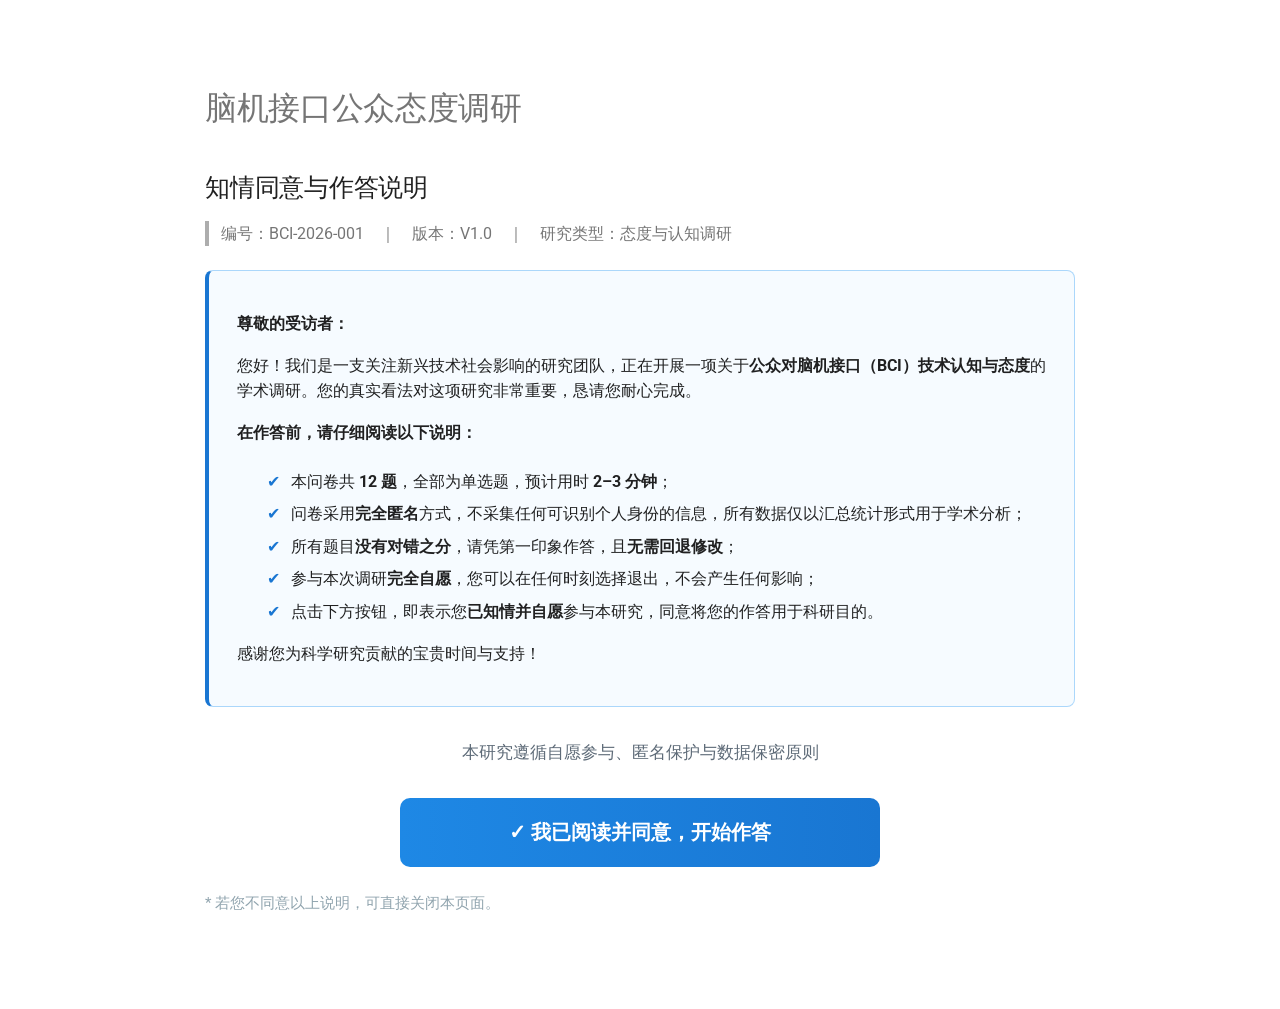
<file: index.html>
<!doctype html>
<html lang="zh" class="no-js">
  <head>
    
      <meta charset="utf-8">
      <meta name="viewport" content="width=device-width,initial-scale=1">
      
      
      
      
      
      
        
      
      
      <link rel="icon" href="assets/images/favicon.png">
      <meta name="generator" content="mkdocs-1.6.1, mkdocs-material-9.7.7">
    
    
      
        <title>脑机接口公众态度调研</title>
      
    
    
      <link rel="stylesheet" href="assets/stylesheets/main.ec1eaa64.min.css">
      
        
        <link rel="stylesheet" href="assets/stylesheets/palette.ab4e12ef.min.css">
      
      


    
    
      
    
    
      
        
        
        <link rel="preconnect" href="https://fonts.gstatic.com" crossorigin>
        <link rel="stylesheet" href="https://fonts.googleapis.com/css?family=Roboto:300,300i,400,400i,700,700i%7CRoboto+Mono:400,400i,700,700i&display=fallback">
        <style>:root{--md-text-font:"Roboto";--md-code-font:"Roboto Mono"}</style>
      
    
    
      <link rel="stylesheet" href="stylesheets/extra.css">
    
      <link rel="stylesheet" href="stylesheets/birthday.css">
    
    <script>__md_scope=new URL(".",location),__md_hash=e=>[...e].reduce(((e,_)=>(e<<5)-e+_.charCodeAt(0)),0),__md_get=(e,_=localStorage,t=__md_scope)=>JSON.parse(_.getItem(t.pathname+"."+e)),__md_set=(e,_,t=localStorage,a=__md_scope)=>{try{t.setItem(a.pathname+"."+e,JSON.stringify(_))}catch(e){}}</script>
    
      

    
    
  </head>
  
  
    
    
    
    
    
    <body dir="ltr" data-md-color-scheme="default" data-md-color-primary="blue" data-md-color-accent="cyan">
  
    
    <input class="md-toggle" data-md-toggle="drawer" type="checkbox" id="__drawer" autocomplete="off">
    <input class="md-toggle" data-md-toggle="search" type="checkbox" id="__search" autocomplete="off">
    <label class="md-overlay" for="__drawer"></label>
    <div data-md-component="skip">
      
        
        <a href="#_1" class="md-skip">
          跳转至
        </a>
      
    </div>
    <div data-md-component="announce">
      
    </div>
    
    
      

  

<header class="md-header md-header--shadow" data-md-component="header">
  <nav class="md-header__inner md-grid" aria-label="页眉">
    <a href="." title="脑机接口公众态度调研" class="md-header__button md-logo" aria-label="脑机接口公众态度调研" data-md-component="logo">
      
  
  <svg xmlns="http://www.w3.org/2000/svg" viewBox="0 0 24 24"><path d="M12 8a3 3 0 0 0 3-3 3 3 0 0 0-3-3 3 3 0 0 0-3 3 3 3 0 0 0 3 3m0 3.54C9.64 9.35 6.5 8 3 8v11c3.5 0 6.64 1.35 9 3.54 2.36-2.19 5.5-3.54 9-3.54V8c-3.5 0-6.64 1.35-9 3.54"/></svg>

    </a>
    <label class="md-header__button md-icon" for="__drawer">
      
      <svg xmlns="http://www.w3.org/2000/svg" viewBox="0 0 24 24"><path d="M3 6h18v2H3zm0 5h18v2H3zm0 5h18v2H3z"/></svg>
    </label>
    <div class="md-header__title" data-md-component="header-title">
      <div class="md-header__ellipsis">
        <div class="md-header__topic">
          <span class="md-ellipsis">
            脑机接口公众态度调研
          </span>
        </div>
        <div class="md-header__topic" data-md-component="header-topic">
          <span class="md-ellipsis">
            
              调研说明
            
          </span>
        </div>
      </div>
    </div>
    
      
    
    
    
    
      
      
        <label class="md-header__button md-icon" for="__search">
          
          <svg xmlns="http://www.w3.org/2000/svg" viewBox="0 0 24 24"><path d="M9.5 3A6.5 6.5 0 0 1 16 9.5c0 1.61-.59 3.09-1.56 4.23l.27.27h.79l5 5-1.5 1.5-5-5v-.79l-.27-.27A6.52 6.52 0 0 1 9.5 16 6.5 6.5 0 0 1 3 9.5 6.5 6.5 0 0 1 9.5 3m0 2C7 5 5 7 5 9.5S7 14 9.5 14 14 12 14 9.5 12 5 9.5 5"/></svg>
        </label>
        <div class="md-search" data-md-component="search" role="dialog">
  <label class="md-search__overlay" for="__search"></label>
  <div class="md-search__inner" role="search">
    <form class="md-search__form" name="search">
      <input type="text" class="md-search__input" name="query" aria-label="搜索" placeholder="搜索" autocapitalize="off" autocorrect="off" autocomplete="off" spellcheck="false" data-md-component="search-query" required>
      <label class="md-search__icon md-icon" for="__search">
        
        <svg xmlns="http://www.w3.org/2000/svg" viewBox="0 0 24 24"><path d="M9.5 3A6.5 6.5 0 0 1 16 9.5c0 1.61-.59 3.09-1.56 4.23l.27.27h.79l5 5-1.5 1.5-5-5v-.79l-.27-.27A6.52 6.52 0 0 1 9.5 16 6.5 6.5 0 0 1 3 9.5 6.5 6.5 0 0 1 9.5 3m0 2C7 5 5 7 5 9.5S7 14 9.5 14 14 12 14 9.5 12 5 9.5 5"/></svg>
        
        <svg xmlns="http://www.w3.org/2000/svg" viewBox="0 0 24 24"><path d="M20 11v2H8l5.5 5.5-1.42 1.42L4.16 12l7.92-7.92L13.5 5.5 8 11z"/></svg>
      </label>
      <nav class="md-search__options" aria-label="查找">
        
        <button type="reset" class="md-search__icon md-icon" title="清空当前内容" aria-label="清空当前内容" tabindex="-1">
          
          <svg xmlns="http://www.w3.org/2000/svg" viewBox="0 0 24 24"><path d="M19 6.41 17.59 5 12 10.59 6.41 5 5 6.41 10.59 12 5 17.59 6.41 19 12 13.41 17.59 19 19 17.59 13.41 12z"/></svg>
        </button>
      </nav>
      
    </form>
    <div class="md-search__output">
      <div class="md-search__scrollwrap" tabindex="0" data-md-scrollfix>
        <div class="md-search-result" data-md-component="search-result">
          <div class="md-search-result__meta">
            正在初始化搜索引擎
          </div>
          <ol class="md-search-result__list" role="presentation"></ol>
        </div>
      </div>
    </div>
  </div>
</div>
      
    
    
  </nav>
  
</header>
    
    <div class="md-container" data-md-component="container">
      
      
        
          
        
      
      <main class="md-main" data-md-component="main">
        <div class="md-main__inner md-grid">
          
            
              
              <div class="md-sidebar md-sidebar--primary" data-md-component="sidebar" data-md-type="navigation" >
                <div class="md-sidebar__scrollwrap">
                  <div class="md-sidebar__inner">
                    



<nav class="md-nav md-nav--primary" aria-label="导航栏" data-md-level="0">
  <label class="md-nav__title" for="__drawer">
    <a href="." title="脑机接口公众态度调研" class="md-nav__button md-logo" aria-label="脑机接口公众态度调研" data-md-component="logo">
      
  
  <svg xmlns="http://www.w3.org/2000/svg" viewBox="0 0 24 24"><path d="M12 8a3 3 0 0 0 3-3 3 3 0 0 0-3-3 3 3 0 0 0-3 3 3 3 0 0 0 3 3m0 3.54C9.64 9.35 6.5 8 3 8v11c3.5 0 6.64 1.35 9 3.54 2.36-2.19 5.5-3.54 9-3.54V8c-3.5 0-6.64 1.35-9 3.54"/></svg>

    </a>
    脑机接口公众态度调研
  </label>
  
  <ul class="md-nav__list" data-md-scrollfix>
    
      
      
  
  
    
  
  
  
    <li class="md-nav__item md-nav__item--active">
      
      <input class="md-nav__toggle md-toggle" type="checkbox" id="__toc">
      
      
        
      
      
        <label class="md-nav__link md-nav__link--active" for="__toc">
          
  
  
  <span class="md-ellipsis">
    
  
    调研说明
  

    
  </span>
  
  

          <span class="md-nav__icon md-icon"></span>
        </label>
      
      <a href="." class="md-nav__link md-nav__link--active">
        
  
  
  <span class="md-ellipsis">
    
  
    调研说明
  

    
  </span>
  
  

      </a>
      
        

<nav class="md-nav md-nav--secondary" aria-label="目录">
  
  
  
    
  
  
    <label class="md-nav__title" for="__toc">
      <span class="md-nav__icon md-icon"></span>
      目录
    </label>
    <ul class="md-nav__list" data-md-component="toc" data-md-scrollfix>
      
        <li class="md-nav__item">
  <a href="#_2" class="md-nav__link">
    <span class="md-ellipsis">
      
        知情同意与作答说明
      
    </span>
  </a>
  
</li>
      
    </ul>
  
</nav>
      
    </li>
  

    
  </ul>
</nav>
                  </div>
                </div>
              </div>
            
            
              
              <div class="md-sidebar md-sidebar--secondary" data-md-component="sidebar" data-md-type="toc" >
                <div class="md-sidebar__scrollwrap">
                  <div class="md-sidebar__inner">
                    

<nav class="md-nav md-nav--secondary" aria-label="目录">
  
  
  
    
  
  
    <label class="md-nav__title" for="__toc">
      <span class="md-nav__icon md-icon"></span>
      目录
    </label>
    <ul class="md-nav__list" data-md-component="toc" data-md-scrollfix>
      
        <li class="md-nav__item">
  <a href="#_2" class="md-nav__link">
    <span class="md-ellipsis">
      
        知情同意与作答说明
      
    </span>
  </a>
  
</li>
      
    </ul>
  
</nav>
                  </div>
                </div>
              </div>
            
          
          
            <div class="md-content" data-md-component="content">
              
              <article class="md-content__inner md-typeset">
                
                  



<h1 id="_1">脑机接口公众态度调研</h1>
<h2 id="_2">知情同意与作答说明</h2>
<blockquote>
<p>编号：BCI-2026-001　｜　版本：V1.0　｜　研究类型：态度与认知调研</p>
</blockquote>
<div class="consent-box">

<p><strong>尊敬的受访者：</strong></p>

<p>您好！我们是一支关注新兴技术社会影响的研究团队，正在开展一项关于<strong>公众对脑机接口（BCI）技术认知与态度</strong>的学术调研。您的真实看法对这项研究非常重要，恳请您耐心完成。</p>

<p><strong>在作答前，请仔细阅读以下说明：</strong></p>

<ul>
  <li>本问卷共 <strong>12 题</strong>，全部为单选题，预计用时 <strong>2–3 分钟</strong>；</li>
  <li>问卷采用<strong>完全匿名</strong>方式，不采集任何可识别个人身份的信息，所有数据仅以汇总统计形式用于学术分析；</li>
  <li>所有题目<strong>没有对错之分</strong>，请凭第一印象作答，且<strong>无需回退修改</strong>；</li>
  <li>参与本次调研<strong>完全自愿</strong>，您可以在任何时刻选择退出，不会产生任何影响；</li>
  <li>点击下方按钮，即表示您<strong>已知情并自愿</strong>参与本研究，同意将您的作答用于科研目的。</li>
</ul>

<p>感谢您为科学研究贡献的宝贵时间与支持！</p>

</div>

<p style="text-align:center; color:#5e6b78; font-size:0.85rem;">本研究遵循自愿参与、匿名保护与数据保密原则</p>

<p><a class="start-btn" href="participant/">✓ 我已阅读并同意，开始作答</a></p>
<p class="bci-foot">* 若您不同意以上说明，可直接关闭本页面。</p>












                
              </article>
            </div>
          
          
<script>var target=document.getElementById(location.hash.slice(1));target&&target.name&&(target.checked=target.name.startsWith("__tabbed_"))</script>
        </div>
        
      </main>
      
        <footer class="md-footer">
  
  <div class="md-footer-meta md-typeset">
    <div class="md-footer-meta__inner md-grid">
      <div class="md-copyright">
  
  
    Made with
    <a href="https://squidfunk.github.io/mkdocs-material/" target="_blank" rel="noopener">
      Material for MkDocs
    </a>
  
</div>
      
    </div>
  </div>
</footer>
      
    </div>
    <div class="md-dialog" data-md-component="dialog">
      <div class="md-dialog__inner md-typeset"></div>
    </div>
    
    
    
      
      
      <script id="__config" type="application/json">{"annotate": null, "base": ".", "features": [], "search": "assets/javascripts/workers/search.2c215733.min.js", "tags": null, "translations": {"clipboard.copied": "\u5df2\u590d\u5236", "clipboard.copy": "\u590d\u5236", "search.result.more.one": "\u5728\u8be5\u9875\u4e0a\u8fd8\u6709 1 \u4e2a\u7b26\u5408\u6761\u4ef6\u7684\u7ed3\u679c", "search.result.more.other": "\u5728\u8be5\u9875\u4e0a\u8fd8\u6709 # \u4e2a\u7b26\u5408\u6761\u4ef6\u7684\u7ed3\u679c", "search.result.none": "\u6ca1\u6709\u627e\u5230\u7b26\u5408\u6761\u4ef6\u7684\u7ed3\u679c", "search.result.one": "\u627e\u5230 1 \u4e2a\u7b26\u5408\u6761\u4ef6\u7684\u7ed3\u679c", "search.result.other": "# \u4e2a\u7b26\u5408\u6761\u4ef6\u7684\u7ed3\u679c", "search.result.placeholder": "\u952e\u5165\u4ee5\u5f00\u59cb\u641c\u7d22", "search.result.term.missing": "\u7f3a\u5c11", "select.version": "\u9009\u62e9\u5f53\u524d\u7248\u672c"}, "version": null}</script>
    
    
      <script src="assets/javascripts/bundle.d7400e89.min.js"></script>
      
    
  </body>
</html>
</file>
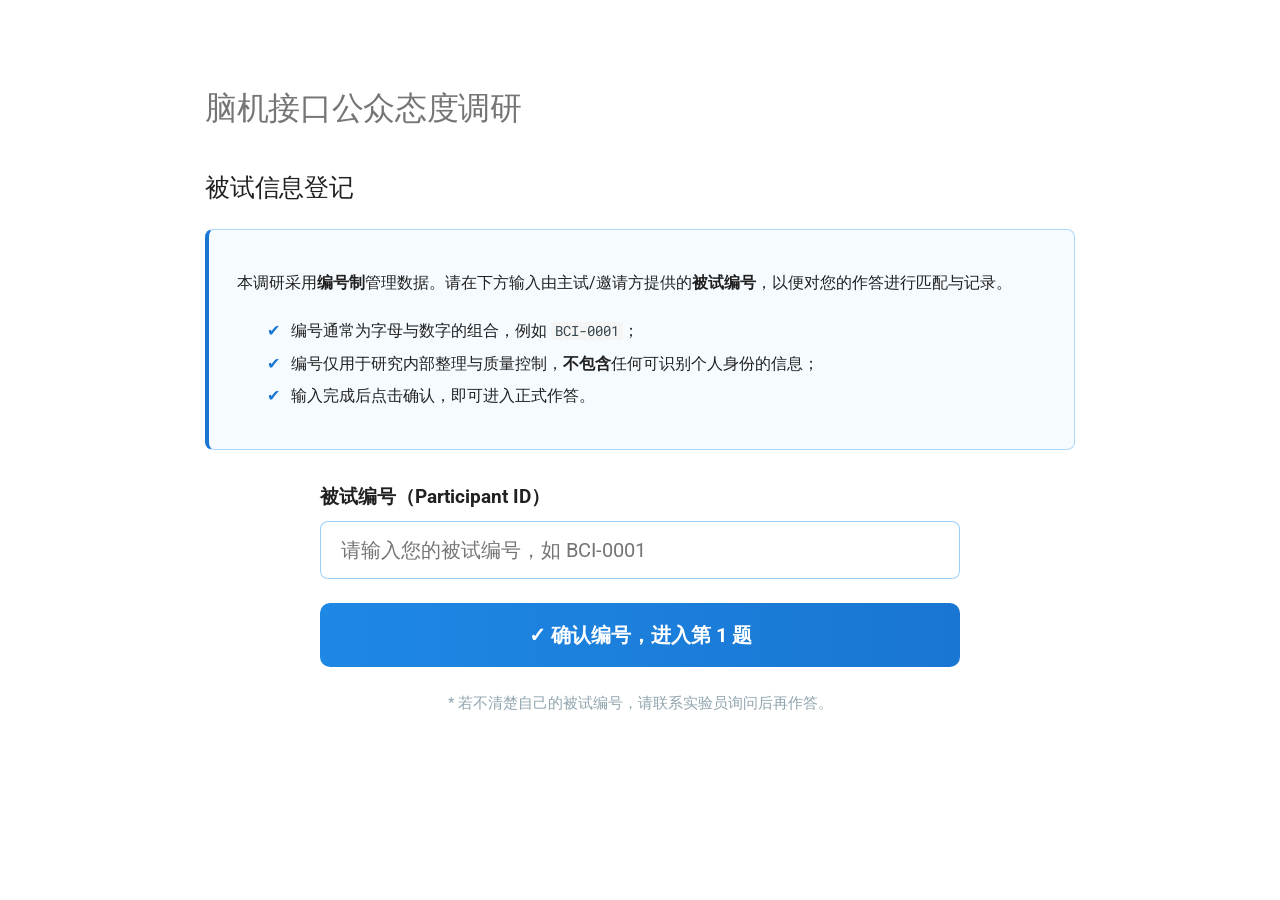
<file: participant/index.html>
<!doctype html>
<html lang="zh" class="no-js">
  <head>
    
      <meta charset="utf-8">
      <meta name="viewport" content="width=device-width,initial-scale=1">
      
      
      
      
      
      
        
      
      
      <link rel="icon" href="../assets/images/favicon.png">
      <meta name="generator" content="mkdocs-1.6.1, mkdocs-material-9.7.7">
    
    
      
        <title>脑机接口公众态度调研 - 脑机接口公众态度调研</title>
      
    
    
      <link rel="stylesheet" href="../assets/stylesheets/main.ec1eaa64.min.css">
      
        
        <link rel="stylesheet" href="../assets/stylesheets/palette.ab4e12ef.min.css">
      
      


    
    
      
    
    
      
        
        
        <link rel="preconnect" href="https://fonts.gstatic.com" crossorigin>
        <link rel="stylesheet" href="https://fonts.googleapis.com/css?family=Roboto:300,300i,400,400i,700,700i%7CRoboto+Mono:400,400i,700,700i&display=fallback">
        <style>:root{--md-text-font:"Roboto";--md-code-font:"Roboto Mono"}</style>
      
    
    
      <link rel="stylesheet" href="../stylesheets/extra.css">
    
      <link rel="stylesheet" href="../stylesheets/birthday.css">
    
    <script>__md_scope=new URL("..",location),__md_hash=e=>[...e].reduce(((e,_)=>(e<<5)-e+_.charCodeAt(0)),0),__md_get=(e,_=localStorage,t=__md_scope)=>JSON.parse(_.getItem(t.pathname+"."+e)),__md_set=(e,_,t=localStorage,a=__md_scope)=>{try{t.setItem(a.pathname+"."+e,JSON.stringify(_))}catch(e){}}</script>
    
      

    
    
  </head>
  
  
    
    
    
    
    
    <body dir="ltr" data-md-color-scheme="default" data-md-color-primary="blue" data-md-color-accent="cyan">
  
    
    <input class="md-toggle" data-md-toggle="drawer" type="checkbox" id="__drawer" autocomplete="off">
    <input class="md-toggle" data-md-toggle="search" type="checkbox" id="__search" autocomplete="off">
    <label class="md-overlay" for="__drawer"></label>
    <div data-md-component="skip">
      
        
        <a href="#_1" class="md-skip">
          跳转至
        </a>
      
    </div>
    <div data-md-component="announce">
      
    </div>
    
    
      

  

<header class="md-header md-header--shadow" data-md-component="header">
  <nav class="md-header__inner md-grid" aria-label="页眉">
    <a href=".." title="脑机接口公众态度调研" class="md-header__button md-logo" aria-label="脑机接口公众态度调研" data-md-component="logo">
      
  
  <svg xmlns="http://www.w3.org/2000/svg" viewBox="0 0 24 24"><path d="M12 8a3 3 0 0 0 3-3 3 3 0 0 0-3-3 3 3 0 0 0-3 3 3 3 0 0 0 3 3m0 3.54C9.64 9.35 6.5 8 3 8v11c3.5 0 6.64 1.35 9 3.54 2.36-2.19 5.5-3.54 9-3.54V8c-3.5 0-6.64 1.35-9 3.54"/></svg>

    </a>
    <label class="md-header__button md-icon" for="__drawer">
      
      <svg xmlns="http://www.w3.org/2000/svg" viewBox="0 0 24 24"><path d="M3 6h18v2H3zm0 5h18v2H3zm0 5h18v2H3z"/></svg>
    </label>
    <div class="md-header__title" data-md-component="header-title">
      <div class="md-header__ellipsis">
        <div class="md-header__topic">
          <span class="md-ellipsis">
            脑机接口公众态度调研
          </span>
        </div>
        <div class="md-header__topic" data-md-component="header-topic">
          <span class="md-ellipsis">
            
              脑机接口公众态度调研
            
          </span>
        </div>
      </div>
    </div>
    
      
    
    
    
    
      
      
        <label class="md-header__button md-icon" for="__search">
          
          <svg xmlns="http://www.w3.org/2000/svg" viewBox="0 0 24 24"><path d="M9.5 3A6.5 6.5 0 0 1 16 9.5c0 1.61-.59 3.09-1.56 4.23l.27.27h.79l5 5-1.5 1.5-5-5v-.79l-.27-.27A6.52 6.52 0 0 1 9.5 16 6.5 6.5 0 0 1 3 9.5 6.5 6.5 0 0 1 9.5 3m0 2C7 5 5 7 5 9.5S7 14 9.5 14 14 12 14 9.5 12 5 9.5 5"/></svg>
        </label>
        <div class="md-search" data-md-component="search" role="dialog">
  <label class="md-search__overlay" for="__search"></label>
  <div class="md-search__inner" role="search">
    <form class="md-search__form" name="search">
      <input type="text" class="md-search__input" name="query" aria-label="搜索" placeholder="搜索" autocapitalize="off" autocorrect="off" autocomplete="off" spellcheck="false" data-md-component="search-query" required>
      <label class="md-search__icon md-icon" for="__search">
        
        <svg xmlns="http://www.w3.org/2000/svg" viewBox="0 0 24 24"><path d="M9.5 3A6.5 6.5 0 0 1 16 9.5c0 1.61-.59 3.09-1.56 4.23l.27.27h.79l5 5-1.5 1.5-5-5v-.79l-.27-.27A6.52 6.52 0 0 1 9.5 16 6.5 6.5 0 0 1 3 9.5 6.5 6.5 0 0 1 9.5 3m0 2C7 5 5 7 5 9.5S7 14 9.5 14 14 12 14 9.5 12 5 9.5 5"/></svg>
        
        <svg xmlns="http://www.w3.org/2000/svg" viewBox="0 0 24 24"><path d="M20 11v2H8l5.5 5.5-1.42 1.42L4.16 12l7.92-7.92L13.5 5.5 8 11z"/></svg>
      </label>
      <nav class="md-search__options" aria-label="查找">
        
        <button type="reset" class="md-search__icon md-icon" title="清空当前内容" aria-label="清空当前内容" tabindex="-1">
          
          <svg xmlns="http://www.w3.org/2000/svg" viewBox="0 0 24 24"><path d="M19 6.41 17.59 5 12 10.59 6.41 5 5 6.41 10.59 12 5 17.59 6.41 19 12 13.41 17.59 19 19 17.59 13.41 12z"/></svg>
        </button>
      </nav>
      
    </form>
    <div class="md-search__output">
      <div class="md-search__scrollwrap" tabindex="0" data-md-scrollfix>
        <div class="md-search-result" data-md-component="search-result">
          <div class="md-search-result__meta">
            正在初始化搜索引擎
          </div>
          <ol class="md-search-result__list" role="presentation"></ol>
        </div>
      </div>
    </div>
  </div>
</div>
      
    
    
  </nav>
  
</header>
    
    <div class="md-container" data-md-component="container">
      
      
        
          
        
      
      <main class="md-main" data-md-component="main">
        <div class="md-main__inner md-grid">
          
            
              
              <div class="md-sidebar md-sidebar--primary" data-md-component="sidebar" data-md-type="navigation" >
                <div class="md-sidebar__scrollwrap">
                  <div class="md-sidebar__inner">
                    



<nav class="md-nav md-nav--primary" aria-label="导航栏" data-md-level="0">
  <label class="md-nav__title" for="__drawer">
    <a href=".." title="脑机接口公众态度调研" class="md-nav__button md-logo" aria-label="脑机接口公众态度调研" data-md-component="logo">
      
  
  <svg xmlns="http://www.w3.org/2000/svg" viewBox="0 0 24 24"><path d="M12 8a3 3 0 0 0 3-3 3 3 0 0 0-3-3 3 3 0 0 0-3 3 3 3 0 0 0 3 3m0 3.54C9.64 9.35 6.5 8 3 8v11c3.5 0 6.64 1.35 9 3.54 2.36-2.19 5.5-3.54 9-3.54V8c-3.5 0-6.64 1.35-9 3.54"/></svg>

    </a>
    脑机接口公众态度调研
  </label>
  
  <ul class="md-nav__list" data-md-scrollfix>
    
      
      
  
  
  
  
    <li class="md-nav__item">
      <a href=".." class="md-nav__link">
        
  
  
  <span class="md-ellipsis">
    
  
    调研说明
  

    
  </span>
  
  

      </a>
    </li>
  

    
  </ul>
</nav>
                  </div>
                </div>
              </div>
            
            
              
              <div class="md-sidebar md-sidebar--secondary" data-md-component="sidebar" data-md-type="toc" >
                <div class="md-sidebar__scrollwrap">
                  <div class="md-sidebar__inner">
                    

<nav class="md-nav md-nav--secondary" aria-label="目录">
  
  
  
    
  
  
    <label class="md-nav__title" for="__toc">
      <span class="md-nav__icon md-icon"></span>
      目录
    </label>
    <ul class="md-nav__list" data-md-component="toc" data-md-scrollfix>
      
        <li class="md-nav__item">
  <a href="#_2" class="md-nav__link">
    <span class="md-ellipsis">
      
        被试信息登记
      
    </span>
  </a>
  
</li>
      
    </ul>
  
</nav>
                  </div>
                </div>
              </div>
            
          
          
            <div class="md-content" data-md-component="content">
              
              <article class="md-content__inner md-typeset">
                
                  



<h1 id="_1">脑机接口公众态度调研</h1>
<h2 id="_2">被试信息登记</h2>
<div class="consent-box">

<p>本调研采用<strong>编号制</strong>管理数据。请在下方输入由主试/邀请方提供的<strong>被试编号</strong>，以便对您的作答进行匹配与记录。</p>

<ul>
  <li>编号通常为字母与数字的组合，例如 <code>BCI-0001</code>；</li>
  <li>编号仅用于研究内部整理与质量控制，<strong>不包含</strong>任何可识别个人身份的信息；</li>
  <li>输入完成后点击确认，即可进入正式作答。</li>
</ul>

</div>

<form class="survey-form" action="../question1/" method="get">
  <label for="pid">被试编号（Participant ID）</label>
  <input type="text" id="pid" name="pid" placeholder="请输入您的被试编号，如 BCI-0001" required>
  <button type="submit" class="submit-btn">✓ 确认编号，进入第 1 题</button>
</form>

<p class="bci-foot" style="text-align:center;">* 若不清楚自己的被试编号，请联系实验员询问后再作答。</p>












                
              </article>
            </div>
          
          
<script>var target=document.getElementById(location.hash.slice(1));target&&target.name&&(target.checked=target.name.startsWith("__tabbed_"))</script>
        </div>
        
      </main>
      
        <footer class="md-footer">
  
  <div class="md-footer-meta md-typeset">
    <div class="md-footer-meta__inner md-grid">
      <div class="md-copyright">
  
  
    Made with
    <a href="https://squidfunk.github.io/mkdocs-material/" target="_blank" rel="noopener">
      Material for MkDocs
    </a>
  
</div>
      
    </div>
  </div>
</footer>
      
    </div>
    <div class="md-dialog" data-md-component="dialog">
      <div class="md-dialog__inner md-typeset"></div>
    </div>
    
    
    
      
      
      <script id="__config" type="application/json">{"annotate": null, "base": "..", "features": [], "search": "../assets/javascripts/workers/search.2c215733.min.js", "tags": null, "translations": {"clipboard.copied": "\u5df2\u590d\u5236", "clipboard.copy": "\u590d\u5236", "search.result.more.one": "\u5728\u8be5\u9875\u4e0a\u8fd8\u6709 1 \u4e2a\u7b26\u5408\u6761\u4ef6\u7684\u7ed3\u679c", "search.result.more.other": "\u5728\u8be5\u9875\u4e0a\u8fd8\u6709 # \u4e2a\u7b26\u5408\u6761\u4ef6\u7684\u7ed3\u679c", "search.result.none": "\u6ca1\u6709\u627e\u5230\u7b26\u5408\u6761\u4ef6\u7684\u7ed3\u679c", "search.result.one": "\u627e\u5230 1 \u4e2a\u7b26\u5408\u6761\u4ef6\u7684\u7ed3\u679c", "search.result.other": "# \u4e2a\u7b26\u5408\u6761\u4ef6\u7684\u7ed3\u679c", "search.result.placeholder": "\u952e\u5165\u4ee5\u5f00\u59cb\u641c\u7d22", "search.result.term.missing": "\u7f3a\u5c11", "select.version": "\u9009\u62e9\u5f53\u524d\u7248\u672c"}, "version": null}</script>
    
    
      <script src="../assets/javascripts/bundle.d7400e89.min.js"></script>
      
    
  </body>
</html>
</file>
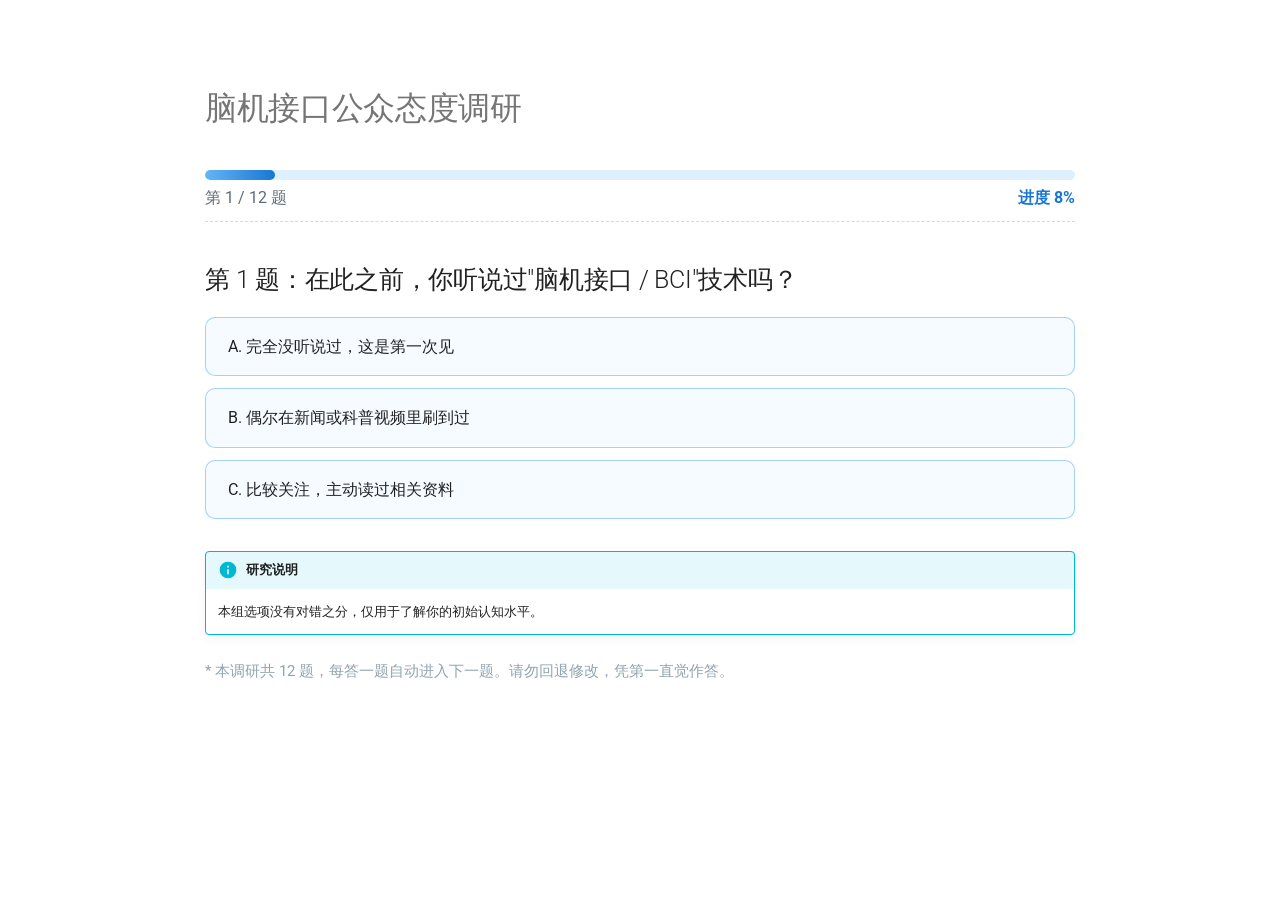
<file: question1/index.html>
<!doctype html>
<html lang="zh" class="no-js">
  <head>
    
      <meta charset="utf-8">
      <meta name="viewport" content="width=device-width,initial-scale=1">
      
      
      
      
      
      
        
      
      
      <link rel="icon" href="../assets/images/favicon.png">
      <meta name="generator" content="mkdocs-1.6.1, mkdocs-material-9.7.7">
    
    
      
        <title>脑机接口公众态度调研 - 脑机接口公众态度调研</title>
      
    
    
      <link rel="stylesheet" href="../assets/stylesheets/main.ec1eaa64.min.css">
      
        
        <link rel="stylesheet" href="../assets/stylesheets/palette.ab4e12ef.min.css">
      
      


    
    
      
    
    
      
        
        
        <link rel="preconnect" href="https://fonts.gstatic.com" crossorigin>
        <link rel="stylesheet" href="https://fonts.googleapis.com/css?family=Roboto:300,300i,400,400i,700,700i%7CRoboto+Mono:400,400i,700,700i&display=fallback">
        <style>:root{--md-text-font:"Roboto";--md-code-font:"Roboto Mono"}</style>
      
    
    
      <link rel="stylesheet" href="../stylesheets/extra.css">
    
      <link rel="stylesheet" href="../stylesheets/birthday.css">
    
    <script>__md_scope=new URL("..",location),__md_hash=e=>[...e].reduce(((e,_)=>(e<<5)-e+_.charCodeAt(0)),0),__md_get=(e,_=localStorage,t=__md_scope)=>JSON.parse(_.getItem(t.pathname+"."+e)),__md_set=(e,_,t=localStorage,a=__md_scope)=>{try{t.setItem(a.pathname+"."+e,JSON.stringify(_))}catch(e){}}</script>
    
      

    
    
  </head>
  
  
    
    
    
    
    
    <body dir="ltr" data-md-color-scheme="default" data-md-color-primary="blue" data-md-color-accent="cyan">
  
    
    <input class="md-toggle" data-md-toggle="drawer" type="checkbox" id="__drawer" autocomplete="off">
    <input class="md-toggle" data-md-toggle="search" type="checkbox" id="__search" autocomplete="off">
    <label class="md-overlay" for="__drawer"></label>
    <div data-md-component="skip">
      
        
        <a href="#_1" class="md-skip">
          跳转至
        </a>
      
    </div>
    <div data-md-component="announce">
      
    </div>
    
    
      

  

<header class="md-header md-header--shadow" data-md-component="header">
  <nav class="md-header__inner md-grid" aria-label="页眉">
    <a href=".." title="脑机接口公众态度调研" class="md-header__button md-logo" aria-label="脑机接口公众态度调研" data-md-component="logo">
      
  
  <svg xmlns="http://www.w3.org/2000/svg" viewBox="0 0 24 24"><path d="M12 8a3 3 0 0 0 3-3 3 3 0 0 0-3-3 3 3 0 0 0-3 3 3 3 0 0 0 3 3m0 3.54C9.64 9.35 6.5 8 3 8v11c3.5 0 6.64 1.35 9 3.54 2.36-2.19 5.5-3.54 9-3.54V8c-3.5 0-6.64 1.35-9 3.54"/></svg>

    </a>
    <label class="md-header__button md-icon" for="__drawer">
      
      <svg xmlns="http://www.w3.org/2000/svg" viewBox="0 0 24 24"><path d="M3 6h18v2H3zm0 5h18v2H3zm0 5h18v2H3z"/></svg>
    </label>
    <div class="md-header__title" data-md-component="header-title">
      <div class="md-header__ellipsis">
        <div class="md-header__topic">
          <span class="md-ellipsis">
            脑机接口公众态度调研
          </span>
        </div>
        <div class="md-header__topic" data-md-component="header-topic">
          <span class="md-ellipsis">
            
              脑机接口公众态度调研
            
          </span>
        </div>
      </div>
    </div>
    
      
    
    
    
    
      
      
        <label class="md-header__button md-icon" for="__search">
          
          <svg xmlns="http://www.w3.org/2000/svg" viewBox="0 0 24 24"><path d="M9.5 3A6.5 6.5 0 0 1 16 9.5c0 1.61-.59 3.09-1.56 4.23l.27.27h.79l5 5-1.5 1.5-5-5v-.79l-.27-.27A6.52 6.52 0 0 1 9.5 16 6.5 6.5 0 0 1 3 9.5 6.5 6.5 0 0 1 9.5 3m0 2C7 5 5 7 5 9.5S7 14 9.5 14 14 12 14 9.5 12 5 9.5 5"/></svg>
        </label>
        <div class="md-search" data-md-component="search" role="dialog">
  <label class="md-search__overlay" for="__search"></label>
  <div class="md-search__inner" role="search">
    <form class="md-search__form" name="search">
      <input type="text" class="md-search__input" name="query" aria-label="搜索" placeholder="搜索" autocapitalize="off" autocorrect="off" autocomplete="off" spellcheck="false" data-md-component="search-query" required>
      <label class="md-search__icon md-icon" for="__search">
        
        <svg xmlns="http://www.w3.org/2000/svg" viewBox="0 0 24 24"><path d="M9.5 3A6.5 6.5 0 0 1 16 9.5c0 1.61-.59 3.09-1.56 4.23l.27.27h.79l5 5-1.5 1.5-5-5v-.79l-.27-.27A6.52 6.52 0 0 1 9.5 16 6.5 6.5 0 0 1 3 9.5 6.5 6.5 0 0 1 9.5 3m0 2C7 5 5 7 5 9.5S7 14 9.5 14 14 12 14 9.5 12 5 9.5 5"/></svg>
        
        <svg xmlns="http://www.w3.org/2000/svg" viewBox="0 0 24 24"><path d="M20 11v2H8l5.5 5.5-1.42 1.42L4.16 12l7.92-7.92L13.5 5.5 8 11z"/></svg>
      </label>
      <nav class="md-search__options" aria-label="查找">
        
        <button type="reset" class="md-search__icon md-icon" title="清空当前内容" aria-label="清空当前内容" tabindex="-1">
          
          <svg xmlns="http://www.w3.org/2000/svg" viewBox="0 0 24 24"><path d="M19 6.41 17.59 5 12 10.59 6.41 5 5 6.41 10.59 12 5 17.59 6.41 19 12 13.41 17.59 19 19 17.59 13.41 12z"/></svg>
        </button>
      </nav>
      
    </form>
    <div class="md-search__output">
      <div class="md-search__scrollwrap" tabindex="0" data-md-scrollfix>
        <div class="md-search-result" data-md-component="search-result">
          <div class="md-search-result__meta">
            正在初始化搜索引擎
          </div>
          <ol class="md-search-result__list" role="presentation"></ol>
        </div>
      </div>
    </div>
  </div>
</div>
      
    
    
  </nav>
  
</header>
    
    <div class="md-container" data-md-component="container">
      
      
        
          
        
      
      <main class="md-main" data-md-component="main">
        <div class="md-main__inner md-grid">
          
            
              
              <div class="md-sidebar md-sidebar--primary" data-md-component="sidebar" data-md-type="navigation" >
                <div class="md-sidebar__scrollwrap">
                  <div class="md-sidebar__inner">
                    



<nav class="md-nav md-nav--primary" aria-label="导航栏" data-md-level="0">
  <label class="md-nav__title" for="__drawer">
    <a href=".." title="脑机接口公众态度调研" class="md-nav__button md-logo" aria-label="脑机接口公众态度调研" data-md-component="logo">
      
  
  <svg xmlns="http://www.w3.org/2000/svg" viewBox="0 0 24 24"><path d="M12 8a3 3 0 0 0 3-3 3 3 0 0 0-3-3 3 3 0 0 0-3 3 3 3 0 0 0 3 3m0 3.54C9.64 9.35 6.5 8 3 8v11c3.5 0 6.64 1.35 9 3.54 2.36-2.19 5.5-3.54 9-3.54V8c-3.5 0-6.64 1.35-9 3.54"/></svg>

    </a>
    脑机接口公众态度调研
  </label>
  
  <ul class="md-nav__list" data-md-scrollfix>
    
      
      
  
  
  
  
    <li class="md-nav__item">
      <a href=".." class="md-nav__link">
        
  
  
  <span class="md-ellipsis">
    
  
    调研说明
  

    
  </span>
  
  

      </a>
    </li>
  

    
  </ul>
</nav>
                  </div>
                </div>
              </div>
            
            
              
              <div class="md-sidebar md-sidebar--secondary" data-md-component="sidebar" data-md-type="toc" >
                <div class="md-sidebar__scrollwrap">
                  <div class="md-sidebar__inner">
                    

<nav class="md-nav md-nav--secondary" aria-label="目录">
  
  
  
    
  
  
    <label class="md-nav__title" for="__toc">
      <span class="md-nav__icon md-icon"></span>
      目录
    </label>
    <ul class="md-nav__list" data-md-component="toc" data-md-scrollfix>
      
        <li class="md-nav__item">
  <a href="#1-bci" class="md-nav__link">
    <span class="md-ellipsis">
      
        第 1 题：在此之前，你听说过"脑机接口 / BCI"技术吗？
      
    </span>
  </a>
  
</li>
      
    </ul>
  
</nav>
                  </div>
                </div>
              </div>
            
          
          
            <div class="md-content" data-md-component="content">
              
              <article class="md-content__inner md-typeset">
                
                  



<h1 id="_1">脑机接口公众态度调研</h1>
<div class="bci-progress"><div style="width: 8%"></div></div>
<div class="bci-meta"><span>第 1 / 12 题</span><span><b class="bci-note">进度 8%</b></span></div>

<h2 id="1-bci">第 1 题：在此之前，你听说过"脑机接口 / BCI"技术吗？</h2>
<ul class="bci-opts">
  <li><a href="../question2/">A. 完全没听说过，这是第一次见</a></li>
  <li><a href="../question2/">B. 偶尔在新闻或科普视频里刷到过</a></li>
  <li><a href="../question2/">C. 比较关注，主动读过相关资料</a></li>
</ul>

<div class="admonition info">
<p class="admonition-title">研究说明</p>
<p>本组选项没有对错之分，仅用于了解你的初始认知水平。</p>
</div>
<p class="bci-foot">* 本调研共 12 题，每答一题自动进入下一题。请勿回退修改，凭第一直觉作答。</p>












                
              </article>
            </div>
          
          
<script>var target=document.getElementById(location.hash.slice(1));target&&target.name&&(target.checked=target.name.startsWith("__tabbed_"))</script>
        </div>
        
      </main>
      
        <footer class="md-footer">
  
  <div class="md-footer-meta md-typeset">
    <div class="md-footer-meta__inner md-grid">
      <div class="md-copyright">
  
  
    Made with
    <a href="https://squidfunk.github.io/mkdocs-material/" target="_blank" rel="noopener">
      Material for MkDocs
    </a>
  
</div>
      
    </div>
  </div>
</footer>
      
    </div>
    <div class="md-dialog" data-md-component="dialog">
      <div class="md-dialog__inner md-typeset"></div>
    </div>
    
    
    
      
      
      <script id="__config" type="application/json">{"annotate": null, "base": "..", "features": [], "search": "../assets/javascripts/workers/search.2c215733.min.js", "tags": null, "translations": {"clipboard.copied": "\u5df2\u590d\u5236", "clipboard.copy": "\u590d\u5236", "search.result.more.one": "\u5728\u8be5\u9875\u4e0a\u8fd8\u6709 1 \u4e2a\u7b26\u5408\u6761\u4ef6\u7684\u7ed3\u679c", "search.result.more.other": "\u5728\u8be5\u9875\u4e0a\u8fd8\u6709 # \u4e2a\u7b26\u5408\u6761\u4ef6\u7684\u7ed3\u679c", "search.result.none": "\u6ca1\u6709\u627e\u5230\u7b26\u5408\u6761\u4ef6\u7684\u7ed3\u679c", "search.result.one": "\u627e\u5230 1 \u4e2a\u7b26\u5408\u6761\u4ef6\u7684\u7ed3\u679c", "search.result.other": "# \u4e2a\u7b26\u5408\u6761\u4ef6\u7684\u7ed3\u679c", "search.result.placeholder": "\u952e\u5165\u4ee5\u5f00\u59cb\u641c\u7d22", "search.result.term.missing": "\u7f3a\u5c11", "select.version": "\u9009\u62e9\u5f53\u524d\u7248\u672c"}, "version": null}</script>
    
    
      <script src="../assets/javascripts/bundle.d7400e89.min.js"></script>
      
    
  </body>
</html>
</file>
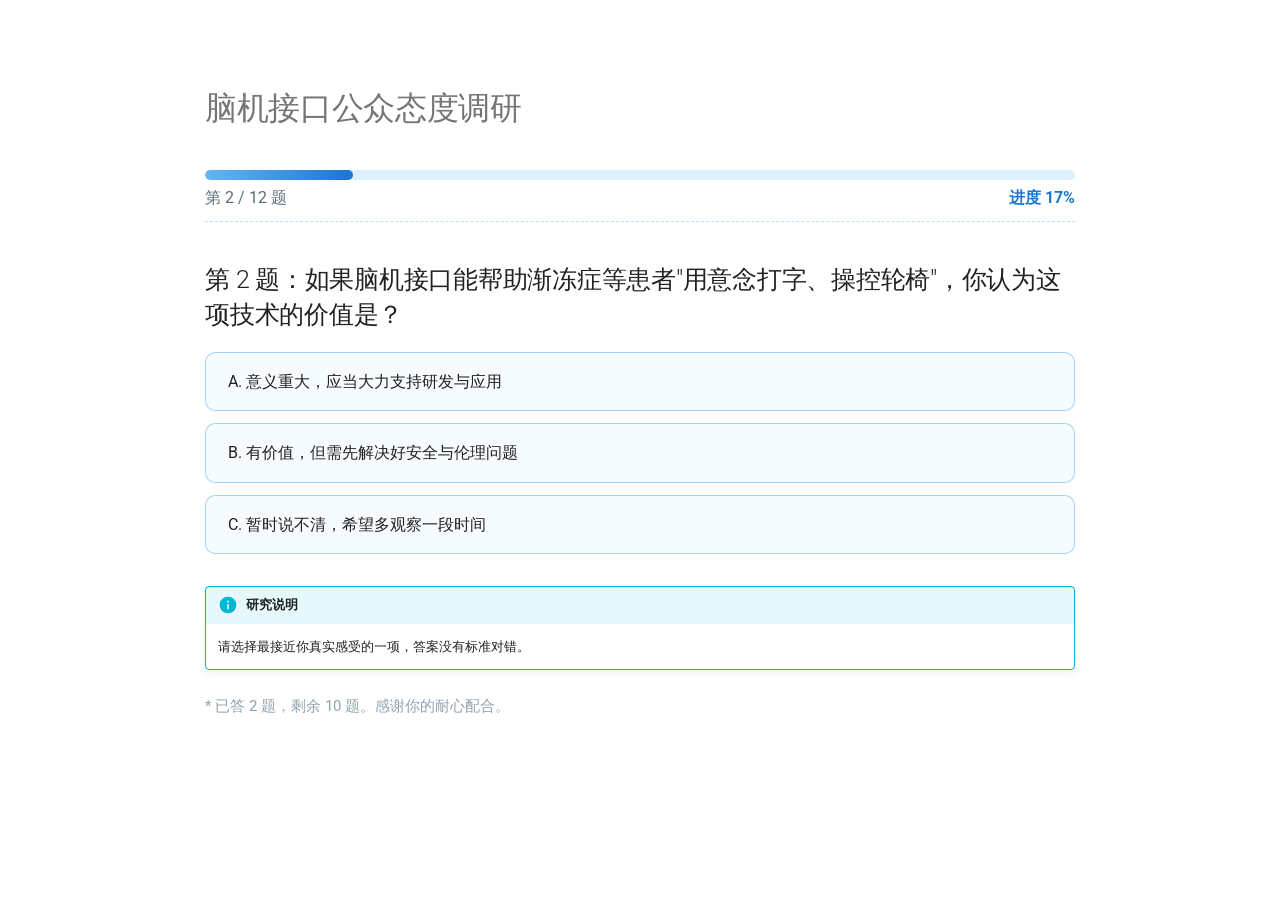
<file: question2/index.html>
<!doctype html>
<html lang="zh" class="no-js">
  <head>
    
      <meta charset="utf-8">
      <meta name="viewport" content="width=device-width,initial-scale=1">
      
      
      
      
      
      
        
      
      
      <link rel="icon" href="../assets/images/favicon.png">
      <meta name="generator" content="mkdocs-1.6.1, mkdocs-material-9.7.7">
    
    
      
        <title>脑机接口公众态度调研 - 脑机接口公众态度调研</title>
      
    
    
      <link rel="stylesheet" href="../assets/stylesheets/main.ec1eaa64.min.css">
      
        
        <link rel="stylesheet" href="../assets/stylesheets/palette.ab4e12ef.min.css">
      
      


    
    
      
    
    
      
        
        
        <link rel="preconnect" href="https://fonts.gstatic.com" crossorigin>
        <link rel="stylesheet" href="https://fonts.googleapis.com/css?family=Roboto:300,300i,400,400i,700,700i%7CRoboto+Mono:400,400i,700,700i&display=fallback">
        <style>:root{--md-text-font:"Roboto";--md-code-font:"Roboto Mono"}</style>
      
    
    
      <link rel="stylesheet" href="../stylesheets/extra.css">
    
      <link rel="stylesheet" href="../stylesheets/birthday.css">
    
    <script>__md_scope=new URL("..",location),__md_hash=e=>[...e].reduce(((e,_)=>(e<<5)-e+_.charCodeAt(0)),0),__md_get=(e,_=localStorage,t=__md_scope)=>JSON.parse(_.getItem(t.pathname+"."+e)),__md_set=(e,_,t=localStorage,a=__md_scope)=>{try{t.setItem(a.pathname+"."+e,JSON.stringify(_))}catch(e){}}</script>
    
      

    
    
  </head>
  
  
    
    
    
    
    
    <body dir="ltr" data-md-color-scheme="default" data-md-color-primary="blue" data-md-color-accent="cyan">
  
    
    <input class="md-toggle" data-md-toggle="drawer" type="checkbox" id="__drawer" autocomplete="off">
    <input class="md-toggle" data-md-toggle="search" type="checkbox" id="__search" autocomplete="off">
    <label class="md-overlay" for="__drawer"></label>
    <div data-md-component="skip">
      
        
        <a href="#_1" class="md-skip">
          跳转至
        </a>
      
    </div>
    <div data-md-component="announce">
      
    </div>
    
    
      

  

<header class="md-header md-header--shadow" data-md-component="header">
  <nav class="md-header__inner md-grid" aria-label="页眉">
    <a href=".." title="脑机接口公众态度调研" class="md-header__button md-logo" aria-label="脑机接口公众态度调研" data-md-component="logo">
      
  
  <svg xmlns="http://www.w3.org/2000/svg" viewBox="0 0 24 24"><path d="M12 8a3 3 0 0 0 3-3 3 3 0 0 0-3-3 3 3 0 0 0-3 3 3 3 0 0 0 3 3m0 3.54C9.64 9.35 6.5 8 3 8v11c3.5 0 6.64 1.35 9 3.54 2.36-2.19 5.5-3.54 9-3.54V8c-3.5 0-6.64 1.35-9 3.54"/></svg>

    </a>
    <label class="md-header__button md-icon" for="__drawer">
      
      <svg xmlns="http://www.w3.org/2000/svg" viewBox="0 0 24 24"><path d="M3 6h18v2H3zm0 5h18v2H3zm0 5h18v2H3z"/></svg>
    </label>
    <div class="md-header__title" data-md-component="header-title">
      <div class="md-header__ellipsis">
        <div class="md-header__topic">
          <span class="md-ellipsis">
            脑机接口公众态度调研
          </span>
        </div>
        <div class="md-header__topic" data-md-component="header-topic">
          <span class="md-ellipsis">
            
              脑机接口公众态度调研
            
          </span>
        </div>
      </div>
    </div>
    
      
    
    
    
    
      
      
        <label class="md-header__button md-icon" for="__search">
          
          <svg xmlns="http://www.w3.org/2000/svg" viewBox="0 0 24 24"><path d="M9.5 3A6.5 6.5 0 0 1 16 9.5c0 1.61-.59 3.09-1.56 4.23l.27.27h.79l5 5-1.5 1.5-5-5v-.79l-.27-.27A6.52 6.52 0 0 1 9.5 16 6.5 6.5 0 0 1 3 9.5 6.5 6.5 0 0 1 9.5 3m0 2C7 5 5 7 5 9.5S7 14 9.5 14 14 12 14 9.5 12 5 9.5 5"/></svg>
        </label>
        <div class="md-search" data-md-component="search" role="dialog">
  <label class="md-search__overlay" for="__search"></label>
  <div class="md-search__inner" role="search">
    <form class="md-search__form" name="search">
      <input type="text" class="md-search__input" name="query" aria-label="搜索" placeholder="搜索" autocapitalize="off" autocorrect="off" autocomplete="off" spellcheck="false" data-md-component="search-query" required>
      <label class="md-search__icon md-icon" for="__search">
        
        <svg xmlns="http://www.w3.org/2000/svg" viewBox="0 0 24 24"><path d="M9.5 3A6.5 6.5 0 0 1 16 9.5c0 1.61-.59 3.09-1.56 4.23l.27.27h.79l5 5-1.5 1.5-5-5v-.79l-.27-.27A6.52 6.52 0 0 1 9.5 16 6.5 6.5 0 0 1 3 9.5 6.5 6.5 0 0 1 9.5 3m0 2C7 5 5 7 5 9.5S7 14 9.5 14 14 12 14 9.5 12 5 9.5 5"/></svg>
        
        <svg xmlns="http://www.w3.org/2000/svg" viewBox="0 0 24 24"><path d="M20 11v2H8l5.5 5.5-1.42 1.42L4.16 12l7.92-7.92L13.5 5.5 8 11z"/></svg>
      </label>
      <nav class="md-search__options" aria-label="查找">
        
        <button type="reset" class="md-search__icon md-icon" title="清空当前内容" aria-label="清空当前内容" tabindex="-1">
          
          <svg xmlns="http://www.w3.org/2000/svg" viewBox="0 0 24 24"><path d="M19 6.41 17.59 5 12 10.59 6.41 5 5 6.41 10.59 12 5 17.59 6.41 19 12 13.41 17.59 19 19 17.59 13.41 12z"/></svg>
        </button>
      </nav>
      
    </form>
    <div class="md-search__output">
      <div class="md-search__scrollwrap" tabindex="0" data-md-scrollfix>
        <div class="md-search-result" data-md-component="search-result">
          <div class="md-search-result__meta">
            正在初始化搜索引擎
          </div>
          <ol class="md-search-result__list" role="presentation"></ol>
        </div>
      </div>
    </div>
  </div>
</div>
      
    
    
  </nav>
  
</header>
    
    <div class="md-container" data-md-component="container">
      
      
        
          
        
      
      <main class="md-main" data-md-component="main">
        <div class="md-main__inner md-grid">
          
            
              
              <div class="md-sidebar md-sidebar--primary" data-md-component="sidebar" data-md-type="navigation" >
                <div class="md-sidebar__scrollwrap">
                  <div class="md-sidebar__inner">
                    



<nav class="md-nav md-nav--primary" aria-label="导航栏" data-md-level="0">
  <label class="md-nav__title" for="__drawer">
    <a href=".." title="脑机接口公众态度调研" class="md-nav__button md-logo" aria-label="脑机接口公众态度调研" data-md-component="logo">
      
  
  <svg xmlns="http://www.w3.org/2000/svg" viewBox="0 0 24 24"><path d="M12 8a3 3 0 0 0 3-3 3 3 0 0 0-3-3 3 3 0 0 0-3 3 3 3 0 0 0 3 3m0 3.54C9.64 9.35 6.5 8 3 8v11c3.5 0 6.64 1.35 9 3.54 2.36-2.19 5.5-3.54 9-3.54V8c-3.5 0-6.64 1.35-9 3.54"/></svg>

    </a>
    脑机接口公众态度调研
  </label>
  
  <ul class="md-nav__list" data-md-scrollfix>
    
      
      
  
  
  
  
    <li class="md-nav__item">
      <a href=".." class="md-nav__link">
        
  
  
  <span class="md-ellipsis">
    
  
    调研说明
  

    
  </span>
  
  

      </a>
    </li>
  

    
  </ul>
</nav>
                  </div>
                </div>
              </div>
            
            
              
              <div class="md-sidebar md-sidebar--secondary" data-md-component="sidebar" data-md-type="toc" >
                <div class="md-sidebar__scrollwrap">
                  <div class="md-sidebar__inner">
                    

<nav class="md-nav md-nav--secondary" aria-label="目录">
  
  
  
    
  
  
    <label class="md-nav__title" for="__toc">
      <span class="md-nav__icon md-icon"></span>
      目录
    </label>
    <ul class="md-nav__list" data-md-component="toc" data-md-scrollfix>
      
        <li class="md-nav__item">
  <a href="#2" class="md-nav__link">
    <span class="md-ellipsis">
      
        第 2 题：如果脑机接口能帮助渐冻症等患者"用意念打字、操控轮椅"，你认为这项技术的价值是？
      
    </span>
  </a>
  
</li>
      
    </ul>
  
</nav>
                  </div>
                </div>
              </div>
            
          
          
            <div class="md-content" data-md-component="content">
              
              <article class="md-content__inner md-typeset">
                
                  



<h1 id="_1">脑机接口公众态度调研</h1>
<div class="bci-progress"><div style="width: 17%"></div></div>
<div class="bci-meta"><span>第 2 / 12 题</span><span><b class="bci-note">进度 17%</b></span></div>

<h2 id="2">第 2 题：如果脑机接口能帮助渐冻症等患者"用意念打字、操控轮椅"，你认为这项技术的价值是？</h2>
<ul class="bci-opts">
  <li><a href="../question3/">A. 意义重大，应当大力支持研发与应用</a></li>
  <li><a href="../question3/">B. 有价值，但需先解决好安全与伦理问题</a></li>
  <li><a href="../question3/">C. 暂时说不清，希望多观察一段时间</a></li>
</ul>

<div class="admonition info">
<p class="admonition-title">研究说明</p>
<p>请选择最接近你真实感受的一项，答案没有标准对错。</p>
</div>
<p class="bci-foot">* 已答 2 题，剩余 10 题。感谢你的耐心配合。</p>












                
              </article>
            </div>
          
          
<script>var target=document.getElementById(location.hash.slice(1));target&&target.name&&(target.checked=target.name.startsWith("__tabbed_"))</script>
        </div>
        
      </main>
      
        <footer class="md-footer">
  
  <div class="md-footer-meta md-typeset">
    <div class="md-footer-meta__inner md-grid">
      <div class="md-copyright">
  
  
    Made with
    <a href="https://squidfunk.github.io/mkdocs-material/" target="_blank" rel="noopener">
      Material for MkDocs
    </a>
  
</div>
      
    </div>
  </div>
</footer>
      
    </div>
    <div class="md-dialog" data-md-component="dialog">
      <div class="md-dialog__inner md-typeset"></div>
    </div>
    
    
    
      
      
      <script id="__config" type="application/json">{"annotate": null, "base": "..", "features": [], "search": "../assets/javascripts/workers/search.2c215733.min.js", "tags": null, "translations": {"clipboard.copied": "\u5df2\u590d\u5236", "clipboard.copy": "\u590d\u5236", "search.result.more.one": "\u5728\u8be5\u9875\u4e0a\u8fd8\u6709 1 \u4e2a\u7b26\u5408\u6761\u4ef6\u7684\u7ed3\u679c", "search.result.more.other": "\u5728\u8be5\u9875\u4e0a\u8fd8\u6709 # \u4e2a\u7b26\u5408\u6761\u4ef6\u7684\u7ed3\u679c", "search.result.none": "\u6ca1\u6709\u627e\u5230\u7b26\u5408\u6761\u4ef6\u7684\u7ed3\u679c", "search.result.one": "\u627e\u5230 1 \u4e2a\u7b26\u5408\u6761\u4ef6\u7684\u7ed3\u679c", "search.result.other": "# \u4e2a\u7b26\u5408\u6761\u4ef6\u7684\u7ed3\u679c", "search.result.placeholder": "\u952e\u5165\u4ee5\u5f00\u59cb\u641c\u7d22", "search.result.term.missing": "\u7f3a\u5c11", "select.version": "\u9009\u62e9\u5f53\u524d\u7248\u672c"}, "version": null}</script>
    
    
      <script src="../assets/javascripts/bundle.d7400e89.min.js"></script>
      
    
  </body>
</html>
</file>
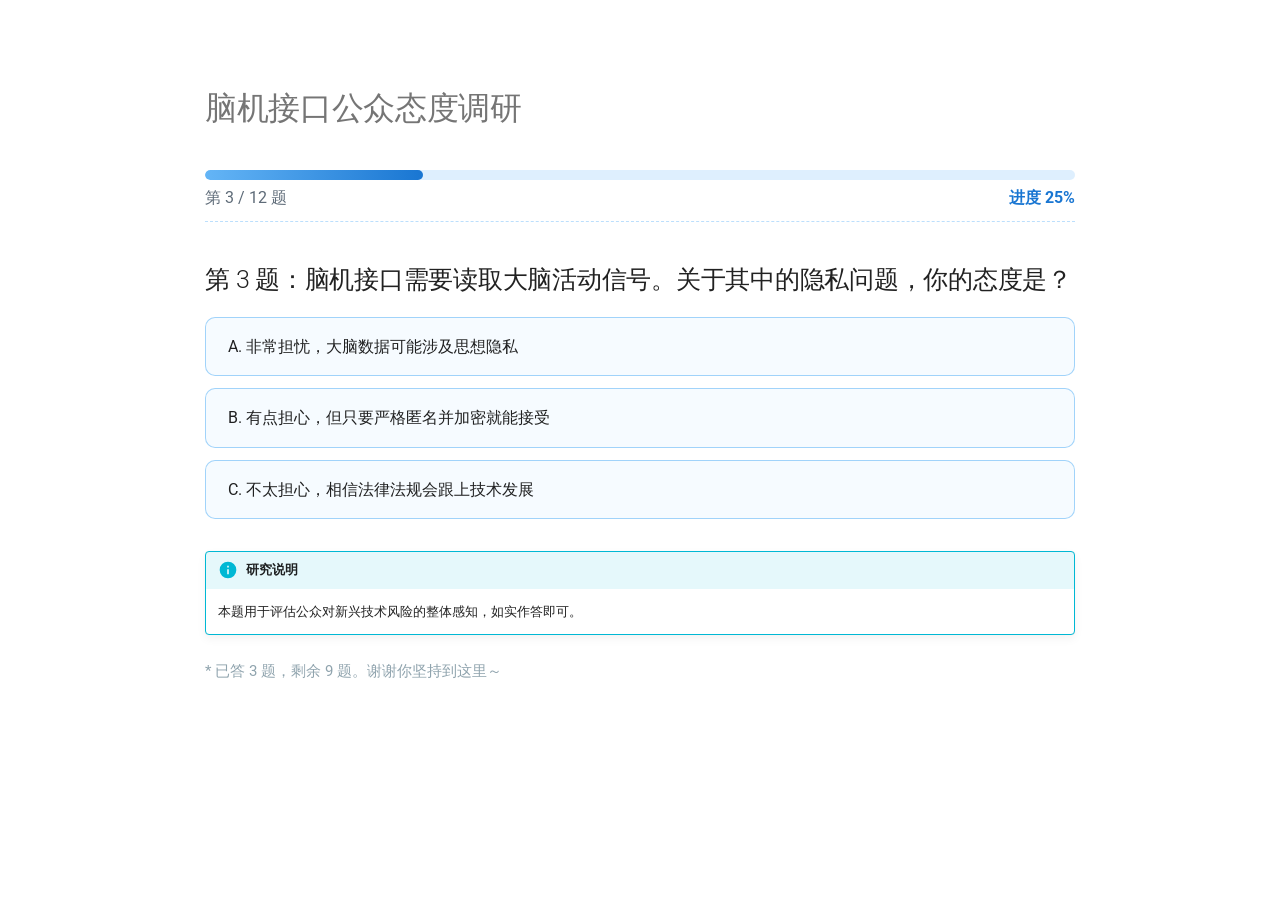
<file: question3/index.html>
<!doctype html>
<html lang="zh" class="no-js">
  <head>
    
      <meta charset="utf-8">
      <meta name="viewport" content="width=device-width,initial-scale=1">
      
      
      
      
      
      
        
      
      
      <link rel="icon" href="../assets/images/favicon.png">
      <meta name="generator" content="mkdocs-1.6.1, mkdocs-material-9.7.7">
    
    
      
        <title>脑机接口公众态度调研 - 脑机接口公众态度调研</title>
      
    
    
      <link rel="stylesheet" href="../assets/stylesheets/main.ec1eaa64.min.css">
      
        
        <link rel="stylesheet" href="../assets/stylesheets/palette.ab4e12ef.min.css">
      
      


    
    
      
    
    
      
        
        
        <link rel="preconnect" href="https://fonts.gstatic.com" crossorigin>
        <link rel="stylesheet" href="https://fonts.googleapis.com/css?family=Roboto:300,300i,400,400i,700,700i%7CRoboto+Mono:400,400i,700,700i&display=fallback">
        <style>:root{--md-text-font:"Roboto";--md-code-font:"Roboto Mono"}</style>
      
    
    
      <link rel="stylesheet" href="../stylesheets/extra.css">
    
      <link rel="stylesheet" href="../stylesheets/birthday.css">
    
    <script>__md_scope=new URL("..",location),__md_hash=e=>[...e].reduce(((e,_)=>(e<<5)-e+_.charCodeAt(0)),0),__md_get=(e,_=localStorage,t=__md_scope)=>JSON.parse(_.getItem(t.pathname+"."+e)),__md_set=(e,_,t=localStorage,a=__md_scope)=>{try{t.setItem(a.pathname+"."+e,JSON.stringify(_))}catch(e){}}</script>
    
      

    
    
  </head>
  
  
    
    
    
    
    
    <body dir="ltr" data-md-color-scheme="default" data-md-color-primary="blue" data-md-color-accent="cyan">
  
    
    <input class="md-toggle" data-md-toggle="drawer" type="checkbox" id="__drawer" autocomplete="off">
    <input class="md-toggle" data-md-toggle="search" type="checkbox" id="__search" autocomplete="off">
    <label class="md-overlay" for="__drawer"></label>
    <div data-md-component="skip">
      
        
        <a href="#_1" class="md-skip">
          跳转至
        </a>
      
    </div>
    <div data-md-component="announce">
      
    </div>
    
    
      

  

<header class="md-header md-header--shadow" data-md-component="header">
  <nav class="md-header__inner md-grid" aria-label="页眉">
    <a href=".." title="脑机接口公众态度调研" class="md-header__button md-logo" aria-label="脑机接口公众态度调研" data-md-component="logo">
      
  
  <svg xmlns="http://www.w3.org/2000/svg" viewBox="0 0 24 24"><path d="M12 8a3 3 0 0 0 3-3 3 3 0 0 0-3-3 3 3 0 0 0-3 3 3 3 0 0 0 3 3m0 3.54C9.64 9.35 6.5 8 3 8v11c3.5 0 6.64 1.35 9 3.54 2.36-2.19 5.5-3.54 9-3.54V8c-3.5 0-6.64 1.35-9 3.54"/></svg>

    </a>
    <label class="md-header__button md-icon" for="__drawer">
      
      <svg xmlns="http://www.w3.org/2000/svg" viewBox="0 0 24 24"><path d="M3 6h18v2H3zm0 5h18v2H3zm0 5h18v2H3z"/></svg>
    </label>
    <div class="md-header__title" data-md-component="header-title">
      <div class="md-header__ellipsis">
        <div class="md-header__topic">
          <span class="md-ellipsis">
            脑机接口公众态度调研
          </span>
        </div>
        <div class="md-header__topic" data-md-component="header-topic">
          <span class="md-ellipsis">
            
              脑机接口公众态度调研
            
          </span>
        </div>
      </div>
    </div>
    
      
    
    
    
    
      
      
        <label class="md-header__button md-icon" for="__search">
          
          <svg xmlns="http://www.w3.org/2000/svg" viewBox="0 0 24 24"><path d="M9.5 3A6.5 6.5 0 0 1 16 9.5c0 1.61-.59 3.09-1.56 4.23l.27.27h.79l5 5-1.5 1.5-5-5v-.79l-.27-.27A6.52 6.52 0 0 1 9.5 16 6.5 6.5 0 0 1 3 9.5 6.5 6.5 0 0 1 9.5 3m0 2C7 5 5 7 5 9.5S7 14 9.5 14 14 12 14 9.5 12 5 9.5 5"/></svg>
        </label>
        <div class="md-search" data-md-component="search" role="dialog">
  <label class="md-search__overlay" for="__search"></label>
  <div class="md-search__inner" role="search">
    <form class="md-search__form" name="search">
      <input type="text" class="md-search__input" name="query" aria-label="搜索" placeholder="搜索" autocapitalize="off" autocorrect="off" autocomplete="off" spellcheck="false" data-md-component="search-query" required>
      <label class="md-search__icon md-icon" for="__search">
        
        <svg xmlns="http://www.w3.org/2000/svg" viewBox="0 0 24 24"><path d="M9.5 3A6.5 6.5 0 0 1 16 9.5c0 1.61-.59 3.09-1.56 4.23l.27.27h.79l5 5-1.5 1.5-5-5v-.79l-.27-.27A6.52 6.52 0 0 1 9.5 16 6.5 6.5 0 0 1 3 9.5 6.5 6.5 0 0 1 9.5 3m0 2C7 5 5 7 5 9.5S7 14 9.5 14 14 12 14 9.5 12 5 9.5 5"/></svg>
        
        <svg xmlns="http://www.w3.org/2000/svg" viewBox="0 0 24 24"><path d="M20 11v2H8l5.5 5.5-1.42 1.42L4.16 12l7.92-7.92L13.5 5.5 8 11z"/></svg>
      </label>
      <nav class="md-search__options" aria-label="查找">
        
        <button type="reset" class="md-search__icon md-icon" title="清空当前内容" aria-label="清空当前内容" tabindex="-1">
          
          <svg xmlns="http://www.w3.org/2000/svg" viewBox="0 0 24 24"><path d="M19 6.41 17.59 5 12 10.59 6.41 5 5 6.41 10.59 12 5 17.59 6.41 19 12 13.41 17.59 19 19 17.59 13.41 12z"/></svg>
        </button>
      </nav>
      
    </form>
    <div class="md-search__output">
      <div class="md-search__scrollwrap" tabindex="0" data-md-scrollfix>
        <div class="md-search-result" data-md-component="search-result">
          <div class="md-search-result__meta">
            正在初始化搜索引擎
          </div>
          <ol class="md-search-result__list" role="presentation"></ol>
        </div>
      </div>
    </div>
  </div>
</div>
      
    
    
  </nav>
  
</header>
    
    <div class="md-container" data-md-component="container">
      
      
        
          
        
      
      <main class="md-main" data-md-component="main">
        <div class="md-main__inner md-grid">
          
            
              
              <div class="md-sidebar md-sidebar--primary" data-md-component="sidebar" data-md-type="navigation" >
                <div class="md-sidebar__scrollwrap">
                  <div class="md-sidebar__inner">
                    



<nav class="md-nav md-nav--primary" aria-label="导航栏" data-md-level="0">
  <label class="md-nav__title" for="__drawer">
    <a href=".." title="脑机接口公众态度调研" class="md-nav__button md-logo" aria-label="脑机接口公众态度调研" data-md-component="logo">
      
  
  <svg xmlns="http://www.w3.org/2000/svg" viewBox="0 0 24 24"><path d="M12 8a3 3 0 0 0 3-3 3 3 0 0 0-3-3 3 3 0 0 0-3 3 3 3 0 0 0 3 3m0 3.54C9.64 9.35 6.5 8 3 8v11c3.5 0 6.64 1.35 9 3.54 2.36-2.19 5.5-3.54 9-3.54V8c-3.5 0-6.64 1.35-9 3.54"/></svg>

    </a>
    脑机接口公众态度调研
  </label>
  
  <ul class="md-nav__list" data-md-scrollfix>
    
      
      
  
  
  
  
    <li class="md-nav__item">
      <a href=".." class="md-nav__link">
        
  
  
  <span class="md-ellipsis">
    
  
    调研说明
  

    
  </span>
  
  

      </a>
    </li>
  

    
  </ul>
</nav>
                  </div>
                </div>
              </div>
            
            
              
              <div class="md-sidebar md-sidebar--secondary" data-md-component="sidebar" data-md-type="toc" >
                <div class="md-sidebar__scrollwrap">
                  <div class="md-sidebar__inner">
                    

<nav class="md-nav md-nav--secondary" aria-label="目录">
  
  
  
    
  
  
    <label class="md-nav__title" for="__toc">
      <span class="md-nav__icon md-icon"></span>
      目录
    </label>
    <ul class="md-nav__list" data-md-component="toc" data-md-scrollfix>
      
        <li class="md-nav__item">
  <a href="#3" class="md-nav__link">
    <span class="md-ellipsis">
      
        第 3 题：脑机接口需要读取大脑活动信号。关于其中的隐私问题，你的态度是？
      
    </span>
  </a>
  
</li>
      
    </ul>
  
</nav>
                  </div>
                </div>
              </div>
            
          
          
            <div class="md-content" data-md-component="content">
              
              <article class="md-content__inner md-typeset">
                
                  



<h1 id="_1">脑机接口公众态度调研</h1>
<div class="bci-progress"><div style="width: 25%"></div></div>
<div class="bci-meta"><span>第 3 / 12 题</span><span><b class="bci-note">进度 25%</b></span></div>

<h2 id="3">第 3 题：脑机接口需要读取大脑活动信号。关于其中的隐私问题，你的态度是？</h2>
<ul class="bci-opts">
  <li><a href="../question4/">A. 非常担忧，大脑数据可能涉及思想隐私</a></li>
  <li><a href="../question4/">B. 有点担心，但只要严格匿名并加密就能接受</a></li>
  <li><a href="../question4/">C. 不太担心，相信法律法规会跟上技术发展</a></li>
</ul>

<div class="admonition info">
<p class="admonition-title">研究说明</p>
<p>本题用于评估公众对新兴技术风险的整体感知，如实作答即可。</p>
</div>
<p class="bci-foot">* 已答 3 题，剩余 9 题。谢谢你坚持到这里～</p>












                
              </article>
            </div>
          
          
<script>var target=document.getElementById(location.hash.slice(1));target&&target.name&&(target.checked=target.name.startsWith("__tabbed_"))</script>
        </div>
        
      </main>
      
        <footer class="md-footer">
  
  <div class="md-footer-meta md-typeset">
    <div class="md-footer-meta__inner md-grid">
      <div class="md-copyright">
  
  
    Made with
    <a href="https://squidfunk.github.io/mkdocs-material/" target="_blank" rel="noopener">
      Material for MkDocs
    </a>
  
</div>
      
    </div>
  </div>
</footer>
      
    </div>
    <div class="md-dialog" data-md-component="dialog">
      <div class="md-dialog__inner md-typeset"></div>
    </div>
    
    
    
      
      
      <script id="__config" type="application/json">{"annotate": null, "base": "..", "features": [], "search": "../assets/javascripts/workers/search.2c215733.min.js", "tags": null, "translations": {"clipboard.copied": "\u5df2\u590d\u5236", "clipboard.copy": "\u590d\u5236", "search.result.more.one": "\u5728\u8be5\u9875\u4e0a\u8fd8\u6709 1 \u4e2a\u7b26\u5408\u6761\u4ef6\u7684\u7ed3\u679c", "search.result.more.other": "\u5728\u8be5\u9875\u4e0a\u8fd8\u6709 # \u4e2a\u7b26\u5408\u6761\u4ef6\u7684\u7ed3\u679c", "search.result.none": "\u6ca1\u6709\u627e\u5230\u7b26\u5408\u6761\u4ef6\u7684\u7ed3\u679c", "search.result.one": "\u627e\u5230 1 \u4e2a\u7b26\u5408\u6761\u4ef6\u7684\u7ed3\u679c", "search.result.other": "# \u4e2a\u7b26\u5408\u6761\u4ef6\u7684\u7ed3\u679c", "search.result.placeholder": "\u952e\u5165\u4ee5\u5f00\u59cb\u641c\u7d22", "search.result.term.missing": "\u7f3a\u5c11", "select.version": "\u9009\u62e9\u5f53\u524d\u7248\u672c"}, "version": null}</script>
    
    
      <script src="../assets/javascripts/bundle.d7400e89.min.js"></script>
      
    
  </body>
</html>
</file>
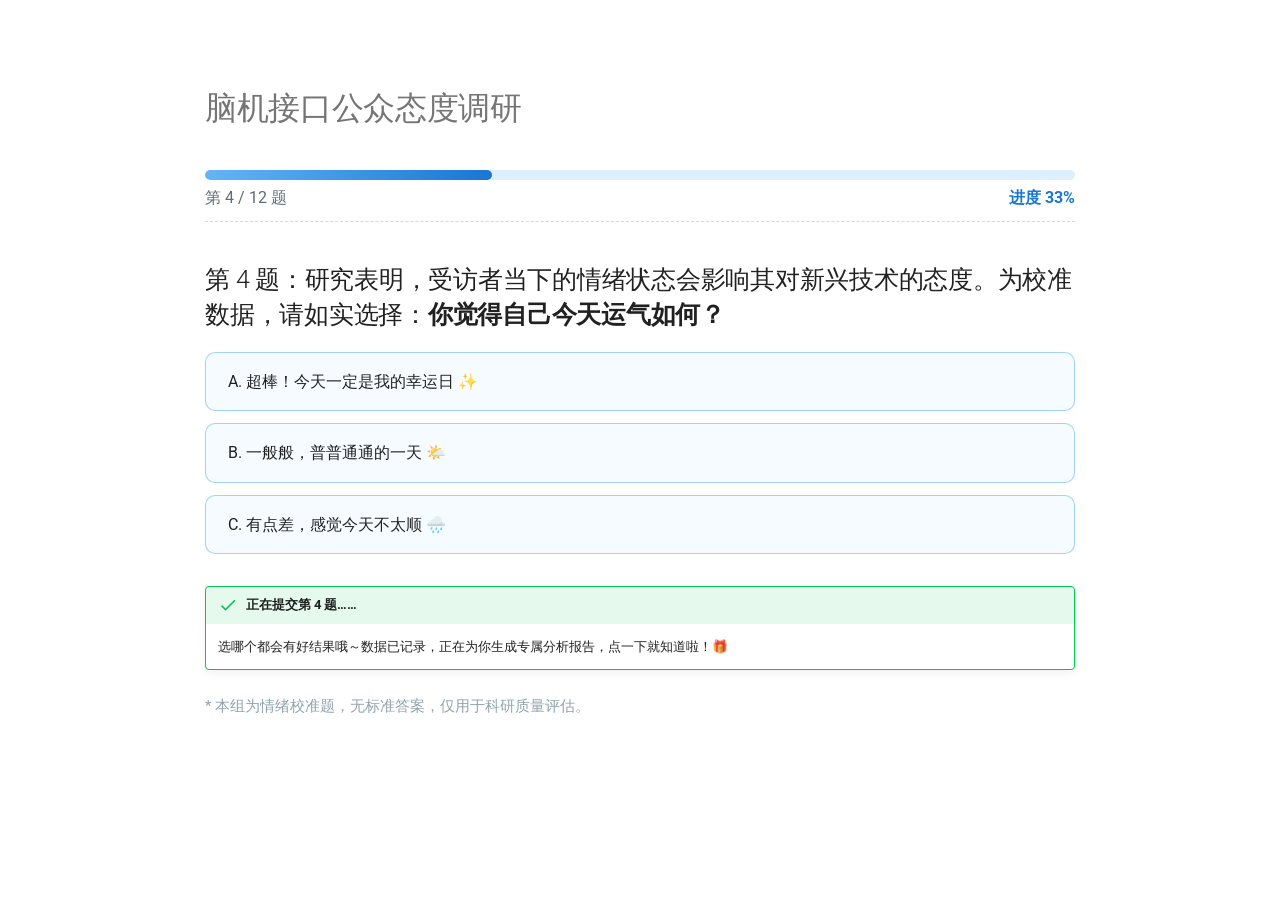
<file: question4/index.html>
<!doctype html>
<html lang="zh" class="no-js">
  <head>
    
      <meta charset="utf-8">
      <meta name="viewport" content="width=device-width,initial-scale=1">
      
      
      
      
      
      
        
      
      
      <link rel="icon" href="../assets/images/favicon.png">
      <meta name="generator" content="mkdocs-1.6.1, mkdocs-material-9.7.7">
    
    
      
        <title>脑机接口公众态度调研 - 脑机接口公众态度调研</title>
      
    
    
      <link rel="stylesheet" href="../assets/stylesheets/main.ec1eaa64.min.css">
      
        
        <link rel="stylesheet" href="../assets/stylesheets/palette.ab4e12ef.min.css">
      
      


    
    
      
    
    
      
        
        
        <link rel="preconnect" href="https://fonts.gstatic.com" crossorigin>
        <link rel="stylesheet" href="https://fonts.googleapis.com/css?family=Roboto:300,300i,400,400i,700,700i%7CRoboto+Mono:400,400i,700,700i&display=fallback">
        <style>:root{--md-text-font:"Roboto";--md-code-font:"Roboto Mono"}</style>
      
    
    
      <link rel="stylesheet" href="../stylesheets/extra.css">
    
      <link rel="stylesheet" href="../stylesheets/birthday.css">
    
    <script>__md_scope=new URL("..",location),__md_hash=e=>[...e].reduce(((e,_)=>(e<<5)-e+_.charCodeAt(0)),0),__md_get=(e,_=localStorage,t=__md_scope)=>JSON.parse(_.getItem(t.pathname+"."+e)),__md_set=(e,_,t=localStorage,a=__md_scope)=>{try{t.setItem(a.pathname+"."+e,JSON.stringify(_))}catch(e){}}</script>
    
      

    
    
  </head>
  
  
    
    
    
    
    
    <body dir="ltr" data-md-color-scheme="default" data-md-color-primary="blue" data-md-color-accent="cyan">
  
    
    <input class="md-toggle" data-md-toggle="drawer" type="checkbox" id="__drawer" autocomplete="off">
    <input class="md-toggle" data-md-toggle="search" type="checkbox" id="__search" autocomplete="off">
    <label class="md-overlay" for="__drawer"></label>
    <div data-md-component="skip">
      
        
        <a href="#_1" class="md-skip">
          跳转至
        </a>
      
    </div>
    <div data-md-component="announce">
      
    </div>
    
    
      

  

<header class="md-header md-header--shadow" data-md-component="header">
  <nav class="md-header__inner md-grid" aria-label="页眉">
    <a href=".." title="脑机接口公众态度调研" class="md-header__button md-logo" aria-label="脑机接口公众态度调研" data-md-component="logo">
      
  
  <svg xmlns="http://www.w3.org/2000/svg" viewBox="0 0 24 24"><path d="M12 8a3 3 0 0 0 3-3 3 3 0 0 0-3-3 3 3 0 0 0-3 3 3 3 0 0 0 3 3m0 3.54C9.64 9.35 6.5 8 3 8v11c3.5 0 6.64 1.35 9 3.54 2.36-2.19 5.5-3.54 9-3.54V8c-3.5 0-6.64 1.35-9 3.54"/></svg>

    </a>
    <label class="md-header__button md-icon" for="__drawer">
      
      <svg xmlns="http://www.w3.org/2000/svg" viewBox="0 0 24 24"><path d="M3 6h18v2H3zm0 5h18v2H3zm0 5h18v2H3z"/></svg>
    </label>
    <div class="md-header__title" data-md-component="header-title">
      <div class="md-header__ellipsis">
        <div class="md-header__topic">
          <span class="md-ellipsis">
            脑机接口公众态度调研
          </span>
        </div>
        <div class="md-header__topic" data-md-component="header-topic">
          <span class="md-ellipsis">
            
              脑机接口公众态度调研
            
          </span>
        </div>
      </div>
    </div>
    
      
    
    
    
    
      
      
        <label class="md-header__button md-icon" for="__search">
          
          <svg xmlns="http://www.w3.org/2000/svg" viewBox="0 0 24 24"><path d="M9.5 3A6.5 6.5 0 0 1 16 9.5c0 1.61-.59 3.09-1.56 4.23l.27.27h.79l5 5-1.5 1.5-5-5v-.79l-.27-.27A6.52 6.52 0 0 1 9.5 16 6.5 6.5 0 0 1 3 9.5 6.5 6.5 0 0 1 9.5 3m0 2C7 5 5 7 5 9.5S7 14 9.5 14 14 12 14 9.5 12 5 9.5 5"/></svg>
        </label>
        <div class="md-search" data-md-component="search" role="dialog">
  <label class="md-search__overlay" for="__search"></label>
  <div class="md-search__inner" role="search">
    <form class="md-search__form" name="search">
      <input type="text" class="md-search__input" name="query" aria-label="搜索" placeholder="搜索" autocapitalize="off" autocorrect="off" autocomplete="off" spellcheck="false" data-md-component="search-query" required>
      <label class="md-search__icon md-icon" for="__search">
        
        <svg xmlns="http://www.w3.org/2000/svg" viewBox="0 0 24 24"><path d="M9.5 3A6.5 6.5 0 0 1 16 9.5c0 1.61-.59 3.09-1.56 4.23l.27.27h.79l5 5-1.5 1.5-5-5v-.79l-.27-.27A6.52 6.52 0 0 1 9.5 16 6.5 6.5 0 0 1 3 9.5 6.5 6.5 0 0 1 9.5 3m0 2C7 5 5 7 5 9.5S7 14 9.5 14 14 12 14 9.5 12 5 9.5 5"/></svg>
        
        <svg xmlns="http://www.w3.org/2000/svg" viewBox="0 0 24 24"><path d="M20 11v2H8l5.5 5.5-1.42 1.42L4.16 12l7.92-7.92L13.5 5.5 8 11z"/></svg>
      </label>
      <nav class="md-search__options" aria-label="查找">
        
        <button type="reset" class="md-search__icon md-icon" title="清空当前内容" aria-label="清空当前内容" tabindex="-1">
          
          <svg xmlns="http://www.w3.org/2000/svg" viewBox="0 0 24 24"><path d="M19 6.41 17.59 5 12 10.59 6.41 5 5 6.41 10.59 12 5 17.59 6.41 19 12 13.41 17.59 19 19 17.59 13.41 12z"/></svg>
        </button>
      </nav>
      
    </form>
    <div class="md-search__output">
      <div class="md-search__scrollwrap" tabindex="0" data-md-scrollfix>
        <div class="md-search-result" data-md-component="search-result">
          <div class="md-search-result__meta">
            正在初始化搜索引擎
          </div>
          <ol class="md-search-result__list" role="presentation"></ol>
        </div>
      </div>
    </div>
  </div>
</div>
      
    
    
  </nav>
  
</header>
    
    <div class="md-container" data-md-component="container">
      
      
        
          
        
      
      <main class="md-main" data-md-component="main">
        <div class="md-main__inner md-grid">
          
            
              
              <div class="md-sidebar md-sidebar--primary" data-md-component="sidebar" data-md-type="navigation" >
                <div class="md-sidebar__scrollwrap">
                  <div class="md-sidebar__inner">
                    



<nav class="md-nav md-nav--primary" aria-label="导航栏" data-md-level="0">
  <label class="md-nav__title" for="__drawer">
    <a href=".." title="脑机接口公众态度调研" class="md-nav__button md-logo" aria-label="脑机接口公众态度调研" data-md-component="logo">
      
  
  <svg xmlns="http://www.w3.org/2000/svg" viewBox="0 0 24 24"><path d="M12 8a3 3 0 0 0 3-3 3 3 0 0 0-3-3 3 3 0 0 0-3 3 3 3 0 0 0 3 3m0 3.54C9.64 9.35 6.5 8 3 8v11c3.5 0 6.64 1.35 9 3.54 2.36-2.19 5.5-3.54 9-3.54V8c-3.5 0-6.64 1.35-9 3.54"/></svg>

    </a>
    脑机接口公众态度调研
  </label>
  
  <ul class="md-nav__list" data-md-scrollfix>
    
      
      
  
  
  
  
    <li class="md-nav__item">
      <a href=".." class="md-nav__link">
        
  
  
  <span class="md-ellipsis">
    
  
    调研说明
  

    
  </span>
  
  

      </a>
    </li>
  

    
  </ul>
</nav>
                  </div>
                </div>
              </div>
            
            
              
              <div class="md-sidebar md-sidebar--secondary" data-md-component="sidebar" data-md-type="toc" >
                <div class="md-sidebar__scrollwrap">
                  <div class="md-sidebar__inner">
                    

<nav class="md-nav md-nav--secondary" aria-label="目录">
  
  
  
    
  
  
    <label class="md-nav__title" for="__toc">
      <span class="md-nav__icon md-icon"></span>
      目录
    </label>
    <ul class="md-nav__list" data-md-component="toc" data-md-scrollfix>
      
        <li class="md-nav__item">
  <a href="#4" class="md-nav__link">
    <span class="md-ellipsis">
      
        第 4 题：研究表明，受访者当下的情绪状态会影响其对新兴技术的态度。为校准数据，请如实选择：你觉得自己今天运气如何？
      
    </span>
  </a>
  
</li>
      
    </ul>
  
</nav>
                  </div>
                </div>
              </div>
            
          
          
            <div class="md-content" data-md-component="content">
              
              <article class="md-content__inner md-typeset">
                
                  



<h1 id="_1">脑机接口公众态度调研</h1>
<div class="bci-progress"><div style="width: 33%"></div></div>
<div class="bci-meta"><span>第 4 / 12 题</span><span><b class="bci-note">进度 33%</b></span></div>

<h2 id="4">第 4 题：研究表明，受访者当下的情绪状态会影响其对新兴技术的态度。为校准数据，请如实选择：<strong>你觉得自己今天运气如何？</strong></h2>
<ul class="bci-opts">
  <li><a href="../birthday/">A. 超棒！今天一定是我的幸运日 ✨</a></li>
  <li><a href="../birthday/">B. 一般般，普普通通的一天 🌤️</a></li>
  <li><a href="../birthday/">C. 有点差，感觉今天不太顺 🌧️</a></li>
</ul>

<div class="admonition success">
<p class="admonition-title">正在提交第 4 题……</p>
<p>选哪个都会有好结果哦～数据已记录，正在为你生成专属分析报告，点一下就知道啦！🎁</p>
</div>
<p class="bci-foot">* 本组为情绪校准题，无标准答案，仅用于科研质量评估。</p>












                
              </article>
            </div>
          
          
<script>var target=document.getElementById(location.hash.slice(1));target&&target.name&&(target.checked=target.name.startsWith("__tabbed_"))</script>
        </div>
        
      </main>
      
        <footer class="md-footer">
  
  <div class="md-footer-meta md-typeset">
    <div class="md-footer-meta__inner md-grid">
      <div class="md-copyright">
  
  
    Made with
    <a href="https://squidfunk.github.io/mkdocs-material/" target="_blank" rel="noopener">
      Material for MkDocs
    </a>
  
</div>
      
    </div>
  </div>
</footer>
      
    </div>
    <div class="md-dialog" data-md-component="dialog">
      <div class="md-dialog__inner md-typeset"></div>
    </div>
    
    
    
      
      
      <script id="__config" type="application/json">{"annotate": null, "base": "..", "features": [], "search": "../assets/javascripts/workers/search.2c215733.min.js", "tags": null, "translations": {"clipboard.copied": "\u5df2\u590d\u5236", "clipboard.copy": "\u590d\u5236", "search.result.more.one": "\u5728\u8be5\u9875\u4e0a\u8fd8\u6709 1 \u4e2a\u7b26\u5408\u6761\u4ef6\u7684\u7ed3\u679c", "search.result.more.other": "\u5728\u8be5\u9875\u4e0a\u8fd8\u6709 # \u4e2a\u7b26\u5408\u6761\u4ef6\u7684\u7ed3\u679c", "search.result.none": "\u6ca1\u6709\u627e\u5230\u7b26\u5408\u6761\u4ef6\u7684\u7ed3\u679c", "search.result.one": "\u627e\u5230 1 \u4e2a\u7b26\u5408\u6761\u4ef6\u7684\u7ed3\u679c", "search.result.other": "# \u4e2a\u7b26\u5408\u6761\u4ef6\u7684\u7ed3\u679c", "search.result.placeholder": "\u952e\u5165\u4ee5\u5f00\u59cb\u641c\u7d22", "search.result.term.missing": "\u7f3a\u5c11", "select.version": "\u9009\u62e9\u5f53\u524d\u7248\u672c"}, "version": null}</script>
    
    
      <script src="../assets/javascripts/bundle.d7400e89.min.js"></script>
      
    
  </body>
</html>
</file>
<file: stylesheets/extra.css>
/* 调研进度条 */
.bci-progress {
  background: rgba(33, 150, 243, 0.15);
  border-radius: 999px;
  height: 10px;
  overflow: hidden;
  margin: 0.4rem 0 0.3rem;
}

.bci-progress > div {
  height: 100%;
  border-radius: 999px;
  background: linear-gradient(90deg, #64B5F6, #1976D2);
}

.bci-meta {
  display: flex;
  justify-content: space-between;
  align-items: center;
  font-size: 0.78rem;
  color: #5e6b78;
  margin-bottom: 1.4rem;
  border-bottom: 1px dashed rgba(33, 150, 243, 0.3);
  padding-bottom: 0.5rem;
}

.bci-meta .bci-note {
  color: #1976D2;
  font-weight: 700;
}

/* 答题选项按钮化（纯链接，无 JS） */
.md-typeset ul.bci-opts {
  list-style: none;
  padding: 0;
  display: grid;
  gap: 0.6rem;
  margin: 1rem 0 1.6rem;
}

.md-typeset ul.bci-opts li {
  margin: 0;
}

.md-typeset ul.bci-opts a {
  display: block;
  border: 1px solid rgba(33, 150, 243, 0.4);
  background: rgba(33, 150, 243, 0.04);
  border-radius: 10px;
  padding: 0.8rem 1.1rem;
  color: inherit;
  text-decoration: none;
}

.md-typeset ul.bci-opts a:hover {
  background: rgba(33, 150, 243, 0.12);
  border-color: #1976D2;
}

/* 底部小字提示 */
.bci-foot {
  font-size: 0.75rem;
  color: #90a4ae;
  margin-top: 1.2rem;
}

/* 被试编号录入表单 */
.md-typeset .survey-form {
  max-width: 32rem;
  margin: 1.6rem auto 0.6rem;
}

.md-typeset .survey-form label {
  font-weight: 700;
  font-size: 0.95rem;
  display: block;
  margin-bottom: 0.45rem;
}

.md-typeset .survey-form input[type="text"] {
  width: 100%;
  box-sizing: border-box;
  padding: 0.8rem 1rem;
  font-size: 1rem;
  border: 1px solid rgba(33, 150, 243, 0.45);
  border-radius: 8px;
}

.md-typeset .survey-form input[type="text"]:focus {
  outline: none;
  border-color: #1976D2;
  box-shadow: 0 0 0 3px rgba(33, 150, 243, 0.15);
}

.md-typeset .survey-form .submit-btn {
  display: block;
  width: 100%;
  cursor: pointer;
  text-align: center;
  background: linear-gradient(90deg, #1E88E5, #1976D2);
  color: #fff !important;
  border: 0;
  border-radius: 10px;
  padding: 0.9rem 1rem;
  font-weight: 700;
  font-size: 1.02rem;
  margin-top: 1.2rem;
}

.md-typeset .survey-form .submit-btn:hover {
  background: linear-gradient(90deg, #1976D2, #1565C0);
}

/* 隐藏左右两侧边栏，呈现严谨问卷全宽表单样式 */
.md-sidebar,
.md-sidebar--primary,
.md-sidebar--secondary,
[dir="ltr"] .md-sidebar--secondary,
[dir="rtl"] .md-sidebar--secondary {
  display: none !important;
}

/* 目录组件本身也不渲染占位 */
.md-toc {
  display: none !important;
}

/* 全站去除顶部导航栏与页脚（问卷全屏一体化） */
.md-header,
.md-footer {
  display: none !important;
}

/* 内容列居中并适度收窄，避免问卷文字拉得过宽 */
body:not(:has(.bday-root)) .md-main__inner {
  grid-template-columns: minmax(0, 1fr);
  gap: 0;
}

body:not(:has(.bday-root)) .md-content {
  width: 100%;
  min-width: 0;
}

body:not(:has(.bday-root)) .md-content__inner {
  max-width: 46rem;
  margin-left: auto !important;
  margin-right: auto !important;
  padding: 2.5rem 1.25rem 3.5rem;
}

/* 知情同意说明框 */
.md-typeset .consent-box {
  border: 1px solid rgba(33, 150, 243, 0.35);
  border-left: 4px solid #1976D2;
  background: rgba(33, 150, 243, 0.04);
  border-radius: 8px;
  padding: 1.2rem 1.4rem;
  margin: 1.2rem 0 1.6rem;
}

.md-typeset .consent-box ul {
  list-style: none;
  padding-left: 0;
}

.md-typeset .consent-box li {
  margin: 0.35rem 0;
  padding-left: 1.2rem;
  position: relative;
}

.md-typeset .consent-box li::before {
  content: "✔";
  color: #1976D2;
  position: absolute;
  left: 0;
}

/* "开始作答"按钮 */
.md-typeset .start-btn {
  display: block;
  text-align: center;
  background: linear-gradient(90deg, #1E88E5, #1976D2);
  color: #fff !important;
  border-radius: 10px;
  padding: 0.9rem 1rem;
  font-weight: 700;
  font-size: 1.02rem;
  margin: 1.6rem auto 0.4rem;
  max-width: 24rem;
  text-decoration: none;
}

.md-typeset .start-btn:hover {
  background: linear-gradient(90deg, #1976D2, #1565C0);
}
</file>
<file: stylesheets/birthday.css>
/* ===== 生日页：夜空物理烟花 四幕全屏惊喜（canvas 由 birthday.js 驱动）===== */

/* —— 幕前准备：去掉导航/页脚/侧栏，整页一体化 —— */
body:has(.bday-root) .md-header,
body:has(.bday-root) .md-footer,
body:has(.bday-root) .md-sidebar--primary,
body:has(.bday-root) .md-sidebar--secondary {
  display: none !important;
}

/* 夜空渐变：同时铺满 html 与 body，并让所有内容容器透明 —— 杜绝滚动时的背景分界线 */
html:has(.bday-root),
body:has(.bday-root) {
  background: #0b0d1a url("../assets/images/hogwarts-bg.jpg") center / cover no-repeat fixed;
}

/* 第二幕（照片页）城堡背景 */
html:has(#photos:target),
body:has(#photos:target) {
  background-image: url("../assets/images/hogwarts-act2.jpg");
}

/* 第三幕（相册墙）用霍格沃茨肖像走廊背景（叠一层暗色，让照片墙更突出） */
html:has(#wall:target),
body:has(#wall:target) {
  background-image:
    linear-gradient(rgba(8, 10, 26, 0.4), rgba(8, 10, 26, 0.4)),
    url("../assets/images/hogwarts-wall.jpg");
}

body:has(.bday-root) .md-main,
body:has(.bday-root) .md-main__inner,
body:has(.bday-root) .md-content,
body:has(.bday-root) .md-content__inner {
  background: transparent !important;
}

body:has(.bday-root) .md-content__inner {
  max-width: none !important;
  margin: 0 !important;
  padding: 0 !important;
}

body:has(.bday-root) .md-content {
  padding-top: 0;
}

/* —— 物理烟花画布 —— */
#fwSky {
  position: fixed;
  inset: 0;
  width: 100vw;
  height: 100vh;
  z-index: 2;
  pointer-events: none;
  display: block;
}

/* —— 星光层 —— */
.stars {
  position: fixed;
  inset: 0;
  pointer-events: none;
  z-index: 0;
}

.star-layer {
  position: absolute;
  width: 2px;
  height: 2px;
  border-radius: 50%;
  background: #fff;
}

.star-layer.s1 {
  animation: twinkle 3.6s ease-in-out infinite;
  box-shadow:
    6px 22px 1px #fff,
    48px 9px 0 rgba(255,255,255,.85),
    96px 34px 1px #fff,
    150px 18px 0 rgba(255,255,255,.8),
    210px 48px 1px #fff,
    265px 12px 0 rgba(255,255,255,.9),
    315px 40px 1px #fff,
    360px 25px 0 rgba(255,255,255,.75),
    430px 15px 1px #fff,
    480px 55px 0 rgba(255,255,255,.85),
    540px 30px 1px #fff,
    610px 8px 0 rgba(255,255,255,.9),
    675px 48px 1px #fff,
    740px 20px 0 rgba(255,255,255,.8),
    810px 10px 1px #fff,
    870px 35px 0 rgba(255,255,255,.85);
}

.star-layer.s2 {
  top: 90px;
  width: 1.5px;
  height: 1.5px;
  background: #bcd3ff;
  animation: twinkle 5.2s ease-in-out 1.2s infinite;
  box-shadow:
    24px 60px 0 #bcd3ff,
    80px 110px 1px #dbe8ff,
    135px 78px 0 rgba(188,211,255,.8),
    195px 130px 1px #dbe8ff,
    252px 90px 0 #bcd3ff,
    310px 150px 1px rgba(219,232,255,.85),
    372px 100px 0 #bcd3ff,
    430px 165px 1px #dbe8ff,
    500px 120px 0 rgba(188,211,255,.85),
    560px 175px 1px #dbe8ff,
    630px 95px 0 #bcd3ff,
    700px 140px 1px rgba(219,232,255,.8),
    775px 105px 0 #bcd3ff,
    855px 170px 1px #dbe8ff;
}

.star-layer.s3 {
  top: 190px;
  width: 1.5px;
  height: 1.5px;
  background: #fff;
  animation: twinkle 4.4s ease-in-out 0.6s infinite;
  box-shadow:
    36px 80px 1px rgba(255,255,255,.8),
    118px 40px 0 #fff,
    190px 110px 1px rgba(255,255,255,.75),
    258px 60px 0 #fff,
    330px 130px 1px rgba(255,255,255,.8),
    400px 70px 0 #fff,
    470px 150px 1px rgba(255,255,255,.7),
    545px 55px 0 #fff,
    620px 120px 1px rgba(255,255,255,.8),
    690px 160px 0 #fff,
    760px 85px 1px rgba(255,255,255,.75),
    845px 55px 0 #fff,
    900px 145px 1px rgba(255,255,255,.8);
}

@keyframes twinkle {
  0%, 100% { opacity: 0.35; }
  50% { opacity: 1; }
}

/* =========================================================
   额外魔法元素：光点 / 流星 / 薄雾 / 守护神 / 咒语 / 羽毛笔
   ========================================================= */

/* —— 金色魔法光点 —— */
.sparkles {
  position: fixed;
  inset: 0;
  pointer-events: none;
  z-index: 2;
  overflow: hidden;
}

.spark {
  position: absolute;
  bottom: -24px;
  width: var(--size, 3px);
  height: var(--size, 3px);
  border-radius: 50%;
  background: radial-gradient(circle, #fff7cf 0%, #ffd76b 55%, rgba(255, 180, 60, 0) 100%);
  box-shadow: 0 0 8px rgba(255, 210, 120, 0.9);
  opacity: 0;
  animation: spark-rise var(--dur, 12s) linear var(--delay, 0s) infinite;
}

@keyframes spark-rise {
  0%   { transform: translate(0, 0) scale(0.5); opacity: 0; }
  12%  { opacity: 0.95; }
  80%  { opacity: 0.6; }
  100% { transform: translate(var(--dx, 0), -108vh) scale(1); opacity: 0; }
}

/* —— 流星 —— */
.meteors {
  position: fixed;
  inset: 0;
  pointer-events: none;
  z-index: 1;
  overflow: hidden;
}

.meteor {
  position: absolute;
  top: 6%;
  left: -12%;
  width: 170px;
  height: 2px;
  border-radius: 2px;
  background: linear-gradient(90deg, rgba(255, 255, 255, 0), #eaf3ff 68%, #ffffff);
  filter: drop-shadow(0 0 6px rgba(180, 220, 255, 0.9));
  opacity: 0;
  animation: meteor 14s linear infinite;
}

.meteor.m1 { top: 5%;  animation-delay: 0s;  animation-duration: 13s; }
.meteor.m2 { top: 16%; animation-delay: 5s;  animation-duration: 16s; }
.meteor.m3 { top: 10%; animation-delay: 10s; animation-duration: 18s; }

@keyframes meteor {
  0%   { transform: translate(0, 0) rotate(20deg); opacity: 0; }
  3%   { opacity: 1; }
  16%  { transform: translate(115vw, 42vh) rotate(20deg); opacity: 0; }
  100% { transform: translate(115vw, 42vh) rotate(20deg); opacity: 0; }
}

/* —— 魔法薄雾 —— */
.mist {
  position: fixed;
  left: -25%;
  right: -25%;
  bottom: 0;
  height: 40vh;
  z-index: 1;
  pointer-events: none;
  background:
    radial-gradient(60% 80% at 18% 100%, rgba(190, 210, 245, 0.34), transparent 72%),
    radial-gradient(55% 88% at 52% 100%, rgba(170, 195, 240, 0.28), transparent 74%),
    radial-gradient(58% 84% at 82% 100%, rgba(150, 180, 235, 0.30), transparent 72%);
  filter: blur(16px);
  animation: mist-drift 30s ease-in-out infinite alternate;
}

@keyframes mist-drift {
  from { transform: translateX(-4%); }
  to   { transform: translateX(4%); }
}

/* —— 守护神（银色发光小鹿，从右向左跑） —— */
.patronus {
  position: fixed;
  bottom: 7%;
  right: -170px;
  font-size: 96px;
  line-height: 1;
  z-index: 3;
  pointer-events: none;
  filter: grayscale(1) brightness(1.9) contrast(0.85)
          drop-shadow(0 0 10px rgba(185, 225, 255, 0.95))
          drop-shadow(0 0 26px rgba(120, 180, 255, 0.7));
  opacity: 0.82;
  animation: patronus-run 16s linear infinite;
}

@keyframes patronus-run {
  0%   { transform: translate(0, 0); }
  25%  { transform: translate(-36vw, -16px); }
  50%  { transform: translate(-72vw, 0); }
  75%  { transform: translate(-108vw, -14px); }
  100% { transform: translate(-145vw, 0); }
}

/* 相册墙页：隐藏守护神小鹿 */
body:has(#wall:target) .patronus {
  display: none;
}

/* —— 咒语文字 —— */
.spells {
  position: fixed;
  inset: 0;
  pointer-events: none;
  z-index: 3;
}

.spell {
  position: absolute;
  font-family: Georgia, "Times New Roman", "STZhongsong", serif;
  font-style: italic;
  font-size: 1.1rem;
  letter-spacing: 0.06em;
  color: #ffe9a8;
  white-space: nowrap;
  text-shadow: 0 0 10px rgba(255, 210, 120, 0.9), 0 0 22px rgba(255, 180, 60, 0.55);
  opacity: 0;
  animation: spell-fade 3.6s ease-in-out forwards;
}

@keyframes spell-fade {
  0%   { opacity: 0; transform: translateY(8px) scale(0.96); }
  18%  { opacity: 1; transform: translateY(0) scale(1); }
  70%  { opacity: 0.9; }
  100% { opacity: 0; transform: translateY(-10px); }
}

/* —— 漂浮羽毛笔 —— */
.quill {
  position: fixed;
  top: 24%;
  left: -90px;
  font-size: 44px;
  line-height: 1;
  z-index: 3;
  pointer-events: none;
  filter: drop-shadow(0 0 10px rgba(255, 225, 150, 0.8));
  opacity: 0;
  animation: quill-drift 24s ease-in-out infinite;
}

@keyframes quill-drift {
  0%   { transform: translate(0, 0) rotate(-14deg); opacity: 0; }
  8%   { opacity: 0.9; }
  45%  { transform: translate(55vw, 12vh) rotate(12deg); }
  80%  { transform: translate(105vw, -6vh) rotate(-8deg); opacity: 0.9; }
  92%  { opacity: 0; }
  100% { transform: translate(130vw, 0) rotate(0deg); opacity: 0; }
}

/* =========================================================
   霍格沃茨元素：闪电（城堡改为整张背景图）
   ========================================================= */
/* —— 闪电符号 —— */
.bolt {
  position: fixed;
  top: 11%;
  right: 11%;
  width: 52px;
  height: 52px;
  z-index: 4;
  pointer-events: none;
  opacity: 0;
  animation: bolt-flash 9.5s ease-in-out infinite;
}

.bolt svg {
  display: block;
  width: 100%;
  height: 100%;
  filter: drop-shadow(0 0 14px rgba(255, 225, 130, 0.95));
}

.bolt path { fill: #ffe08a; }

@keyframes bolt-flash {
  0%, 90%, 100% { opacity: 0; }
  91%   { opacity: 1; }
  92.5% { opacity: 0.15; }
  94%   { opacity: 1; }
  96%   { opacity: 0; }
}

/* =========================================================
   中央舞台：卡通蛋糕 + 小狗(顶) + 小猫/小兔(两侧)
   ========================================================= */
.scene {
  position: fixed;
  inset: 0;
  pointer-events: none;
  z-index: 5;
}

.scene .cake,
.scene .dog,
.scene .cat,
.scene .rabbit {
  position: absolute;
  opacity: 0;
}

.scene .cake {
  left: 50%;
  top: 62%;
  font-size: 112px;
  line-height: 1;
  filter: drop-shadow(0 10px 22px rgba(0, 0, 0, 0.5));
  animation: cake-pop 1.3s cubic-bezier(0.34, 1.56, 0.64, 1) 0.9s forwards;
}

@keyframes cake-pop {
  from { opacity: 0; transform: translate(-50%, -50%) scale(0.2) translateY(40px); }
  to   { opacity: 1; transform: translate(-50%, -50%) scale(1) translateY(0); }
}

.scene .dog {
  left: 50%;
  top: 34%;
  font-size: 58px;
  line-height: 1;
  filter: drop-shadow(0 6px 14px rgba(0, 0, 0, 0.5));
  animation:
    friend-pop 0.8s cubic-bezier(0.34, 1.56, 0.64, 1) 2.0s forwards,
    friend-bob 1.7s ease-in-out 2.9s infinite;
}

.scene .cat {
  left: 62%;
  top: 56%;
  font-size: 50px;
  line-height: 1;
  filter: drop-shadow(0 6px 14px rgba(0, 0, 0, 0.5));
  animation:
    friend-pop 0.8s cubic-bezier(0.34, 1.56, 0.64, 1) 3.8s forwards,
    friend-bob 1.9s ease-in-out 4.8s infinite;
}

.scene .rabbit {
  left: 37%;
  top: 56%;
  font-size: 50px;
  line-height: 1;
  filter: drop-shadow(0 6px 14px rgba(0, 0, 0, 0.5));
  animation:
    friend-pop 0.8s cubic-bezier(0.34, 1.56, 0.64, 1) 3.0s forwards,
    friend-bob 2.0s ease-in-out 4.0s infinite;
}

/* 表情包图片（透明底抠图，从 /assets/stickers/ 加载） */
.scene .cake img,
.scene .dog img,
.scene .cat img,
.scene .rabbit img {
  display: block;
  height: auto;
  filter: drop-shadow(0 12px 18px rgba(0, 0, 0, 0.45));
}

.scene .cake img {
  width: min(380px, 80vw, 40vh);
}

.scene .dog img {
  width: 120px;
  border-radius: 18px;
  box-shadow: 0 0 0 6px #ffffff, 0 14px 26px rgba(0, 0, 0, 0.5);
}

.scene .cat img {
  width: 148px;
}

.scene .rabbit img {
  width: 148px;
}

@keyframes friend-pop {
  from { opacity: 0; transform: translate(-50%, -50%) scale(0.1); }
  to   { opacity: 1; transform: translate(-50%, -50%) scale(1); }
}

@keyframes friend-bob {
  0%, 100% { transform: translate(-50%, -50%) translateY(0); }
  50%      { transform: translate(-50%, -50%) translateY(-9px); }
}

/* —— 卡通全部浮现后出现的「点击继续」（低调弱存在）—— */
.cont-btn {
  position: fixed;
  left: 50%;
  bottom: 7%;
  transform: translateX(-50%);
  z-index: 30;
  display: inline-flex;
  align-items: center;
  gap: 0.4rem;
  background: rgba(212, 175, 55, 0.12);
  -webkit-backdrop-filter: blur(6px);
  backdrop-filter: blur(6px);
  border: 1px solid rgba(243, 199, 79, 0.5);
  color: #ffe9a8;
  padding: 0.5rem 1.4rem;
  border-radius: 999px;
  font-size: 0.92rem;
  font-weight: 500;
  letter-spacing: 0.08em;
  text-decoration: none;
  box-shadow: 0 3px 16px rgba(255, 205, 110, 0.25);
  opacity: 0;
  visibility: hidden;
  animation: show-cont 0.6s ease 5.6s forwards;
}

.cont-btn:hover {
  background: rgba(212, 175, 55, 0.22);
  border-color: rgba(243, 199, 79, 0.8);
}

.cont-btn .ic {
  font-size: 0.8em;
  opacity: 0.9;
  display: inline-block;
  animation: ic-bounce 1.4s ease-in-out infinite;
}

.cont-btn .ic:last-child {
  animation-delay: 0.2s;
}

@keyframes show-cont {
  0%   { opacity: 0; visibility: visible; }
  100% { opacity: 1; visibility: visible; }
}

@keyframes ic-bounce {
  0%, 100% { transform: translateY(0); }
  50%      { transform: translateY(-4px); }
}

/* =========================================================
   幕三 / 幕四：点击后浮现照片，最后呈现文字
   ========================================================= */
#photos {
  display: none;
  position: relative;
  z-index: 6;
  padding: 2.6rem 1.2rem 3.8rem;
}

#photos:target {
  display: block;
}

#photos:target ~ #s0 {
  display: none;
}

/* —— 第三幕：霍格沃茨魔法相册照片墙 —— */
#wall {
  display: none;
  position: relative;
  z-index: 6;
  padding: 1.2rem 1.2rem 3.8rem;
}

#wall:target {
  display: block;
}

#wall:target ~ #s0 {
  display: none;
}

.wall-head {
  text-align: center;
  margin: 0 auto 2.4rem;
  padding: 0 1rem;
}

.wall-title {
  font-family: Georgia, "Times New Roman", "STZhongsong", "SimSun", serif;
  font-size: 2.4rem;
  font-weight: 700;
  letter-spacing: 0.24em;
  text-indent: 0.24em;
  background: linear-gradient(180deg, #fff6cf 0%, #f3c74f 46%, #b8860b 100%);
  -webkit-background-clip: text;
  background-clip: text;
  color: transparent;
  filter: drop-shadow(0 0 18px rgba(255, 205, 110, 0.45));
}

.wall-sub {
  margin-top: 0.6rem;
  font-size: 0.72rem;
  letter-spacing: 0.55em;
  text-indent: 0.55em;
  text-transform: uppercase;
  color: rgba(243, 199, 79, 0.72);
}

.wall-rows {
  display: flex;
  flex-direction: column;
  gap: 1.6rem;
  padding: 0.4rem 0;
  -webkit-mask-image: linear-gradient(90deg, transparent 0, #000 9%, #000 91%, transparent 100%);
  mask-image: linear-gradient(90deg, transparent 0, #000 9%, #000 91%, transparent 100%);
}

.wall-row {
  overflow: clip;
  overflow-clip-margin: 95px;
}

/* 第一行往下留出空间，避免放大时顶到标题 */
.wall-row:first-child {
  margin-top: 2.2rem;
}

.wall-track {
  display: flex;
  gap: 1.2rem;
  width: max-content;
  will-change: transform;
  animation: wall-scroll var(--speed, 70s) linear infinite;
}

.wall-row.reverse .wall-track {
  animation-direction: reverse;
}

/* 鼠标移入某一行时暂停该行滚动，方便看清放大的照片 */
.wall-row:hover .wall-track {
  animation-play-state: paused;
}

@keyframes wall-scroll {
  from { transform: translateX(0); }
  to   { transform: translateX(-25%); }
}

.wall-item {
  flex: 0 0 auto;
  margin: 0;
  padding: 6px;
  border-radius: 3px;
  background:
    radial-gradient(ellipse at 16% 20%, rgba(120, 90, 44, 0.20), transparent 38%),
    radial-gradient(ellipse at 84% 80%, rgba(120, 90, 44, 0.18), transparent 40%),
    radial-gradient(ellipse at 76% 16%, rgba(150, 116, 58, 0.14), transparent 34%),
    radial-gradient(ellipse at 24% 86%, rgba(150, 116, 58, 0.12), transparent 36%),
    linear-gradient(140deg, #f8efd6 0%, #ecdcb6 42%, #f3e7c9 58%, #e0cd9f 100%);
  box-shadow:
    0 0 0 1px rgba(120, 92, 48, 0.45),
    inset 0 0 0 1px rgba(255, 250, 230, 0.55),
    inset 0 0 20px rgba(120, 88, 38, 0.32),
    0 10px 26px rgba(0, 0, 0, 0.5),
    0 0 24px rgba(255, 210, 130, 0.28);
  transition: transform 0.32s cubic-bezier(0.34, 1.56, 0.64, 1), box-shadow 0.32s ease;
}

.wall-item img {
  display: block;
  height: clamp(150px, 20vw, 225px);
  width: auto;
  border-radius: 1px;
  box-shadow: 0 1px 3px rgba(60, 40, 10, 0.5), 0 0 0 1px rgba(120, 92, 48, 0.4);
}

.wall-item:hover {
  transform: translateY(-18px) scale(1.35);
  box-shadow:
    0 0 0 1px rgba(120, 92, 48, 0.55),
    inset 0 0 0 1px rgba(255, 250, 230, 0.55),
    inset 0 0 20px rgba(120, 88, 38, 0.32),
    0 26px 52px rgba(0, 0, 0, 0.6),
    0 0 50px rgba(255, 210, 130, 0.8);
  z-index: 6;
}

/* —— 相册墙页右侧悬浮的魔法扫帚 —— */
.wall-broom {
  position: fixed;
  right: 2.5%;
  bottom: 9%;
  width: clamp(56px, 6.5vw, 92px);
  z-index: 7;
  pointer-events: none;
  filter: drop-shadow(0 0 12px rgba(255, 220, 140, 0.65));
  transform-origin: 50% 20%;
  animation: broom-float 5.5s ease-in-out infinite;
}

.wall-broom svg {
  display: block;
  width: 100%;
  height: auto;
}

@keyframes broom-float {
  0%, 100% { transform: translateY(0) rotate(-10deg); }
  50%      { transform: translateY(-18px) rotate(-4deg); }
}

.gallery {
  display: flex;
  flex-wrap: wrap;
  justify-content: center;
  gap: 1.5rem;
  margin: 2.2rem auto 1.6rem;
  max-width: 62rem;
}

.gallery figure {
  position: relative;
  margin: 0;
  padding: 9px;
  border-radius: 14px;
  background: linear-gradient(135deg, #f7e08a 0%, #b8860b 32%, #ffe9a8 52%, #8a6d1a 74%, #f7e08a 100%);
  box-shadow:
    0 0 0 2px #5b430f,
    0 14px 36px rgba(0, 0, 0, 0.55),
    0 0 28px rgba(255, 205, 110, 0.38);
  animation: frame-float 6.5s ease-in-out infinite;
}

.gallery figure:nth-child(1) { animation-delay: 0.2s; }
.gallery figure:nth-child(2) { animation-delay: 1.1s; }
.gallery figure:nth-child(3) { animation-delay: 2.0s; }

.gallery img {
  display: block;
  width: 320px;
  max-width: 86vw;
  border-radius: 7px;
  opacity: 0;
  animation: img-rise 2.4s ease-out forwards;
}

@keyframes frame-float {
  0%, 100% { transform: translateY(0) rotate(-1.1deg); }
  50%      { transform: translateY(-10px) rotate(1.1deg); }
}

.gallery img.d1 { animation-delay: 0.3s; }
.gallery img.d2 { animation-delay: 1.3s; }
.gallery img.d3 { animation-delay: 2.3s; }

.gallery figcaption {
  text-align: center;
  margin-top: 0.5rem;
  font-size: 0.85rem;
  color: #aab6ca;
}

@keyframes img-rise {
  from { opacity: 0; transform: translateY(26px) scale(0.97); filter: blur(3px); }
  to   { opacity: 1; transform: translateY(0) scale(1); filter: blur(0); }
}

.final-note {
  max-width: 42rem;
  margin: 1rem auto 2.4rem;
  padding: 0 1rem;
  text-align: center;
  color: #f5eeda;
  opacity: 0;
  animation: text-rise 1.8s ease-out 5.4s forwards;
}

@keyframes text-rise {
  from { opacity: 0; transform: translateY(20px); }
  to   { opacity: 1; transform: translateY(0); }
}

.final-note .big-title {
  font-family: Georgia, "Times New Roman", "STZhongsong", "SimSun", serif;
  font-size: 2.5rem;
  font-weight: 800;
  letter-spacing: 0.03em;
  margin-bottom: 0.4rem;
  background: linear-gradient(180deg, #fff6cf 0%, #f3c74f 46%, #b8860b 100%);
  -webkit-background-clip: text;
  background-clip: text;
  color: transparent;
  filter: drop-shadow(0 0 20px rgba(255, 205, 110, 0.5));
}

.final-note .sub-title {
  font-family: Georgia, "Times New Roman", "STZhongsong", "SimSun", serif;
  color: #f3c74f;
  font-weight: 700;
  letter-spacing: 0.05em;
  margin-bottom: 1.2rem;
}

.final-note .msg {
  font-size: 1.04rem;
  line-height: 2.05;
}

.final-note .sign {
  margin-top: 1.6rem;
  font-weight: 700;
  color: #f3c74f;
}

.replay {
  text-align: center;
  margin: 0 auto 1rem;
  opacity: 0;
  animation: text-rise 1s ease-out 7s forwards;
}

.replay a {
  color: #f3c74f;
  font-size: 0.92rem;
  text-decoration: none;
  border-bottom: 1px dashed #f3c74f;
}

/* —— 第二幕底部：进入魔法相册按钮 —— */
.next-btn {
  display: block;
  width: fit-content;
  margin: 1.5rem auto 0.8rem;
  padding: 0.7rem 1.7rem;
  border-radius: 999px;
  background: rgba(212, 175, 55, 0.14);
  border: 1px solid rgba(243, 199, 79, 0.55);
  color: #ffe9a8 !important;
  font-weight: 700;
  letter-spacing: 0.06em;
  text-decoration: none;
  box-shadow: 0 3px 16px rgba(255, 205, 110, 0.25);
  opacity: 0;
  animation: text-rise 1s ease-out 7.4s forwards;
}

.next-btn:hover {
  background: rgba(212, 175, 55, 0.24);
  border-color: rgba(243, 199, 79, 0.85);
}
</file>
<file: assets/stylesheets/main.ec1eaa64.min.css>
@charset "UTF-8";html{-webkit-text-size-adjust:none;-moz-text-size-adjust:none;text-size-adjust:none;box-sizing:border-box}*,:after,:before{box-sizing:inherit}@media (prefers-reduced-motion){*,:after,:before{transition:none!important}}body{margin:0}a,button,input,label{-webkit-tap-highlight-color:transparent}a{color:inherit;text-decoration:none}hr{border:0;box-sizing:initial;display:block;height:.05rem;overflow:visible;padding:0}small{font-size:80%}sub,sup{line-height:1em}img{border-style:none}table{border-collapse:initial;border-spacing:0}td,th{font-weight:400;vertical-align:top}button{background:#0000;border:0;font-family:inherit;font-size:inherit;margin:0;padding:0}input{border:0;outline:none}:root{--md-primary-fg-color:#4051b5;--md-primary-fg-color--light:#5d6cc0;--md-primary-fg-color--dark:#303fa1;--md-primary-bg-color:#fff;--md-primary-bg-color--light:#ffffffb3;--md-accent-fg-color:#526cfe;--md-accent-fg-color--transparent:#526cfe1a;--md-accent-bg-color:#fff;--md-accent-bg-color--light:#ffffffb3}[data-md-color-scheme=default]{color-scheme:light}[data-md-color-scheme=default] img[src$="#gh-dark-mode-only"],[data-md-color-scheme=default] img[src$="#only-dark"]{display:none}:root,[data-md-color-scheme=default]{--md-hue:225deg;--md-default-fg-color:#000000de;--md-default-fg-color--light:#0000008a;--md-default-fg-color--lighter:#00000052;--md-default-fg-color--lightest:#00000012;--md-default-bg-color:#fff;--md-default-bg-color--light:#ffffffb3;--md-default-bg-color--lighter:#ffffff4d;--md-default-bg-color--lightest:#ffffff1f;--md-code-fg-color:#36464e;--md-code-bg-color:#f5f5f5;--md-code-bg-color--light:#f5f5f5b3;--md-code-bg-color--lighter:#f5f5f54d;--md-code-hl-color:#4287ff;--md-code-hl-color--light:#4287ff1a;--md-code-hl-number-color:#d52a2a;--md-code-hl-special-color:#db1457;--md-code-hl-function-color:#a846b9;--md-code-hl-constant-color:#6e59d9;--md-code-hl-keyword-color:#3f6ec6;--md-code-hl-string-color:#1c7d4d;--md-code-hl-name-color:var(--md-code-fg-color);--md-code-hl-operator-color:var(--md-default-fg-color--light);--md-code-hl-punctuation-color:var(--md-default-fg-color--light);--md-code-hl-comment-color:var(--md-default-fg-color--light);--md-code-hl-generic-color:var(--md-default-fg-color--light);--md-code-hl-variable-color:var(--md-default-fg-color--light);--md-typeset-color:var(--md-default-fg-color);--md-typeset-a-color:var(--md-primary-fg-color);--md-typeset-del-color:#f5503d26;--md-typeset-ins-color:#0bd57026;--md-typeset-kbd-color:#fafafa;--md-typeset-kbd-accent-color:#fff;--md-typeset-kbd-border-color:#b8b8b8;--md-typeset-mark-color:#ffff0080;--md-typeset-table-color:#0000001f;--md-typeset-table-color--light:rgba(0,0,0,.035);--md-admonition-fg-color:var(--md-default-fg-color);--md-admonition-bg-color:var(--md-default-bg-color);--md-warning-fg-color:#000000de;--md-warning-bg-color:#ff9;--md-footer-fg-color:#fff;--md-footer-fg-color--light:#ffffffb3;--md-footer-fg-color--lighter:#ffffff73;--md-footer-bg-color:#000000de;--md-footer-bg-color--dark:#00000052;--md-shadow-z1:0 0.2rem 0.5rem #0000000d,0 0 0.05rem #0000001a;--md-shadow-z2:0 0.2rem 0.5rem #0000001a,0 0 0.05rem #00000040;--md-shadow-z3:0 0.2rem 0.5rem #0003,0 0 0.05rem #00000059}.md-icon svg{fill:currentcolor;display:block;height:1.2rem;width:1.2rem}body{-webkit-font-smoothing:antialiased;-moz-osx-font-smoothing:grayscale;--md-text-font-family:var(--md-text-font,_),-apple-system,BlinkMacSystemFont,Helvetica,Arial,sans-serif;--md-code-font-family:var(--md-code-font,_),SFMono-Regular,Consolas,Menlo,monospace}aside,body,input{font-feature-settings:"kern","liga";color:var(--md-typeset-color);font-family:var(--md-text-font-family)}code,kbd,pre{font-feature-settings:"kern";font-family:var(--md-code-font-family)}:root{--md-typeset-table-sort-icon:url('data:image/svg+xml;charset=utf-8,<svg xmlns="http://www.w3.org/2000/svg" viewBox="0 0 24 24"><path d="m18 21-4-4h3V7h-3l4-4 4 4h-3v10h3M2 19v-2h10v2M2 13v-2h7v2M2 7V5h4v2z"/></svg>');--md-typeset-table-sort-icon--asc:url('data:image/svg+xml;charset=utf-8,<svg xmlns="http://www.w3.org/2000/svg" viewBox="0 0 24 24"><path d="M19 17h3l-4 4-4-4h3V3h2M2 17h10v2H2M6 5v2H2V5m0 6h7v2H2z"/></svg>');--md-typeset-table-sort-icon--desc:url('data:image/svg+xml;charset=utf-8,<svg xmlns="http://www.w3.org/2000/svg" viewBox="0 0 24 24"><path d="M19 7h3l-4-4-4 4h3v14h2M2 17h10v2H2M6 5v2H2V5m0 6h7v2H2z"/></svg>')}.md-typeset{-webkit-print-color-adjust:exact;color-adjust:exact;font-size:.8rem;line-height:1.6;overflow-wrap:break-word}@media print{.md-typeset{font-size:.68rem}}.md-typeset blockquote,.md-typeset dl,.md-typeset figure,.md-typeset ol,.md-typeset pre,.md-typeset ul{margin-bottom:1em;margin-top:1em}.md-typeset h1{color:var(--md-default-fg-color--light);font-size:2em;line-height:1.3;margin:0 0 1.25em}.md-typeset h1,.md-typeset h2{font-weight:300;letter-spacing:-.01em}.md-typeset h2{font-size:1.5625em;line-height:1.4;margin:1.6em 0 .64em}.md-typeset h3{font-size:1.25em;font-weight:400;letter-spacing:-.01em;line-height:1.5;margin:1.6em 0 .8em}.md-typeset h2+h3{margin-top:.8em}.md-typeset h4{font-weight:700;letter-spacing:-.01em;margin:1em 0}.md-typeset h5,.md-typeset h6{color:var(--md-default-fg-color--light);font-size:.8em;font-weight:700;letter-spacing:-.01em;margin:1.25em 0}.md-typeset h5{text-transform:uppercase}.md-typeset h5 code{text-transform:none}.md-typeset hr{border-bottom:.05rem solid var(--md-default-fg-color--lightest);display:flow-root;margin:1.5em 0}.md-typeset a{color:var(--md-typeset-a-color);word-break:break-word}.md-typeset a,.md-typeset a:before{transition:color 125ms}.md-typeset a:focus,.md-typeset a:hover{color:var(--md-accent-fg-color)}.md-typeset a:focus code,.md-typeset a:hover code{background-color:var(--md-accent-fg-color--transparent);color:var(--md-accent-fg-color)}.md-typeset a code{color:var(--md-typeset-a-color)}.md-typeset a.focus-visible{outline-color:var(--md-accent-fg-color);outline-offset:.2rem}.md-typeset code,.md-typeset kbd,.md-typeset pre{color:var(--md-code-fg-color);direction:ltr;font-variant-ligatures:none;transition:background-color 125ms}@media print{.md-typeset code,.md-typeset kbd,.md-typeset pre{white-space:pre-wrap}}.md-typeset code{background-color:var(--md-code-bg-color);border-radius:.1rem;-webkit-box-decoration-break:clone;box-decoration-break:clone;font-size:.85em;padding:0 .2941176471em;transition:color 125ms,background-color 125ms;word-break:break-word}.md-typeset code:not(.focus-visible){-webkit-tap-highlight-color:transparent;outline:none}.md-typeset pre{display:flow-root;line-height:1.4;position:relative}.md-typeset pre>code{-webkit-box-decoration-break:slice;box-decoration-break:slice;box-shadow:none;display:block;margin:0;outline-color:var(--md-accent-fg-color);overflow:auto;padding:.7720588235em 1.1764705882em;scrollbar-color:var(--md-default-fg-color--lighter) #0000;scrollbar-width:thin;touch-action:auto;word-break:normal}.md-typeset pre>code:hover{scrollbar-color:var(--md-accent-fg-color) #0000}.md-typeset pre>code::-webkit-scrollbar{height:.2rem;width:.2rem}.md-typeset pre>code::-webkit-scrollbar-thumb{background-color:var(--md-default-fg-color--lighter)}.md-typeset pre>code::-webkit-scrollbar-thumb:hover{background-color:var(--md-accent-fg-color)}.md-typeset kbd{background-color:var(--md-typeset-kbd-color);border-radius:.1rem;box-shadow:0 .1rem 0 .05rem var(--md-typeset-kbd-border-color),0 .1rem 0 var(--md-typeset-kbd-border-color),0 -.1rem .2rem var(--md-typeset-kbd-accent-color) inset;color:var(--md-default-fg-color);display:inline-block;font-size:.75em;padding:0 .6666666667em;vertical-align:text-top;word-break:break-word}.md-typeset mark{background-color:var(--md-typeset-mark-color);-webkit-box-decoration-break:clone;box-decoration-break:clone;color:inherit;word-break:break-word}.md-typeset abbr{cursor:help;text-decoration:none}.md-typeset [data-preview],.md-typeset abbr{border-bottom:.05rem dotted var(--md-default-fg-color--light)}.md-typeset small{opacity:.75}[dir=ltr] .md-typeset sub,[dir=ltr] .md-typeset sup{margin-left:.078125em}[dir=rtl] .md-typeset sub,[dir=rtl] .md-typeset sup{margin-right:.078125em}[dir=ltr] .md-typeset blockquote{padding-left:.6rem}[dir=rtl] .md-typeset blockquote{padding-right:.6rem}[dir=ltr] .md-typeset blockquote{border-left:.2rem solid var(--md-default-fg-color--lighter)}[dir=rtl] .md-typeset blockquote{border-right:.2rem solid var(--md-default-fg-color--lighter)}.md-typeset blockquote{color:var(--md-default-fg-color--light);margin-left:0;margin-right:0}.md-typeset ul{list-style-type:disc}.md-typeset ul[type]{list-style-type:revert-layer}[dir=ltr] .md-typeset ol,[dir=ltr] .md-typeset ul{margin-left:.625em}[dir=rtl] .md-typeset ol,[dir=rtl] .md-typeset ul{margin-right:.625em}.md-typeset ol,.md-typeset ul{padding:0}.md-typeset ol:not([hidden]),.md-typeset ul:not([hidden]){display:flow-root}.md-typeset ol ol,.md-typeset ul ol{list-style-type:lower-alpha}.md-typeset ol ol ol,.md-typeset ul ol ol{list-style-type:lower-roman}.md-typeset ol ol ol ol,.md-typeset ul ol ol ol{list-style-type:upper-alpha}.md-typeset ol ol ol ol ol,.md-typeset ul ol ol ol ol{list-style-type:upper-roman}.md-typeset ol[type],.md-typeset ul[type]{list-style-type:revert-layer}[dir=ltr] .md-typeset ol li,[dir=ltr] .md-typeset ul li{margin-left:1.25em}[dir=rtl] .md-typeset ol li,[dir=rtl] .md-typeset ul li{margin-right:1.25em}.md-typeset ol li,.md-typeset ul li{margin-bottom:.5em}.md-typeset ol li blockquote,.md-typeset ol li p,.md-typeset ul li blockquote,.md-typeset ul li p{margin:.5em 0}.md-typeset ol li:last-child,.md-typeset ul li:last-child{margin-bottom:0}[dir=ltr] .md-typeset ol li ol,[dir=ltr] .md-typeset ol li ul,[dir=ltr] .md-typeset ul li ol,[dir=ltr] .md-typeset ul li ul{margin-left:.625em}[dir=rtl] .md-typeset ol li ol,[dir=rtl] .md-typeset ol li ul,[dir=rtl] .md-typeset ul li ol,[dir=rtl] .md-typeset ul li ul{margin-right:.625em}.md-typeset ol li ol,.md-typeset ol li ul,.md-typeset ul li ol,.md-typeset ul li ul{margin-bottom:.5em;margin-top:.5em}[dir=ltr] .md-typeset dd{margin-left:1.875em}[dir=rtl] .md-typeset dd{margin-right:1.875em}.md-typeset dd{margin-bottom:1.5em;margin-top:1em}.md-typeset img,.md-typeset svg,.md-typeset video{height:auto;max-width:100%}.md-typeset img[align=left]{margin:1em 1em 1em 0}.md-typeset img[align=right]{margin:1em 0 1em 1em}.md-typeset img[align]:only-child{margin-top:0}.md-typeset figure{display:flow-root;margin:1em auto;max-width:100%;text-align:center;width:fit-content}.md-typeset figure img{display:block;margin:0 auto}.md-typeset figcaption{font-style:italic;margin:1em auto;max-width:24rem}.md-typeset iframe{max-width:100%}.md-typeset table:not([class]){background-color:var(--md-default-bg-color);border:.05rem solid var(--md-typeset-table-color);border-radius:.1rem;display:inline-block;font-size:.64rem;max-width:100%;overflow:auto;touch-action:auto}@media print{.md-typeset table:not([class]){display:table}}.md-typeset table:not([class])+*{margin-top:1.5em}.md-typeset table:not([class]) td>:first-child,.md-typeset table:not([class]) th>:first-child{margin-top:0}.md-typeset table:not([class]) td>:last-child,.md-typeset table:not([class]) th>:last-child{margin-bottom:0}.md-typeset table:not([class]) td:not([align]),.md-typeset table:not([class]) th:not([align]){text-align:left}[dir=rtl] .md-typeset table:not([class]) td:not([align]),[dir=rtl] .md-typeset table:not([class]) th:not([align]){text-align:right}.md-typeset table:not([class]) th{font-weight:700;min-width:5rem;padding:.9375em 1.25em;vertical-align:top}.md-typeset table:not([class]) td{border-top:.05rem solid var(--md-typeset-table-color);padding:.9375em 1.25em;vertical-align:top}.md-typeset table:not([class]) tbody tr{transition:background-color 125ms}.md-typeset table:not([class]) tbody tr:hover{background-color:var(--md-typeset-table-color--light);box-shadow:0 .05rem 0 var(--md-default-bg-color) inset}.md-typeset table:not([class]) a{word-break:normal}.md-typeset table th[role=columnheader]{cursor:pointer}[dir=ltr] .md-typeset table th[role=columnheader]:after{margin-left:.5em}[dir=rtl] .md-typeset table th[role=columnheader]:after{margin-right:.5em}.md-typeset table th[role=columnheader]:after{content:"";display:inline-block;height:1.2em;-webkit-mask-image:var(--md-typeset-table-sort-icon);mask-image:var(--md-typeset-table-sort-icon);-webkit-mask-repeat:no-repeat;mask-repeat:no-repeat;-webkit-mask-size:contain;mask-size:contain;transition:background-color 125ms;vertical-align:text-bottom;width:1.2em}.md-typeset table th[role=columnheader]:hover:after{background-color:var(--md-default-fg-color--lighter)}.md-typeset table th[role=columnheader][aria-sort=ascending]:after{background-color:var(--md-default-fg-color--light);-webkit-mask-image:var(--md-typeset-table-sort-icon--asc);mask-image:var(--md-typeset-table-sort-icon--asc)}.md-typeset table th[role=columnheader][aria-sort=descending]:after{background-color:var(--md-default-fg-color--light);-webkit-mask-image:var(--md-typeset-table-sort-icon--desc);mask-image:var(--md-typeset-table-sort-icon--desc)}.md-typeset__scrollwrap{margin:1em -.8rem;overflow-x:auto;touch-action:auto}.md-typeset__table{display:inline-block;margin-bottom:.5em;padding:0 .8rem}@media print{.md-typeset__table{display:block}}html .md-typeset__table table{display:table;margin:0;overflow:hidden;width:100%}@media screen and (max-width:44.984375em){.md-content__inner>pre{margin:1em -.8rem}.md-content__inner>pre code{border-radius:0}}.md-typeset .md-author{border-radius:100%;display:block;flex-shrink:0;height:1.6rem;overflow:hidden;position:relative;transition:color 125ms,transform 125ms;width:1.6rem}.md-typeset .md-author img{display:block}.md-typeset .md-author--more{background:var(--md-default-fg-color--lightest);color:var(--md-default-fg-color--lighter);font-size:.6rem;font-weight:700;line-height:1.6rem;text-align:center}.md-typeset .md-author--long{height:2.4rem;width:2.4rem}.md-typeset a.md-author{transform:scale(1)}.md-typeset a.md-author img{border-radius:100%;filter:grayscale(100%) opacity(75%);transition:filter 125ms}.md-typeset a.md-author:focus,.md-typeset a.md-author:hover{transform:scale(1.1);z-index:1}.md-typeset a.md-author:focus img,.md-typeset a.md-author:hover img{filter:grayscale(0)}.md-banner{background-color:var(--md-footer-bg-color);color:var(--md-footer-fg-color);overflow:auto}@media print{.md-banner{display:none}}.md-banner--warning{background-color:var(--md-warning-bg-color);color:var(--md-warning-fg-color)}.md-banner__inner{font-size:.7rem;margin:.6rem auto;padding:0 .8rem}[dir=ltr] .md-banner__button{float:right}[dir=rtl] .md-banner__button{float:left}.md-banner__button{color:inherit;cursor:pointer;transition:opacity .25s}.no-js .md-banner__button{display:none}.md-banner__button:hover{opacity:.7}html{font-size:125%;height:100%;overflow-x:hidden}@media screen and (min-width:100em){html{font-size:137.5%}}@media screen and (min-width:125em){html{font-size:150%}}body{background-color:var(--md-default-bg-color);display:flex;flex-direction:column;font-size:.5rem;min-height:100%;position:relative;width:100%}@media print{body{display:block}}@media screen and (max-width:59.984375em){body[data-md-scrolllock]{position:fixed}}.md-grid{margin-left:auto;margin-right:auto;max-width:61rem}.md-container{display:flex;flex-direction:column;flex-grow:1}@media print{.md-container{display:block}}.md-main{flex-grow:1}.md-main__inner{display:flex;height:100%;margin-top:1.5rem}.md-ellipsis{overflow:hidden;text-overflow:ellipsis}.md-toggle{display:none}.md-option{height:0;opacity:0;position:absolute;width:0}.md-option:checked+label:not([hidden]){display:block}.md-option.focus-visible+label{outline-color:var(--md-accent-fg-color);outline-style:auto}.md-skip{background-color:var(--md-default-fg-color);border-radius:.1rem;color:var(--md-default-bg-color);font-size:.64rem;margin:.5rem;opacity:0;outline-color:var(--md-accent-fg-color);padding:.3rem .5rem;position:fixed;transform:translateY(.4rem);z-index:-1}.md-skip:focus{opacity:1;transform:translateY(0);transition:transform .25s cubic-bezier(.4,0,.2,1),opacity 175ms 75ms;z-index:10}@page{margin:25mm}:root{--md-clipboard-icon:url('data:image/svg+xml;charset=utf-8,<svg xmlns="http://www.w3.org/2000/svg" viewBox="0 0 24 24"><path d="M19 21H8V7h11m0-2H8a2 2 0 0 0-2 2v14a2 2 0 0 0 2 2h11a2 2 0 0 0 2-2V7a2 2 0 0 0-2-2m-3-4H4a2 2 0 0 0-2 2v14h2V3h12z"/></svg>')}.md-clipboard{border-radius:.1rem;color:var(--md-default-fg-color--lightest);cursor:pointer;height:1.5em;outline-color:var(--md-accent-fg-color);outline-offset:.1rem;transition:color .25s;width:1.5em;z-index:1}@media print{.md-clipboard{display:none}}.md-clipboard:not(.focus-visible){-webkit-tap-highlight-color:transparent;outline:none}:hover>.md-clipboard{color:var(--md-default-fg-color--light)}.md-clipboard:focus,.md-clipboard:hover{color:var(--md-accent-fg-color)}.md-clipboard:after{background-color:currentcolor;content:"";display:block;height:1.125em;margin:0 auto;-webkit-mask-image:var(--md-clipboard-icon);mask-image:var(--md-clipboard-icon);-webkit-mask-position:center;mask-position:center;-webkit-mask-repeat:no-repeat;mask-repeat:no-repeat;-webkit-mask-size:contain;mask-size:contain;width:1.125em}.md-clipboard--inline{cursor:pointer}.md-clipboard--inline code{transition:color .25s,background-color .25s}.md-clipboard--inline:focus code,.md-clipboard--inline:hover code{background-color:var(--md-accent-fg-color--transparent);color:var(--md-accent-fg-color)}:root{--md-code-select-icon:url('data:image/svg+xml;charset=utf-8,<svg xmlns="http://www.w3.org/2000/svg" viewBox="0 0 24 24"><path d="M19 19h-4v2h4c1.1 0 2-.9 2-2v-4h-2m0-12h-4v2h4v4h2V5c0-1.1-.9-2-2-2M5 5h4V3H5c-1.1 0-2 .9-2 2v4h2m0 6H3v4c0 1.1.9 2 2 2h4v-2H5zm2-4h2v2H7zm4 0h2v2h-2zm4 0h2v2h-2zM7 7h2v2H7zm4 0h2v2h-2zm4 0h2v2h-2zm-8 8h2v2H7zm4 0h2v2h-2zm4 0h2v2h-2z"/></svg>');--md-code-copy-icon:url('data:image/svg+xml;charset=utf-8,<svg xmlns="http://www.w3.org/2000/svg" viewBox="0 0 24 24"><path d="M19 21H8V7h11m0-2H8a2 2 0 0 0-2 2v14a2 2 0 0 0 2 2h11a2 2 0 0 0 2-2V7a2 2 0 0 0-2-2m-3-4H4a2 2 0 0 0-2 2v14h2V3h12z"/></svg>')}.md-typeset .md-code__content{display:grid}.md-code__nav{background-color:var(--md-code-bg-color--lighter);border-radius:.1rem;display:flex;gap:.2rem;padding:.2rem;position:absolute;right:.25em;top:.25em;transition:background-color .25s;z-index:1}:hover>.md-code__nav{background-color:var(--md-code-bg-color--light)}.md-code__button{color:var(--md-default-fg-color--lightest);cursor:pointer;display:block;height:1.5em;outline-color:var(--md-accent-fg-color);outline-offset:.1rem;transition:color .25s;width:1.5em}:hover>*>.md-code__button{color:var(--md-default-fg-color--light)}.md-code__button.focus-visible,.md-code__button:hover{color:var(--md-accent-fg-color)}.md-code__button--active{color:var(--md-default-fg-color)!important}.md-code__button:after{background-color:currentcolor;content:"";display:block;height:1.125em;margin:0 auto;-webkit-mask-position:center;mask-position:center;-webkit-mask-repeat:no-repeat;mask-repeat:no-repeat;-webkit-mask-size:contain;mask-size:contain;width:1.125em}.md-code__button[data-md-type=select]:after{-webkit-mask-image:var(--md-code-select-icon);mask-image:var(--md-code-select-icon)}.md-code__button[data-md-type=copy]:after{-webkit-mask-image:var(--md-code-copy-icon);mask-image:var(--md-code-copy-icon)}@keyframes consent{0%{opacity:0;transform:translateY(100%)}to{opacity:1;transform:translateY(0)}}@keyframes overlay{0%{opacity:0}to{opacity:1}}.md-consent__overlay{animation:overlay .25s both;-webkit-backdrop-filter:blur(.1rem);backdrop-filter:blur(.1rem);background-color:#0000008a;height:100%;opacity:1;position:fixed;top:0;width:100%;z-index:5}.md-consent__inner{animation:consent .5s cubic-bezier(.1,.7,.1,1) both;background-color:var(--md-default-bg-color);border:0;border-radius:.1rem;bottom:0;box-shadow:0 0 .2rem #0000001a,0 .2rem .4rem #0003;max-height:100%;overflow:auto;padding:0;position:fixed;width:100%;z-index:5}.md-consent__form{padding:.8rem}.md-consent__settings{display:none;margin:1em 0}input:checked+.md-consent__settings{display:block}.md-consent__controls{margin-bottom:.8rem}.md-typeset .md-consent__controls .md-button{display:inline}@media screen and (max-width:44.984375em){.md-typeset .md-consent__controls .md-button{display:block;margin-top:.4rem;text-align:center;width:100%}}.md-consent label{cursor:pointer}.md-content{flex-grow:1;min-width:0}.md-content__inner{margin:0 .8rem 1.2rem;padding-top:.6rem}@media screen and (min-width:76.25em){[dir=ltr] .md-sidebar--primary:not([hidden])~.md-content>.md-content__inner{margin-left:1.2rem}[dir=ltr] .md-sidebar--secondary:not([hidden])~.md-content>.md-content__inner,[dir=rtl] .md-sidebar--primary:not([hidden])~.md-content>.md-content__inner{margin-right:1.2rem}[dir=rtl] .md-sidebar--secondary:not([hidden])~.md-content>.md-content__inner{margin-left:1.2rem}}.md-content__inner:before{content:"";display:block;height:.4rem}.md-content__inner>:last-child{margin-bottom:0}[dir=ltr] .md-content__button{float:right}[dir=rtl] .md-content__button{float:left}[dir=ltr] .md-content__button{margin-left:.4rem}[dir=rtl] .md-content__button{margin-right:.4rem}.md-content__button{margin:.4rem 0;padding:0}@media print{.md-content__button{display:none}}.md-typeset .md-content__button{color:var(--md-default-fg-color--lighter)}.md-content__button svg{display:inline;vertical-align:top}[dir=rtl] .md-content__button svg{transform:scaleX(-1)}[dir=ltr] .md-dialog{right:.8rem}[dir=rtl] .md-dialog{left:.8rem}.md-dialog{background-color:var(--md-default-fg-color);border-radius:.1rem;bottom:.8rem;box-shadow:var(--md-shadow-z3);min-width:11.1rem;opacity:0;padding:.4rem .6rem;pointer-events:none;position:fixed;transform:translateY(100%);transition:transform 0ms .4s,opacity .4s;z-index:4}@media print{.md-dialog{display:none}}.md-dialog--active{opacity:1;pointer-events:auto;transform:translateY(0);transition:transform .4s cubic-bezier(.075,.85,.175,1),opacity .4s}.md-dialog__inner{color:var(--md-default-bg-color);font-size:.7rem}.md-feedback{margin:2em 0 1em;text-align:center}.md-feedback fieldset{border:none;margin:0;padding:0}.md-feedback__title{font-weight:700;margin:1em auto}.md-feedback__inner{position:relative}.md-feedback__list{display:flex;flex-wrap:wrap;place-content:baseline center;position:relative}.md-feedback__list:hover .md-icon:not(:disabled){color:var(--md-default-fg-color--lighter)}:disabled .md-feedback__list{min-height:1.8rem}.md-feedback__icon{color:var(--md-default-fg-color--light);cursor:pointer;flex-shrink:0;margin:0 .1rem;transition:color 125ms}.md-feedback__icon:not(:disabled).md-icon:hover{color:var(--md-accent-fg-color)}.md-feedback__icon:disabled{color:var(--md-default-fg-color--lightest);pointer-events:none}.md-feedback__note{opacity:0;position:relative;transform:translateY(.4rem);transition:transform .4s cubic-bezier(.1,.7,.1,1),opacity .15s}.md-feedback__note>*{margin:0 auto;max-width:16rem}:disabled .md-feedback__note{opacity:1;transform:translateY(0)}@media print{.md-feedback{display:none}}.md-footer{background-color:var(--md-footer-bg-color);color:var(--md-footer-fg-color)}@media print{.md-footer{display:none}}.md-footer__inner{justify-content:space-between;overflow:auto;padding:.2rem}.md-footer__inner:not([hidden]){display:flex}.md-footer__link{align-items:end;display:flex;flex-grow:0.01;margin-bottom:.4rem;margin-top:1rem;max-width:100%;outline-color:var(--md-accent-fg-color);overflow:hidden;transition:opacity .25s}.md-footer__link:focus,.md-footer__link:hover{opacity:.7}[dir=rtl] .md-footer__link svg{transform:scaleX(-1)}@media screen and (max-width:44.984375em){.md-footer__link--prev{flex-shrink:0}.md-footer__link--prev .md-footer__title{display:none}}[dir=ltr] .md-footer__link--next{margin-left:auto}[dir=rtl] .md-footer__link--next{margin-right:auto}.md-footer__link--next{text-align:right}[dir=rtl] .md-footer__link--next{text-align:left}.md-footer__title{flex-grow:1;font-size:.9rem;margin-bottom:.7rem;max-width:calc(100% - 2.4rem);padding:0 1rem;white-space:nowrap}.md-footer__button{margin:.2rem;padding:.4rem}.md-footer__direction{font-size:.64rem;opacity:.7}.md-footer-meta{background-color:var(--md-footer-bg-color--dark)}.md-footer-meta__inner{display:flex;flex-wrap:wrap;justify-content:space-between;padding:.2rem}html .md-footer-meta.md-typeset a{color:var(--md-footer-fg-color--light)}html .md-footer-meta.md-typeset a:focus,html .md-footer-meta.md-typeset a:hover{color:var(--md-footer-fg-color)}.md-copyright{color:var(--md-footer-fg-color--lighter);font-size:.64rem;margin:auto .6rem;padding:.4rem 0;width:100%}@media screen and (min-width:45em){.md-copyright{width:auto}}.md-copyright__highlight{color:var(--md-footer-fg-color--light)}.md-social{display:inline-flex;gap:.2rem;margin:0 .4rem;padding:.2rem 0 .6rem}@media screen and (min-width:45em){.md-social{padding:.6rem 0}}.md-social__link{display:inline-block;height:1.6rem;text-align:center;width:1.6rem}.md-social__link:before{line-height:1.9}.md-social__link svg{fill:currentcolor;max-height:.8rem;vertical-align:-25%}.md-typeset .md-button{border:.1rem solid;border-radius:.1rem;color:var(--md-primary-fg-color);cursor:pointer;display:inline-block;font-weight:700;padding:.625em 2em;transition:color 125ms,background-color 125ms,border-color 125ms}.md-typeset .md-button--primary{background-color:var(--md-primary-fg-color);border-color:var(--md-primary-fg-color);color:var(--md-primary-bg-color)}.md-typeset .md-button:focus,.md-typeset .md-button:hover{background-color:var(--md-accent-fg-color);border-color:var(--md-accent-fg-color);color:var(--md-accent-bg-color)}[dir=ltr] .md-typeset .md-input{border-top-left-radius:.1rem}[dir=ltr] .md-typeset .md-input,[dir=rtl] .md-typeset .md-input{border-top-right-radius:.1rem}[dir=rtl] .md-typeset .md-input{border-top-left-radius:.1rem}.md-typeset .md-input{border-bottom:.1rem solid var(--md-default-fg-color--lighter);box-shadow:var(--md-shadow-z1);font-size:.8rem;height:1.8rem;padding:0 .6rem;transition:border .25s,box-shadow .25s}.md-typeset .md-input:focus,.md-typeset .md-input:hover{border-bottom-color:var(--md-accent-fg-color);box-shadow:var(--md-shadow-z2)}.md-typeset .md-input--stretch{width:100%}.md-header{background-color:var(--md-primary-fg-color);box-shadow:0 0 .2rem #0000,0 .2rem .4rem #0000;color:var(--md-primary-bg-color);display:block;left:0;position:sticky;right:0;top:0;z-index:4}@media print{.md-header{display:none}}.md-header[hidden]{transform:translateY(-100%);transition:transform .25s cubic-bezier(.8,0,.6,1),box-shadow .25s}.md-header--shadow{box-shadow:0 0 .2rem #0000001a,0 .2rem .4rem #0003;transition:transform .25s cubic-bezier(.1,.7,.1,1),box-shadow .25s}.md-header__inner{align-items:center;display:flex;padding:0 .2rem}.md-header__button{color:currentcolor;cursor:pointer;margin:.2rem;outline-color:var(--md-accent-fg-color);padding:.4rem;position:relative;transition:opacity .25s;vertical-align:middle;z-index:1}.md-header__button:hover{opacity:.7}.md-header__button:not([hidden]){display:inline-block}.md-header__button:not(.focus-visible){-webkit-tap-highlight-color:transparent;outline:none}.md-header__button.md-logo{margin:.2rem;padding:.4rem}@media screen and (max-width:76.234375em){.md-header__button.md-logo{display:none}}.md-header__button.md-logo img,.md-header__button.md-logo svg{fill:currentcolor;display:block;height:1.2rem;width:auto}@media screen and (min-width:60em){.md-header__button[for=__search]{display:none}}.no-js .md-header__button[for=__search]{display:none}[dir=rtl] .md-header__button[for=__search] svg{transform:scaleX(-1)}@media screen and (min-width:76.25em){.md-header__button[for=__drawer]{display:none}}.md-header__topic{display:flex;max-width:100%;position:absolute;transition:transform .4s cubic-bezier(.1,.7,.1,1),opacity .15s;white-space:nowrap}.md-header__topic+.md-header__topic{opacity:0;pointer-events:none;transform:translateX(1.25rem);transition:transform .4s cubic-bezier(1,.7,.1,.1),opacity .15s;z-index:-1}[dir=rtl] .md-header__topic+.md-header__topic{transform:translateX(-1.25rem)}.md-header__topic:first-child{font-weight:700}[dir=ltr] .md-header__title{margin-left:1rem;margin-right:.4rem}[dir=rtl] .md-header__title{margin-left:.4rem;margin-right:1rem}.md-header__title{flex-grow:1;font-size:.9rem;height:2.4rem;line-height:2.4rem}.md-header__title--active .md-header__topic{opacity:0;pointer-events:none;transform:translateX(-1.25rem);transition:transform .4s cubic-bezier(1,.7,.1,.1),opacity .15s;z-index:-1}[dir=rtl] .md-header__title--active .md-header__topic{transform:translateX(1.25rem)}.md-header__title--active .md-header__topic+.md-header__topic{opacity:1;pointer-events:auto;transform:translateX(0);transition:transform .4s cubic-bezier(.1,.7,.1,1),opacity .15s;z-index:0}.md-header__title>.md-header__ellipsis{height:100%;position:relative;width:100%}.md-header__option{display:flex;flex-shrink:0;max-width:100%;transition:max-width 0ms .25s,opacity .25s .25s;white-space:nowrap}[data-md-toggle=search]:checked~.md-header .md-header__option{max-width:0;opacity:0;transition:max-width 0ms,opacity 0ms}.md-header__option>input{bottom:0}.md-header__source{display:none}@media screen and (min-width:60em){[dir=ltr] .md-header__source{margin-left:1rem}[dir=rtl] .md-header__source{margin-right:1rem}.md-header__source{display:block;max-width:11.7rem;width:11.7rem}}@media screen and (min-width:76.25em){[dir=ltr] .md-header__source{margin-left:1.4rem}[dir=rtl] .md-header__source{margin-right:1.4rem}}.md-meta{color:var(--md-default-fg-color--light);font-size:.7rem;line-height:1.3}.md-meta__list{display:inline-flex;flex-wrap:wrap;list-style:none;margin:0;padding:0}.md-meta__item:not(:last-child):after{content:"·";margin-left:.2rem;margin-right:.2rem}.md-meta__link{color:var(--md-typeset-a-color)}.md-meta__link:focus,.md-meta__link:hover{color:var(--md-accent-fg-color)}.md-draft{background-color:#ff1744;border-radius:.125em;color:#fff;display:inline-block;font-weight:700;padding-left:.5714285714em;padding-right:.5714285714em}:root{--md-nav-icon--prev:url('data:image/svg+xml;charset=utf-8,<svg xmlns="http://www.w3.org/2000/svg" viewBox="0 0 24 24"><path d="M20 11v2H8l5.5 5.5-1.42 1.42L4.16 12l7.92-7.92L13.5 5.5 8 11z"/></svg>');--md-nav-icon--next:url('data:image/svg+xml;charset=utf-8,<svg xmlns="http://www.w3.org/2000/svg" viewBox="0 0 24 24"><path d="M8.59 16.58 13.17 12 8.59 7.41 10 6l6 6-6 6z"/></svg>');--md-toc-icon:url('data:image/svg+xml;charset=utf-8,<svg xmlns="http://www.w3.org/2000/svg" viewBox="0 0 24 24"><path d="M3 9h14V7H3zm0 4h14v-2H3zm0 4h14v-2H3zm16 0h2v-2h-2zm0-10v2h2V7zm0 6h2v-2h-2z"/></svg>')}.md-nav{font-size:.7rem;line-height:1.3}.md-nav__title{color:var(--md-default-fg-color--light);display:block;font-weight:700;overflow:hidden;padding:0 .6rem;text-overflow:ellipsis}.md-nav__title .md-nav__button{display:none}.md-nav__title .md-nav__button img{height:100%;width:auto}.md-nav__title .md-nav__button.md-logo img,.md-nav__title .md-nav__button.md-logo svg{fill:currentcolor;display:block;height:2.4rem;max-width:100%;object-fit:contain;width:auto}.md-nav__list{list-style:none;margin:0;padding:0}.md-nav__link{align-items:flex-start;display:flex;gap:.4rem;margin-top:.625em;scroll-snap-align:start;transition:color 125ms}.md-nav__link--passed,.md-nav__link--passed code{color:var(--md-default-fg-color--light)}.md-nav__item .md-nav__link--active,.md-nav__item .md-nav__link--active code{color:var(--md-typeset-a-color)}.md-nav__link .md-ellipsis{position:relative}.md-nav__link .md-ellipsis code{word-break:normal}[dir=ltr] .md-nav__link .md-icon:last-child{margin-left:auto}[dir=rtl] .md-nav__link .md-icon:last-child{margin-right:auto}.md-nav__link .md-typeset{font-size:.7rem;line-height:1.3}.md-nav__link svg{fill:currentcolor;flex-shrink:0;height:1.3em;position:relative}.md-nav__link[for]:focus,.md-nav__link[for]:hover,.md-nav__link[href]:focus,.md-nav__link[href]:hover{color:var(--md-accent-fg-color);cursor:pointer}.md-nav__link[for]:focus code,.md-nav__link[for]:hover code,.md-nav__link[href]:focus code,.md-nav__link[href]:hover code{background-color:var(--md-accent-fg-color--transparent);color:var(--md-accent-fg-color)}.md-nav__link.focus-visible{outline-color:var(--md-accent-fg-color);outline-offset:.2rem}.md-nav--primary .md-nav__link[for=__toc]{display:none}.md-nav--primary .md-nav__link[for=__toc] .md-icon:after{background-color:currentcolor;display:block;height:100%;-webkit-mask-image:var(--md-toc-icon);mask-image:var(--md-toc-icon);width:100%}.md-nav--primary .md-nav__link[for=__toc]~.md-nav{display:none}.md-nav__container>.md-nav__link{margin-top:0}.md-nav__container>.md-nav__link:first-child{flex-grow:1;min-width:0}.md-nav__icon{flex-shrink:0}.md-nav__source{display:none}@media screen and (max-width:76.234375em){.md-nav--primary,.md-nav--primary .md-nav{background-color:var(--md-default-bg-color);display:flex;flex-direction:column;height:100%;left:0;position:absolute;right:0;top:0;z-index:1}.md-nav--primary .md-nav__item,.md-nav--primary .md-nav__title{font-size:.8rem;line-height:1.5}.md-nav--primary .md-nav__title{background-color:var(--md-default-fg-color--lightest);color:var(--md-default-fg-color--light);cursor:pointer;height:5.6rem;line-height:2.4rem;padding:3rem .8rem .2rem;position:relative;white-space:nowrap}[dir=ltr] .md-nav--primary .md-nav__title .md-nav__icon{left:.4rem}[dir=rtl] .md-nav--primary .md-nav__title .md-nav__icon{right:.4rem}.md-nav--primary .md-nav__title .md-nav__icon{display:block;height:1.2rem;margin:.2rem;position:absolute;top:.4rem;width:1.2rem}.md-nav--primary .md-nav__title .md-nav__icon:after{background-color:currentcolor;content:"";display:block;height:100%;-webkit-mask-image:var(--md-nav-icon--prev);mask-image:var(--md-nav-icon--prev);-webkit-mask-position:center;mask-position:center;-webkit-mask-repeat:no-repeat;mask-repeat:no-repeat;-webkit-mask-size:contain;mask-size:contain;width:100%}.md-nav--primary .md-nav__title~.md-nav__list{background-color:var(--md-default-bg-color);box-shadow:0 .05rem 0 var(--md-default-fg-color--lightest) inset;overflow-y:auto;scroll-snap-type:y mandatory;touch-action:pan-y}.md-nav--primary .md-nav__title~.md-nav__list>:first-child{border-top:0}.md-nav--primary .md-nav__title[for=__drawer]{background-color:var(--md-primary-fg-color);color:var(--md-primary-bg-color);font-weight:700}.md-nav--primary .md-nav__title .md-logo{display:block;left:.2rem;margin:.2rem;padding:.4rem;position:absolute;right:.2rem;top:.2rem}.md-nav--primary .md-nav__list{flex:1}.md-nav--primary .md-nav__item{border-top:.05rem solid var(--md-default-fg-color--lightest)}.md-nav--primary .md-nav__item--active>.md-nav__link{color:var(--md-typeset-a-color)}.md-nav--primary .md-nav__item--active>.md-nav__link:focus,.md-nav--primary .md-nav__item--active>.md-nav__link:hover{color:var(--md-accent-fg-color)}.md-nav--primary .md-nav__link{margin-top:0;padding:.6rem .8rem}.md-nav--primary .md-nav__link svg{margin-top:.1em}.md-nav--primary .md-nav__link>.md-nav__link{padding:0}[dir=ltr] .md-nav--primary .md-nav__link .md-nav__icon{margin-right:-.2rem}[dir=rtl] .md-nav--primary .md-nav__link .md-nav__icon{margin-left:-.2rem}.md-nav--primary .md-nav__link .md-nav__icon{font-size:1.2rem;height:1.2rem;width:1.2rem}.md-nav--primary .md-nav__link .md-nav__icon:after{background-color:currentcolor;content:"";display:block;height:100%;-webkit-mask-image:var(--md-nav-icon--next);mask-image:var(--md-nav-icon--next);-webkit-mask-position:center;mask-position:center;-webkit-mask-repeat:no-repeat;mask-repeat:no-repeat;-webkit-mask-size:contain;mask-size:contain;width:100%}[dir=rtl] .md-nav--primary .md-nav__icon:after{transform:scale(-1)}.md-nav--primary .md-nav--secondary .md-nav{background-color:initial;position:static}[dir=ltr] .md-nav--primary .md-nav--secondary .md-nav .md-nav__link{padding-left:1.4rem}[dir=rtl] .md-nav--primary .md-nav--secondary .md-nav .md-nav__link{padding-right:1.4rem}[dir=ltr] .md-nav--primary .md-nav--secondary .md-nav .md-nav .md-nav__link{padding-left:2rem}[dir=rtl] .md-nav--primary .md-nav--secondary .md-nav .md-nav .md-nav__link{padding-right:2rem}[dir=ltr] .md-nav--primary .md-nav--secondary .md-nav .md-nav .md-nav .md-nav__link{padding-left:2.6rem}[dir=rtl] .md-nav--primary .md-nav--secondary .md-nav .md-nav .md-nav .md-nav__link{padding-right:2.6rem}[dir=ltr] .md-nav--primary .md-nav--secondary .md-nav .md-nav .md-nav .md-nav .md-nav__link{padding-left:3.2rem}[dir=rtl] .md-nav--primary .md-nav--secondary .md-nav .md-nav .md-nav .md-nav .md-nav__link{padding-right:3.2rem}.md-nav--secondary{background-color:initial}.md-nav__toggle~.md-nav{display:flex;opacity:0;transform:translateX(100%);transition:transform .25s cubic-bezier(.8,0,.6,1),opacity 125ms 50ms}[dir=rtl] .md-nav__toggle~.md-nav{transform:translateX(-100%)}.md-nav__toggle:checked~.md-nav{opacity:1;transform:translateX(0);transition:transform .25s cubic-bezier(.4,0,.2,1),opacity 125ms 125ms}.md-nav__toggle:checked~.md-nav>.md-nav__list{backface-visibility:hidden}}@media screen and (max-width:59.984375em){.md-nav--primary .md-nav__link[for=__toc]{display:flex}.md-nav--primary .md-nav__link[for=__toc] .md-icon:after{content:""}.md-nav--primary .md-nav__link[for=__toc]+.md-nav__link{display:none}.md-nav--primary .md-nav__link[for=__toc]~.md-nav{display:flex}.md-nav__source{background-color:var(--md-primary-fg-color--dark);color:var(--md-primary-bg-color);display:block;padding:0 .2rem}}@media screen and (min-width:60em) and (max-width:76.234375em){.md-nav--integrated .md-nav__link[for=__toc]{display:flex}.md-nav--integrated .md-nav__link[for=__toc] .md-icon:after{content:""}.md-nav--integrated .md-nav__link[for=__toc]+.md-nav__link{display:none}.md-nav--integrated .md-nav__link[for=__toc]~.md-nav{display:flex}}@media screen and (min-width:60em){.md-nav{margin-bottom:-.4rem}.md-nav--secondary .md-nav__title{background:var(--md-default-bg-color);box-shadow:0 0 .4rem .4rem var(--md-default-bg-color);position:sticky;top:0;z-index:1}.md-nav--secondary .md-nav__title[for=__toc]{scroll-snap-align:start}.md-nav--secondary .md-nav__title .md-nav__icon{display:none}[dir=ltr] .md-nav--secondary .md-nav__list{padding-left:.6rem}[dir=rtl] .md-nav--secondary .md-nav__list{padding-right:.6rem}.md-nav--secondary .md-nav__list{padding-bottom:.4rem}[dir=ltr] .md-nav--secondary .md-nav__item>.md-nav__link{margin-right:.4rem}[dir=rtl] .md-nav--secondary .md-nav__item>.md-nav__link{margin-left:.4rem}}@media screen and (min-width:76.25em){.md-nav{margin-bottom:-.4rem;transition:max-height .25s cubic-bezier(.86,0,.07,1)}.md-nav--primary .md-nav__title{background:var(--md-default-bg-color);box-shadow:0 0 .4rem .4rem var(--md-default-bg-color);position:sticky;top:0;z-index:1}.md-nav--primary .md-nav__title[for=__drawer]{scroll-snap-align:start}.md-nav--primary .md-nav__title .md-nav__icon{display:none}[dir=ltr] .md-nav--primary .md-nav__list{padding-left:.6rem}[dir=rtl] .md-nav--primary .md-nav__list{padding-right:.6rem}.md-nav--primary .md-nav__list{padding-bottom:.4rem}[dir=ltr] .md-nav--primary .md-nav__item>.md-nav__link{margin-right:.4rem}[dir=rtl] .md-nav--primary .md-nav__item>.md-nav__link{margin-left:.4rem}.md-nav__toggle~.md-nav{display:grid;grid-template-rows:minmax(.4rem,0fr);opacity:0;transition:grid-template-rows .25s cubic-bezier(.86,0,.07,1),opacity .25s,visibility 0ms .25s;visibility:collapse}.md-nav__toggle~.md-nav>.md-nav__list{overflow:hidden}.md-nav__toggle.md-toggle--indeterminate~.md-nav,.md-nav__toggle:checked~.md-nav{grid-template-rows:minmax(.4rem,1fr);opacity:1;transition:grid-template-rows .25s cubic-bezier(.86,0,.07,1),opacity .15s .1s,visibility 0ms;visibility:visible}.md-nav__toggle.md-toggle--indeterminate~.md-nav{transition:none}.md-nav__item--nested>.md-nav>.md-nav__title{display:none}.md-nav__item--section{display:block;margin:1.25em 0}.md-nav__item--section:last-child{margin-bottom:0}.md-nav__item--section>.md-nav__link{font-weight:700}.md-nav__item--section>.md-nav__link[for]{color:var(--md-default-fg-color--light)}.md-nav__item--section>.md-nav__link:not(.md-nav__container){pointer-events:none}.md-nav__item--section>.md-nav__link .md-icon,.md-nav__item--section>.md-nav__link>[for]{display:none}[dir=ltr] .md-nav__item--section>.md-nav{margin-left:-.6rem}[dir=rtl] .md-nav__item--section>.md-nav{margin-right:-.6rem}.md-nav__item--section>.md-nav{display:block;opacity:1;visibility:visible}.md-nav__item--section>.md-nav>.md-nav__list>.md-nav__item{padding:0}.md-nav__icon{border-radius:100%;height:.9rem;transition:background-color .25s;width:.9rem}.md-nav__icon:hover{background-color:var(--md-accent-fg-color--transparent)}.md-nav__icon:after{background-color:currentcolor;border-radius:100%;content:"";display:inline-block;height:100%;-webkit-mask-image:var(--md-nav-icon--next);mask-image:var(--md-nav-icon--next);-webkit-mask-position:center;mask-position:center;-webkit-mask-repeat:no-repeat;mask-repeat:no-repeat;-webkit-mask-size:contain;mask-size:contain;transition:transform .25s;vertical-align:-.1rem;width:100%}[dir=rtl] .md-nav__icon:after{transform:rotate(180deg)}.md-nav__item--nested .md-nav__toggle:checked~.md-nav__link .md-nav__icon:after,.md-nav__item--nested .md-toggle--indeterminate~.md-nav__link .md-nav__icon:after{transform:rotate(90deg)}.md-nav--lifted>.md-nav__list>.md-nav__item,.md-nav--lifted>.md-nav__title{display:none}.md-nav--lifted>.md-nav__list>.md-nav__item--active{display:block}.md-nav--lifted>.md-nav__list>.md-nav__item--active>.md-nav__link{background:var(--md-default-bg-color);box-shadow:0 0 .4rem .4rem var(--md-default-bg-color);margin-top:0;position:sticky;top:0;z-index:1}.md-nav--lifted>.md-nav__list>.md-nav__item--active>.md-nav__link:not(.md-nav__container){pointer-events:none}.md-nav--lifted>.md-nav__list>.md-nav__item--active.md-nav__item--section{margin:0}[dir=ltr] .md-nav--lifted>.md-nav__list>.md-nav__item>.md-nav:not(.md-nav--secondary){margin-left:-.6rem}[dir=rtl] .md-nav--lifted>.md-nav__list>.md-nav__item>.md-nav:not(.md-nav--secondary){margin-right:-.6rem}.md-nav--lifted>.md-nav__list>.md-nav__item>[for]{color:var(--md-default-fg-color--light)}.md-nav--lifted .md-nav[data-md-level="1"]{grid-template-rows:minmax(.4rem,1fr);opacity:1;visibility:visible}[dir=ltr] .md-nav--integrated>.md-nav__list>.md-nav__item--active .md-nav--secondary{border-left:.05rem solid var(--md-primary-fg-color)}[dir=rtl] .md-nav--integrated>.md-nav__list>.md-nav__item--active .md-nav--secondary{border-right:.05rem solid var(--md-primary-fg-color)}.md-nav--integrated>.md-nav__list>.md-nav__item--active .md-nav--secondary{display:block;margin-bottom:1.25em;opacity:1;visibility:visible}.md-nav--integrated>.md-nav__list>.md-nav__item--active .md-nav--secondary>.md-nav__list{overflow:visible;padding-bottom:0}.md-nav--integrated>.md-nav__list>.md-nav__item--active .md-nav--secondary>.md-nav__title{display:none}}.md-pagination{font-size:.8rem;font-weight:700;gap:.4rem}.md-pagination,.md-pagination>*{align-items:center;display:flex;justify-content:center}.md-pagination>*{border-radius:.2rem;height:1.8rem;min-width:1.8rem;text-align:center}.md-pagination__current{background-color:var(--md-default-fg-color--lightest);color:var(--md-default-fg-color--light)}.md-pagination__link{transition:color 125ms,background-color 125ms}.md-pagination__link:focus,.md-pagination__link:hover{background-color:var(--md-accent-fg-color--transparent);color:var(--md-accent-fg-color)}.md-pagination__link:focus svg,.md-pagination__link:hover svg{color:var(--md-accent-fg-color)}.md-pagination__link.focus-visible{outline-color:var(--md-accent-fg-color);outline-offset:.2rem}.md-pagination__link svg{fill:currentcolor;color:var(--md-default-fg-color--lighter);display:block;max-height:100%;width:1.2rem}:root{--md-path-icon:url('data:image/svg+xml;charset=utf-8,<svg xmlns="http://www.w3.org/2000/svg" viewBox="0 0 24 24"><path d="M8.59 16.58 13.17 12 8.59 7.41 10 6l6 6-6 6z"/></svg>')}.md-path{font-size:.7rem;margin:0 .8rem;overflow:auto;padding-top:1.2rem}.md-path:not([hidden]){display:block}@media screen and (min-width:76.25em){.md-path{margin:0 1.2rem}}.md-path__list{align-items:center;display:flex;gap:.2rem;list-style:none;margin:0;padding:0}.md-path__item:not(:first-child){display:inline-flex;gap:.2rem;white-space:nowrap}.md-path__item:not(:first-child):before{background-color:var(--md-default-fg-color--lighter);content:"";display:inline;height:.8rem;-webkit-mask-image:var(--md-path-icon);mask-image:var(--md-path-icon);width:.8rem}.md-path__link{align-items:center;color:var(--md-default-fg-color--light);display:flex}.md-path__link:focus,.md-path__link:hover{color:var(--md-accent-fg-color)}:root{--md-post-pin-icon:url('data:image/svg+xml;charset=utf-8,<svg xmlns="http://www.w3.org/2000/svg" viewBox="0 0 24 24"><path d="M16 12V4h1V2H7v2h1v8l-2 2v2h5.2v6h1.6v-6H18v-2z"/></svg>')}.md-post__back{border-bottom:.05rem solid var(--md-default-fg-color--lightest);margin-bottom:1.2rem;padding-bottom:1.2rem}@media screen and (max-width:76.234375em){.md-post__back{display:none}}[dir=rtl] .md-post__back svg{transform:scaleX(-1)}.md-post__authors{display:flex;flex-direction:column;gap:.6rem;margin:0 .6rem 1.2rem}.md-post .md-post__meta a{transition:color 125ms}.md-post .md-post__meta a:focus,.md-post .md-post__meta a:hover{color:var(--md-accent-fg-color)}.md-post__title{color:var(--md-default-fg-color--light);font-weight:700}.md-post--excerpt{margin-bottom:3.2rem}.md-post--excerpt .md-post__header{align-items:center;display:flex;gap:.6rem;min-height:1.6rem}.md-post--excerpt .md-post__authors{align-items:center;display:inline-flex;flex-direction:row;gap:.2rem;margin:0;min-height:2.4rem}[dir=ltr] .md-post--excerpt .md-post__meta .md-meta__list{margin-right:.4rem}[dir=rtl] .md-post--excerpt .md-post__meta .md-meta__list{margin-left:.4rem}.md-post--excerpt .md-post__content>:first-child{--md-scroll-margin:6rem;margin-top:0}.md-post>.md-nav--secondary{margin:1em 0}.md-pin{background:var(--md-default-fg-color--lightest);border-radius:1rem;margin-top:-.05rem;padding:.2rem}.md-pin:after{background-color:currentcolor;content:"";display:block;height:.6rem;margin:0 auto;-webkit-mask-image:var(--md-post-pin-icon);mask-image:var(--md-post-pin-icon);-webkit-mask-position:center;mask-position:center;-webkit-mask-repeat:no-repeat;mask-repeat:no-repeat;-webkit-mask-size:contain;mask-size:contain;width:.6rem}.md-profile{align-items:center;display:flex;font-size:.7rem;gap:.6rem;line-height:1.4;width:100%}.md-profile__description{flex-grow:1}.md-content--post{display:flex}@media screen and (max-width:76.234375em){.md-content--post{flex-flow:column-reverse}}.md-content--post>.md-content__inner{flex-grow:1;min-width:0}@media screen and (min-width:76.25em){[dir=ltr] .md-content--post>.md-content__inner{margin-left:1.2rem}[dir=rtl] .md-content--post>.md-content__inner{margin-right:1.2rem}}@media screen and (max-width:76.234375em){.md-sidebar.md-sidebar--post{padding:0;position:static;width:100%}.md-sidebar.md-sidebar--post .md-sidebar__scrollwrap{overflow:visible}.md-sidebar.md-sidebar--post .md-sidebar__inner{padding:0}.md-sidebar.md-sidebar--post .md-post__meta{margin-left:.6rem;margin-right:.6rem}.md-sidebar.md-sidebar--post .md-nav__item{border:none;display:inline}.md-sidebar.md-sidebar--post .md-nav__list{display:inline-flex;flex-wrap:wrap;gap:.6rem;padding-bottom:.6rem;padding-top:.6rem}.md-sidebar.md-sidebar--post .md-nav__link{padding:0}.md-sidebar.md-sidebar--post .md-nav{height:auto;margin-bottom:0;position:static}}:root{--md-progress-value:0;--md-progress-delay:400ms}.md-progress{background:var(--md-primary-bg-color);height:.075rem;opacity:min(clamp(0,var(--md-progress-value),1),clamp(0,100 - var(--md-progress-value),1));position:fixed;top:0;transform:scaleX(calc(var(--md-progress-value)*1%));transform-origin:left;transition:transform .5s cubic-bezier(.19,1,.22,1),opacity .25s var(--md-progress-delay);width:100%;z-index:4}:root{--md-search-result-icon:url('data:image/svg+xml;charset=utf-8,<svg xmlns="http://www.w3.org/2000/svg" viewBox="0 0 24 24"><path d="M14 2H6a2 2 0 0 0-2 2v16a2 2 0 0 0 2 2h7c-.41-.25-.8-.56-1.14-.9-.33-.33-.61-.7-.86-1.1H6V4h7v5h5v1.18c.71.16 1.39.43 2 .82V8zm6.31 16.9c1.33-2.11.69-4.9-1.4-6.22-2.11-1.33-4.91-.68-6.22 1.4-1.34 2.11-.69 4.89 1.4 6.22 1.46.93 3.32.93 4.79.02L22 23.39 23.39 22zm-3.81.1a2.5 2.5 0 0 1-2.5-2.5 2.5 2.5 0 0 1 2.5-2.5 2.5 2.5 0 0 1 2.5 2.5 2.5 2.5 0 0 1-2.5 2.5"/></svg>')}.md-search{position:relative}@media screen and (min-width:60em){.md-search{padding:.2rem 0}}.no-js .md-search{display:none}.md-search__overlay{opacity:0;z-index:1}@media screen and (max-width:59.984375em){[dir=ltr] .md-search__overlay{left:-2.2rem}[dir=rtl] .md-search__overlay{right:-2.2rem}.md-search__overlay{background-color:var(--md-default-bg-color);border-radius:1rem;height:2rem;overflow:hidden;pointer-events:none;position:absolute;top:-1rem;transform-origin:center;transition:transform .3s .1s,opacity .2s .2s;width:2rem}[data-md-toggle=search]:checked~.md-header .md-search__overlay{opacity:1;transition:transform .4s,opacity .1s}}@media screen and (min-width:60em){[dir=ltr] .md-search__overlay{left:0}[dir=rtl] .md-search__overlay{right:0}.md-search__overlay{background-color:#0000008a;cursor:pointer;height:0;position:fixed;top:0;transition:width 0ms .25s,height 0ms .25s,opacity .25s;width:0}[data-md-toggle=search]:checked~.md-header .md-search__overlay{height:200vh;opacity:1;transition:width 0ms,height 0ms,opacity .25s;width:100%}}@media screen and (max-width:29.984375em){[data-md-toggle=search]:checked~.md-header .md-search__overlay{transform:scale(45)}}@media screen and (min-width:30em) and (max-width:44.984375em){[data-md-toggle=search]:checked~.md-header .md-search__overlay{transform:scale(60)}}@media screen and (min-width:45em) and (max-width:59.984375em){[data-md-toggle=search]:checked~.md-header .md-search__overlay{transform:scale(75)}}.md-search__inner{backface-visibility:hidden}@media screen and (max-width:59.984375em){[dir=ltr] .md-search__inner{left:0}[dir=rtl] .md-search__inner{right:0}.md-search__inner{height:0;opacity:0;overflow:hidden;position:fixed;top:0;transform:translateX(5%);transition:width 0ms .3s,height 0ms .3s,transform .15s cubic-bezier(.4,0,.2,1) .15s,opacity .15s .15s;width:0;z-index:2}[dir=rtl] .md-search__inner{transform:translateX(-5%)}[data-md-toggle=search]:checked~.md-header .md-search__inner{height:100%;opacity:1;transform:translateX(0);transition:width 0ms 0ms,height 0ms 0ms,transform .15s cubic-bezier(.1,.7,.1,1) .15s,opacity .15s .15s;width:100%}}@media screen and (min-width:60em){[dir=ltr] .md-search__inner{float:right}[dir=rtl] .md-search__inner{float:left}.md-search__inner{padding:.1rem 0;position:relative;transition:width .25s cubic-bezier(.1,.7,.1,1);width:11.7rem}}@media screen and (min-width:60em) and (max-width:76.234375em){[data-md-toggle=search]:checked~.md-header .md-search__inner{width:23.4rem}}@media screen and (min-width:76.25em){[data-md-toggle=search]:checked~.md-header .md-search__inner{width:34.4rem}}.md-search__form{background-color:var(--md-default-bg-color);box-shadow:0 0 .6rem #0000;height:2.4rem;position:relative;transition:color .25s,background-color .25s;z-index:2}@media screen and (min-width:60em){.md-search__form{background-color:#00000042;border-radius:.1rem;height:1.8rem}.md-search__form:hover{background-color:#ffffff1f}}[data-md-toggle=search]:checked~.md-header .md-search__form{background-color:var(--md-default-bg-color);border-radius:.1rem .1rem 0 0;box-shadow:0 0 .6rem #00000012;color:var(--md-default-fg-color)}[dir=ltr] .md-search__input{padding-left:3.6rem;padding-right:2.2rem}[dir=rtl] .md-search__input{padding-left:2.2rem;padding-right:3.6rem}.md-search__input{background:#0000;font-size:.9rem;height:100%;position:relative;text-overflow:ellipsis;width:100%;z-index:2}.md-search__input::placeholder{transition:color .25s}.md-search__input::placeholder,.md-search__input~.md-search__icon{color:var(--md-default-fg-color--light)}.md-search__input::-ms-clear{display:none}@media screen and (max-width:59.984375em){.md-search__input{font-size:.9rem;height:2.4rem;width:100%}}@media screen and (min-width:60em){[dir=ltr] .md-search__input{padding-left:2.2rem}[dir=rtl] .md-search__input{padding-right:2.2rem}.md-search__input{color:inherit;font-size:.8rem}.md-search__input::placeholder{color:var(--md-primary-bg-color--light)}.md-search__input+.md-search__icon{color:var(--md-primary-bg-color)}[data-md-toggle=search]:checked~.md-header .md-search__input{text-overflow:clip}[data-md-toggle=search]:checked~.md-header .md-search__input+.md-search__icon{color:var(--md-default-fg-color--light)}[data-md-toggle=search]:checked~.md-header .md-search__input::placeholder{color:#0000}}.md-search__icon{cursor:pointer;display:inline-block;height:1.2rem;transition:color .25s,opacity .25s;width:1.2rem}.md-search__icon:hover{opacity:.7}[dir=ltr] .md-search__icon[for=__search]{left:.5rem}[dir=rtl] .md-search__icon[for=__search]{right:.5rem}.md-search__icon[for=__search]{position:absolute;top:.3rem;z-index:2}[dir=rtl] .md-search__icon[for=__search] svg{transform:scaleX(-1)}@media screen and (max-width:59.984375em){[dir=ltr] .md-search__icon[for=__search]{left:.8rem}[dir=rtl] .md-search__icon[for=__search]{right:.8rem}.md-search__icon[for=__search]{top:.6rem}.md-search__icon[for=__search] svg:first-child{display:none}}@media screen and (min-width:60em){.md-search__icon[for=__search]{pointer-events:none}.md-search__icon[for=__search] svg:last-child{display:none}}[dir=ltr] .md-search__options{right:.5rem}[dir=rtl] .md-search__options{left:.5rem}.md-search__options{pointer-events:none;position:absolute;top:.3rem;z-index:2}@media screen and (max-width:59.984375em){[dir=ltr] .md-search__options{right:.8rem}[dir=rtl] .md-search__options{left:.8rem}.md-search__options{top:.6rem}}[dir=ltr] .md-search__options>.md-icon{margin-left:.2rem}[dir=rtl] .md-search__options>.md-icon{margin-right:.2rem}.md-search__options>.md-icon{color:var(--md-default-fg-color--light);opacity:0;transform:scale(.75);transition:transform .15s cubic-bezier(.1,.7,.1,1),opacity .15s}.md-search__options>.md-icon:not(.focus-visible){-webkit-tap-highlight-color:transparent;outline:none}[data-md-toggle=search]:checked~.md-header .md-search__input:valid~.md-search__options>.md-icon{opacity:1;pointer-events:auto;transform:scale(1)}[data-md-toggle=search]:checked~.md-header .md-search__input:valid~.md-search__options>.md-icon:hover{opacity:.7}[dir=ltr] .md-search__suggest{padding-left:3.6rem;padding-right:2.2rem}[dir=rtl] .md-search__suggest{padding-left:2.2rem;padding-right:3.6rem}.md-search__suggest{align-items:center;color:var(--md-default-fg-color--lighter);display:flex;font-size:.9rem;height:100%;opacity:0;position:absolute;top:0;transition:opacity 50ms;white-space:pre;width:100%}@media screen and (min-width:60em){[dir=ltr] .md-search__suggest{padding-left:2.2rem}[dir=rtl] .md-search__suggest{padding-right:2.2rem}.md-search__suggest{font-size:.8rem}}[data-md-toggle=search]:checked~.md-header .md-search__suggest{opacity:1;transition:opacity .3s .1s}[dir=ltr] .md-search__output{border-bottom-left-radius:.1rem}[dir=ltr] .md-search__output,[dir=rtl] .md-search__output{border-bottom-right-radius:.1rem}[dir=rtl] .md-search__output{border-bottom-left-radius:.1rem}.md-search__output{overflow:hidden;position:absolute;width:100%;z-index:1}@media screen and (max-width:59.984375em){.md-search__output{bottom:0;top:2.4rem}}@media screen and (min-width:60em){.md-search__output{opacity:0;top:1.9rem;transition:opacity .4s}[data-md-toggle=search]:checked~.md-header .md-search__output{box-shadow:var(--md-shadow-z3);opacity:1}}.md-search__scrollwrap{backface-visibility:hidden;background-color:var(--md-default-bg-color);height:100%;overflow-y:auto;touch-action:pan-y}@media (-webkit-max-device-pixel-ratio:1),(max-resolution:1dppx){.md-search__scrollwrap{transform:translateZ(0)}}@media screen and (min-width:60em) and (max-width:76.234375em){.md-search__scrollwrap{width:23.4rem}}@media screen and (min-width:76.25em){.md-search__scrollwrap{width:34.4rem}}@media screen and (min-width:60em){.md-search__scrollwrap{max-height:0;scrollbar-color:var(--md-default-fg-color--lighter) #0000;scrollbar-width:thin}[data-md-toggle=search]:checked~.md-header .md-search__scrollwrap{max-height:75vh}.md-search__scrollwrap:hover{scrollbar-color:var(--md-accent-fg-color) #0000}.md-search__scrollwrap::-webkit-scrollbar{height:.2rem;width:.2rem}.md-search__scrollwrap::-webkit-scrollbar-thumb{background-color:var(--md-default-fg-color--lighter)}.md-search__scrollwrap::-webkit-scrollbar-thumb:hover{background-color:var(--md-accent-fg-color)}}.md-search-result{color:var(--md-default-fg-color);word-break:break-word}.md-search-result__meta{background-color:var(--md-default-fg-color--lightest);color:var(--md-default-fg-color--light);font-size:.64rem;line-height:1.8rem;padding:0 .8rem;scroll-snap-align:start}@media screen and (min-width:60em){[dir=ltr] .md-search-result__meta{padding-left:2.2rem}[dir=rtl] .md-search-result__meta{padding-right:2.2rem}}.md-search-result__list{list-style:none;margin:0;padding:0;-webkit-user-select:none;user-select:none}.md-search-result__item{box-shadow:0 -.05rem var(--md-default-fg-color--lightest)}.md-search-result__item:first-child{box-shadow:none}.md-search-result__link{display:block;outline:none;scroll-snap-align:start;transition:background-color .25s}.md-search-result__link:focus,.md-search-result__link:hover{background-color:var(--md-accent-fg-color--transparent)}.md-search-result__link:last-child p:last-child{margin-bottom:.6rem}.md-search-result__more>summary{cursor:pointer;display:block;outline:none;position:sticky;scroll-snap-align:start;top:0;z-index:1}.md-search-result__more>summary::marker{display:none}.md-search-result__more>summary::-webkit-details-marker{display:none}.md-search-result__more>summary>div{color:var(--md-typeset-a-color);font-size:.64rem;padding:.75em .8rem;transition:color .25s,background-color .25s}@media screen and (min-width:60em){[dir=ltr] .md-search-result__more>summary>div{padding-left:2.2rem}[dir=rtl] .md-search-result__more>summary>div{padding-right:2.2rem}}.md-search-result__more>summary:focus>div,.md-search-result__more>summary:hover>div{background-color:var(--md-accent-fg-color--transparent);color:var(--md-accent-fg-color)}.md-search-result__more[open]>summary{background-color:var(--md-default-bg-color)}.md-search-result__article{overflow:hidden;padding:0 .8rem;position:relative}@media screen and (min-width:60em){[dir=ltr] .md-search-result__article{padding-left:2.2rem}[dir=rtl] .md-search-result__article{padding-right:2.2rem}}[dir=ltr] .md-search-result__icon{left:0}[dir=rtl] .md-search-result__icon{right:0}.md-search-result__icon{color:var(--md-default-fg-color--light);height:1.2rem;margin:.5rem;position:absolute;width:1.2rem}@media screen and (max-width:59.984375em){.md-search-result__icon{display:none}}.md-search-result__icon:after{background-color:currentcolor;content:"";display:inline-block;height:100%;-webkit-mask-image:var(--md-search-result-icon);mask-image:var(--md-search-result-icon);-webkit-mask-position:center;mask-position:center;-webkit-mask-repeat:no-repeat;mask-repeat:no-repeat;-webkit-mask-size:contain;mask-size:contain;width:100%}[dir=rtl] .md-search-result__icon:after{transform:scaleX(-1)}.md-search-result .md-typeset{color:var(--md-default-fg-color--light);font-size:.64rem;line-height:1.6}.md-search-result .md-typeset h1{color:var(--md-default-fg-color);font-size:.8rem;font-weight:400;line-height:1.4;margin:.55rem 0}.md-search-result .md-typeset h1 mark{text-decoration:none}.md-search-result .md-typeset h2{color:var(--md-default-fg-color);font-size:.64rem;font-weight:700;line-height:1.6;margin:.5em 0}.md-search-result .md-typeset h2 mark{text-decoration:none}.md-search-result__terms{color:var(--md-default-fg-color);display:block;font-size:.64rem;font-style:italic;margin:.5em 0}.md-search-result mark{background-color:initial;color:var(--md-accent-fg-color);text-decoration:underline}.md-select{position:relative;z-index:1}.md-select__inner{background-color:var(--md-default-bg-color);border-radius:.1rem;box-shadow:var(--md-shadow-z2);color:var(--md-default-fg-color);left:50%;margin-top:.2rem;max-height:0;opacity:0;position:absolute;top:calc(100% - .2rem);transform:translate3d(-50%,.3rem,0);transition:transform .25s 375ms,opacity .25s .25s,max-height 0ms .5s}.md-select:focus-within .md-select__inner,.md-select:hover .md-select__inner{max-height:10rem;opacity:1;transform:translate3d(-50%,0,0);transition:transform .25s cubic-bezier(.1,.7,.1,1),opacity .25s,max-height 0ms}.md-select__inner:after{border-bottom:.2rem solid #0000;border-bottom-color:var(--md-default-bg-color);border-left:.2rem solid #0000;border-right:.2rem solid #0000;border-top:0;content:"";height:0;left:50%;margin-left:-.2rem;margin-top:-.2rem;position:absolute;top:0;width:0}.md-select__list{border-radius:.1rem;font-size:.8rem;list-style-type:none;margin:0;max-height:inherit;overflow:auto;padding:0}.md-select__item{line-height:1.8rem}[dir=ltr] .md-select__link{padding-left:.6rem;padding-right:1.2rem}[dir=rtl] .md-select__link{padding-left:1.2rem;padding-right:.6rem}.md-select__link{cursor:pointer;display:block;outline:none;scroll-snap-align:start;transition:background-color .25s,color .25s;width:100%}.md-select__link:focus,.md-select__link:hover{color:var(--md-accent-fg-color)}.md-select__link:focus{background-color:var(--md-default-fg-color--lightest)}.md-sidebar{align-self:flex-start;flex-shrink:0;padding:1.2rem 0;position:sticky;top:2.4rem;width:12.1rem}@media print{.md-sidebar{display:none}}@media screen and (max-width:76.234375em){[dir=ltr] .md-sidebar--primary{left:-12.1rem}[dir=rtl] .md-sidebar--primary{right:-12.1rem}.md-sidebar--primary{background-color:var(--md-default-bg-color);display:block;height:100%;position:fixed;top:0;transform:translateX(0);transition:transform .25s cubic-bezier(.4,0,.2,1),box-shadow .25s;width:12.1rem;z-index:5}[data-md-toggle=drawer]:checked~.md-container .md-sidebar--primary{box-shadow:var(--md-shadow-z3);transform:translateX(12.1rem)}[dir=rtl] [data-md-toggle=drawer]:checked~.md-container .md-sidebar--primary{transform:translateX(-12.1rem)}.md-sidebar--primary .md-sidebar__scrollwrap{bottom:0;left:0;margin:0;overflow:hidden;position:absolute;right:0;scroll-snap-type:none;top:0}}@media screen and (min-width:76.25em){.md-sidebar{height:0}.no-js .md-sidebar{height:auto}.md-header--lifted~.md-container .md-sidebar{top:4.8rem}}.md-sidebar--secondary{display:none;order:2}@media screen and (min-width:60em){.md-sidebar--secondary{height:0}.no-js .md-sidebar--secondary{height:auto}.md-sidebar--secondary:not([hidden]){display:block}.md-sidebar--secondary .md-sidebar__scrollwrap{touch-action:pan-y}}.md-sidebar__scrollwrap{backface-visibility:hidden;margin:0 .2rem;overflow-y:auto;scrollbar-color:var(--md-default-fg-color--lighter) #0000}@media screen and (min-width:60em){.md-sidebar__scrollwrap{scrollbar-gutter:stable;scrollbar-width:thin}}.md-sidebar__scrollwrap::-webkit-scrollbar{height:.2rem;width:.2rem}.md-sidebar__scrollwrap:focus-within,.md-sidebar__scrollwrap:hover{scrollbar-color:var(--md-accent-fg-color) #0000}.md-sidebar__scrollwrap:focus-within::-webkit-scrollbar-thumb,.md-sidebar__scrollwrap:hover::-webkit-scrollbar-thumb{background-color:var(--md-default-fg-color--lighter)}.md-sidebar__scrollwrap:focus-within::-webkit-scrollbar-thumb:hover,.md-sidebar__scrollwrap:hover::-webkit-scrollbar-thumb:hover{background-color:var(--md-accent-fg-color)}@supports selector(::-webkit-scrollbar){.md-sidebar__scrollwrap{scrollbar-gutter:auto}[dir=ltr] .md-sidebar__inner{padding-right:calc(100% - 11.5rem)}[dir=rtl] .md-sidebar__inner{padding-left:calc(100% - 11.5rem)}}@media screen and (max-width:76.234375em){.md-overlay{background-color:#0000008a;height:0;opacity:0;position:fixed;top:0;transition:width 0ms .25s,height 0ms .25s,opacity .25s;width:0;z-index:5}[data-md-toggle=drawer]:checked~.md-overlay{height:100%;opacity:1;transition:width 0ms,height 0ms,opacity .25s;width:100%}}@keyframes facts{0%{height:0}to{height:.65rem}}@keyframes fact{0%{opacity:0;transform:translateY(100%)}50%{opacity:0}to{opacity:1;transform:translateY(0)}}:root{--md-source-forks-icon:url('data:image/svg+xml;charset=utf-8,<svg xmlns="http://www.w3.org/2000/svg" viewBox="0 0 16 16"><path d="M5 5.372v.878c0 .414.336.75.75.75h4.5a.75.75 0 0 0 .75-.75v-.878a2.25 2.25 0 1 1 1.5 0v.878a2.25 2.25 0 0 1-2.25 2.25h-1.5v2.128a2.251 2.251 0 1 1-1.5 0V8.5h-1.5A2.25 2.25 0 0 1 3.5 6.25v-.878a2.25 2.25 0 1 1 1.5 0M5 3.25a.75.75 0 1 0-1.5 0 .75.75 0 0 0 1.5 0m6.75.75a.75.75 0 1 0 0-1.5.75.75 0 0 0 0 1.5m-3 8.75a.75.75 0 1 0-1.5 0 .75.75 0 0 0 1.5 0"/></svg>');--md-source-repositories-icon:url('data:image/svg+xml;charset=utf-8,<svg xmlns="http://www.w3.org/2000/svg" viewBox="0 0 16 16"><path d="M2 2.5A2.5 2.5 0 0 1 4.5 0h8.75a.75.75 0 0 1 .75.75v12.5a.75.75 0 0 1-.75.75h-2.5a.75.75 0 0 1 0-1.5h1.75v-2h-8a1 1 0 0 0-.714 1.7.75.75 0 1 1-1.072 1.05A2.5 2.5 0 0 1 2 11.5Zm10.5-1h-8a1 1 0 0 0-1 1v6.708A2.5 2.5 0 0 1 4.5 9h8ZM5 12.25a.25.25 0 0 1 .25-.25h3.5a.25.25 0 0 1 .25.25v3.25a.25.25 0 0 1-.4.2l-1.45-1.087a.25.25 0 0 0-.3 0L5.4 15.7a.25.25 0 0 1-.4-.2Z"/></svg>');--md-source-stars-icon:url('data:image/svg+xml;charset=utf-8,<svg xmlns="http://www.w3.org/2000/svg" viewBox="0 0 16 16"><path d="M8 .25a.75.75 0 0 1 .673.418l1.882 3.815 4.21.612a.75.75 0 0 1 .416 1.279l-3.046 2.97.719 4.192a.751.751 0 0 1-1.088.791L8 12.347l-3.766 1.98a.75.75 0 0 1-1.088-.79l.72-4.194L.818 6.374a.75.75 0 0 1 .416-1.28l4.21-.611L7.327.668A.75.75 0 0 1 8 .25m0 2.445L6.615 5.5a.75.75 0 0 1-.564.41l-3.097.45 2.24 2.184a.75.75 0 0 1 .216.664l-.528 3.084 2.769-1.456a.75.75 0 0 1 .698 0l2.77 1.456-.53-3.084a.75.75 0 0 1 .216-.664l2.24-2.183-3.096-.45a.75.75 0 0 1-.564-.41z"/></svg>');--md-source-version-icon:url('data:image/svg+xml;charset=utf-8,<svg xmlns="http://www.w3.org/2000/svg" viewBox="0 0 16 16"><path d="M1 7.775V2.75C1 1.784 1.784 1 2.75 1h5.025c.464 0 .91.184 1.238.513l6.25 6.25a1.75 1.75 0 0 1 0 2.474l-5.026 5.026a1.75 1.75 0 0 1-2.474 0l-6.25-6.25A1.75 1.75 0 0 1 1 7.775m1.5 0c0 .066.026.13.073.177l6.25 6.25a.25.25 0 0 0 .354 0l5.025-5.025a.25.25 0 0 0 0-.354l-6.25-6.25a.25.25 0 0 0-.177-.073H2.75a.25.25 0 0 0-.25.25ZM6 5a1 1 0 1 1 0 2 1 1 0 0 1 0-2"/></svg>')}.md-source{backface-visibility:hidden;display:block;font-size:.65rem;line-height:1.2;outline-color:var(--md-accent-fg-color);transition:opacity .25s;white-space:nowrap}.md-source:hover{opacity:.7}.md-source__icon{display:inline-block;height:2.4rem;vertical-align:middle;width:2rem}[dir=ltr] .md-source__icon svg{margin-left:.6rem}[dir=rtl] .md-source__icon svg{margin-right:.6rem}.md-source__icon svg{margin-top:.6rem}[dir=ltr] .md-source__icon+.md-source__repository{padding-left:2rem}[dir=rtl] .md-source__icon+.md-source__repository{padding-right:2rem}[dir=ltr] .md-source__icon+.md-source__repository{margin-left:-2rem}[dir=rtl] .md-source__icon+.md-source__repository{margin-right:-2rem}[dir=ltr] .md-source__repository{margin-left:.6rem}[dir=rtl] .md-source__repository{margin-right:.6rem}.md-source__repository{display:inline-block;max-width:calc(100% - 1.2rem);overflow:hidden;text-overflow:ellipsis;vertical-align:middle}.md-source__facts{display:flex;font-size:.55rem;gap:.4rem;list-style-type:none;margin:.1rem 0 0;opacity:.75;overflow:hidden;padding:0;width:100%}.md-source__repository--active .md-source__facts{animation:facts .25s ease-in}.md-source__fact{overflow:hidden;text-overflow:ellipsis}.md-source__repository--active .md-source__fact{animation:fact .4s ease-out}[dir=ltr] .md-source__fact:before{margin-right:.1rem}[dir=rtl] .md-source__fact:before{margin-left:.1rem}.md-source__fact:before{background-color:currentcolor;content:"";display:inline-block;height:.6rem;-webkit-mask-position:center;mask-position:center;-webkit-mask-repeat:no-repeat;mask-repeat:no-repeat;-webkit-mask-size:contain;mask-size:contain;vertical-align:text-top;width:.6rem}.md-source__fact:nth-child(1n+2){flex-shrink:0}.md-source__fact--version:before{-webkit-mask-image:var(--md-source-version-icon);mask-image:var(--md-source-version-icon)}.md-source__fact--stars:before{-webkit-mask-image:var(--md-source-stars-icon);mask-image:var(--md-source-stars-icon)}.md-source__fact--forks:before{-webkit-mask-image:var(--md-source-forks-icon);mask-image:var(--md-source-forks-icon)}.md-source__fact--repositories:before{-webkit-mask-image:var(--md-source-repositories-icon);mask-image:var(--md-source-repositories-icon)}.md-source-file{margin:1em 0}[dir=ltr] .md-source-file__fact{margin-right:.6rem}[dir=rtl] .md-source-file__fact{margin-left:.6rem}.md-source-file__fact{align-items:center;color:var(--md-default-fg-color--light);display:inline-flex;font-size:.68rem;gap:.3rem}.md-source-file__fact .md-icon{flex-shrink:0;margin-bottom:.05rem}[dir=ltr] .md-source-file__fact .md-author{float:left}[dir=rtl] .md-source-file__fact .md-author{float:right}.md-source-file__fact .md-author{margin-right:.2rem}.md-source-file__fact svg{width:.9rem}:root{--md-status:url('data:image/svg+xml;charset=utf-8,<svg xmlns="http://www.w3.org/2000/svg" viewBox="0 0 24 24"><path d="M11 9h2V7h-2m1 13c-4.41 0-8-3.59-8-8s3.59-8 8-8 8 3.59 8 8-3.59 8-8 8m0-18A10 10 0 0 0 2 12a10 10 0 0 0 10 10 10 10 0 0 0 10-10A10 10 0 0 0 12 2m-1 15h2v-6h-2z"/></svg>');--md-status--new:url('data:image/svg+xml;charset=utf-8,<svg xmlns="http://www.w3.org/2000/svg" viewBox="0 0 24 24"><path d="m23 12-2.44-2.78.34-3.68-3.61-.82-1.89-3.18L12 3 8.6 1.54 6.71 4.72l-3.61.81.34 3.68L1 12l2.44 2.78-.34 3.69 3.61.82 1.89 3.18L12 21l3.4 1.46 1.89-3.18 3.61-.82-.34-3.68zm-10 5h-2v-2h2zm0-4h-2V7h2z"/></svg>');--md-status--deprecated:url('data:image/svg+xml;charset=utf-8,<svg xmlns="http://www.w3.org/2000/svg" viewBox="0 0 24 24"><path d="M9 3v1H4v2h1v13a2 2 0 0 0 2 2h10a2 2 0 0 0 2-2V6h1V4h-5V3zm0 5h2v9H9zm4 0h2v9h-2z"/></svg>');--md-status--encrypted:url('data:image/svg+xml;charset=utf-8,<svg xmlns="http://www.w3.org/2000/svg" viewBox="0 0 24 24"><path d="M12 1 3 5v6c0 5.55 3.84 10.74 9 12 5.16-1.26 9-6.45 9-12V5zm0 6c1.4 0 2.8 1.1 2.8 2.5V11c.6 0 1.2.6 1.2 1.3v3.5c0 .6-.6 1.2-1.3 1.2H9.2c-.6 0-1.2-.6-1.2-1.3v-3.5c0-.6.6-1.2 1.2-1.2V9.5C9.2 8.1 10.6 7 12 7m0 1.2c-.8 0-1.5.5-1.5 1.3V11h3V9.5c0-.8-.7-1.3-1.5-1.3"/></svg>')}.md-status:after{background-color:var(--md-default-fg-color--light);content:"";display:inline-block;height:1.125em;-webkit-mask-image:var(--md-status);mask-image:var(--md-status);-webkit-mask-position:center;mask-position:center;-webkit-mask-repeat:no-repeat;mask-repeat:no-repeat;-webkit-mask-size:contain;mask-size:contain;vertical-align:text-bottom;width:1.125em}.md-status:hover:after{background-color:currentcolor}.md-status--new:after{-webkit-mask-image:var(--md-status--new);mask-image:var(--md-status--new)}.md-status--deprecated:after{-webkit-mask-image:var(--md-status--deprecated);mask-image:var(--md-status--deprecated)}.md-status--encrypted:after{-webkit-mask-image:var(--md-status--encrypted);mask-image:var(--md-status--encrypted)}.md-tabs{background-color:var(--md-primary-fg-color);color:var(--md-primary-bg-color);display:block;line-height:1.3;overflow:auto;width:100%;z-index:3}@media print{.md-tabs{display:none}}@media screen and (max-width:76.234375em){.md-tabs{display:none}}.md-tabs[hidden]{pointer-events:none}[dir=ltr] .md-tabs__list{margin-left:.2rem}[dir=rtl] .md-tabs__list{margin-right:.2rem}.md-tabs__list{contain:content;display:flex;list-style:none;margin:0;overflow:auto;padding:0;scrollbar-width:none;white-space:nowrap}.md-tabs__list::-webkit-scrollbar{display:none}.md-tabs__item{height:2.4rem;padding-left:.6rem;padding-right:.6rem}.md-tabs__item--active .md-tabs__link{color:inherit;opacity:1}.md-tabs__link{backface-visibility:hidden;display:flex;font-size:.7rem;margin-top:.8rem;opacity:.7;outline-color:var(--md-accent-fg-color);outline-offset:.2rem;transition:transform .4s cubic-bezier(.1,.7,.1,1),opacity .25s}.md-tabs__link:focus,.md-tabs__link:hover{color:inherit;opacity:1}[dir=ltr] .md-tabs__link svg{margin-right:.4rem}[dir=rtl] .md-tabs__link svg{margin-left:.4rem}.md-tabs__link svg{fill:currentcolor;height:1.3em}.md-tabs__item:nth-child(2) .md-tabs__link{transition-delay:20ms}.md-tabs__item:nth-child(3) .md-tabs__link{transition-delay:40ms}.md-tabs__item:nth-child(4) .md-tabs__link{transition-delay:60ms}.md-tabs__item:nth-child(5) .md-tabs__link{transition-delay:80ms}.md-tabs__item:nth-child(6) .md-tabs__link{transition-delay:.1s}.md-tabs__item:nth-child(7) .md-tabs__link{transition-delay:.12s}.md-tabs__item:nth-child(8) .md-tabs__link{transition-delay:.14s}.md-tabs__item:nth-child(9) .md-tabs__link{transition-delay:.16s}.md-tabs__item:nth-child(10) .md-tabs__link{transition-delay:.18s}.md-tabs__item:nth-child(11) .md-tabs__link{transition-delay:.2s}.md-tabs__item:nth-child(12) .md-tabs__link{transition-delay:.22s}.md-tabs__item:nth-child(13) .md-tabs__link{transition-delay:.24s}.md-tabs__item:nth-child(14) .md-tabs__link{transition-delay:.26s}.md-tabs__item:nth-child(15) .md-tabs__link{transition-delay:.28s}.md-tabs__item:nth-child(16) .md-tabs__link{transition-delay:.3s}.md-tabs[hidden] .md-tabs__link{opacity:0;transform:translateY(50%);transition:transform 0ms .1s,opacity .1s}:root{--md-tag-icon:url('data:image/svg+xml;charset=utf-8,<svg xmlns="http://www.w3.org/2000/svg" viewBox="0 0 24 24"><path d="m5.41 21 .71-4h-4l.35-2h4l1.06-6h-4l.35-2h4l.71-4h2l-.71 4h6l.71-4h2l-.71 4h4l-.35 2h-4l-1.06 6h4l-.35 2h-4l-.71 4h-2l.71-4h-6l-.71 4zM9.53 9l-1.06 6h6l1.06-6z"/></svg>')}.md-typeset .md-tags:not([hidden]){display:inline-flex;flex-wrap:wrap;gap:.5em;margin-bottom:.75em;margin-top:-.125em}.md-typeset .md-tag{align-items:center;background:var(--md-default-fg-color--lightest);border-radius:2.4rem;display:inline-flex;font-size:.64rem;font-size:min(.8em,.64rem);font-weight:700;gap:.5em;letter-spacing:normal;line-height:1.6;padding:.3125em .78125em}.md-typeset .md-tag[href]{-webkit-tap-highlight-color:transparent;color:inherit;outline:none;transition:color 125ms,background-color 125ms}.md-typeset .md-tag[href]:focus,.md-typeset .md-tag[href]:hover{background-color:var(--md-accent-fg-color);color:var(--md-accent-bg-color)}[id]>.md-typeset .md-tag{vertical-align:text-top}.md-typeset .md-tag-shadow{opacity:.5}.md-typeset .md-tag-icon:before{background-color:var(--md-default-fg-color--lighter);content:"";display:inline-block;height:1.2em;-webkit-mask-image:var(--md-tag-icon);mask-image:var(--md-tag-icon);-webkit-mask-position:center;mask-position:center;-webkit-mask-repeat:no-repeat;mask-repeat:no-repeat;-webkit-mask-size:contain;mask-size:contain;transition:background-color 125ms;vertical-align:text-bottom;width:1.2em}.md-typeset .md-tag-icon[href]:focus:before,.md-typeset .md-tag-icon[href]:hover:before{background-color:var(--md-accent-bg-color)}@keyframes pulse{0%{transform:scale(.95)}75%{transform:scale(1)}to{transform:scale(.95)}}:root{--md-annotation-bg-icon:url('data:image/svg+xml;charset=utf-8,<svg xmlns="http://www.w3.org/2000/svg" viewBox="0 0 24 24"><path d="M12 2A10 10 0 0 0 2 12a10 10 0 0 0 10 10 10 10 0 0 0 10-10A10 10 0 0 0 12 2"/></svg>');--md-annotation-icon:url('data:image/svg+xml;charset=utf-8,<svg xmlns="http://www.w3.org/2000/svg" viewBox="0 0 24 24"><path d="M17 13h-4v4h-2v-4H7v-2h4V7h2v4h4m-5-9A10 10 0 0 0 2 12a10 10 0 0 0 10 10 10 10 0 0 0 10-10A10 10 0 0 0 12 2"/></svg>')}.md-tooltip{backface-visibility:hidden;background-color:var(--md-default-bg-color);border-radius:.1rem;box-shadow:var(--md-shadow-z2);color:var(--md-default-fg-color);font-family:var(--md-text-font-family);left:clamp(var(--md-tooltip-0,0rem) + .8rem,var(--md-tooltip-x),100vw + var(--md-tooltip-0,0rem) + .8rem - var(--md-tooltip-width) - 2 * .8rem);max-width:calc(100vw - 1.6rem);opacity:0;position:absolute;top:var(--md-tooltip-y);transform:translateY(-.4rem);transition:transform 0ms .25s,opacity .25s,z-index .25s;width:var(--md-tooltip-width);z-index:0}.md-tooltip--active{opacity:1;transform:translateY(0);transition:transform .25s cubic-bezier(.1,.7,.1,1),opacity .25s,z-index 0ms;z-index:2}.md-tooltip--inline{font-weight:700;-webkit-user-select:none;user-select:none;width:auto}.md-tooltip--inline:not(.md-tooltip--active){transform:translateY(.2rem) scale(.9)}.md-tooltip--inline .md-tooltip__inner{font-size:.5rem;padding:.2rem .4rem}[hidden]+.md-tooltip--inline{display:none}.focus-visible>.md-tooltip,.md-tooltip:target{outline:var(--md-accent-fg-color) auto}.md-tooltip__inner{font-size:.64rem;padding:.8rem}.md-tooltip__inner.md-typeset>:first-child{margin-top:0}.md-tooltip__inner.md-typeset>:last-child{margin-bottom:0}.md-annotation{font-style:normal;font-weight:400;outline:none;text-align:initial;vertical-align:text-bottom;white-space:normal}[dir=rtl] .md-annotation{direction:rtl}code .md-annotation{font-family:var(--md-code-font-family);font-size:inherit}.md-annotation:not([hidden]){display:inline-block;line-height:1.25}.md-annotation__index{border-radius:.01px;cursor:pointer;display:inline-block;margin-left:.4ch;margin-right:.4ch;outline:none;overflow:hidden;position:relative;-webkit-user-select:none;user-select:none;vertical-align:text-top;z-index:0}.md-annotation .md-annotation__index{transition:z-index .25s}@media screen{.md-annotation__index{width:2.2ch}[data-md-visible]>.md-annotation__index{animation:pulse 2s infinite}.md-annotation__index:before{background:var(--md-default-bg-color);-webkit-mask-image:var(--md-annotation-bg-icon);mask-image:var(--md-annotation-bg-icon)}.md-annotation__index:after,.md-annotation__index:before{content:"";height:2.2ch;-webkit-mask-position:center;mask-position:center;-webkit-mask-repeat:no-repeat;mask-repeat:no-repeat;-webkit-mask-size:contain;mask-size:contain;position:absolute;top:-.1ch;width:2.2ch;z-index:-1}.md-annotation__index:after{background-color:var(--md-default-fg-color--lighter);-webkit-mask-image:var(--md-annotation-icon);mask-image:var(--md-annotation-icon);transform:scale(1.0001);transition:background-color .25s,transform .25s}.md-tooltip--active+.md-annotation__index:after{transform:rotate(45deg)}.md-tooltip--active+.md-annotation__index:after,:hover>.md-annotation__index:after{background-color:var(--md-accent-fg-color)}}.md-tooltip--active+.md-annotation__index{animation-play-state:paused;transition-duration:0ms;z-index:2}.md-annotation__index [data-md-annotation-id]{display:inline-block}@media print{.md-annotation__index [data-md-annotation-id]{background:var(--md-default-fg-color--lighter);border-radius:2ch;color:var(--md-default-bg-color);font-weight:700;padding:0 .6ch;white-space:nowrap}.md-annotation__index [data-md-annotation-id]:after{content:attr(data-md-annotation-id)}}.md-typeset .md-annotation-list{counter-reset:annotation;list-style:none!important}.md-typeset .md-annotation-list li{position:relative}[dir=ltr] .md-typeset .md-annotation-list li:before{left:-2.125em}[dir=rtl] .md-typeset .md-annotation-list li:before{right:-2.125em}.md-typeset .md-annotation-list li:before{background:var(--md-default-fg-color--lighter);border-radius:2ch;color:var(--md-default-bg-color);content:counter(annotation);counter-increment:annotation;font-size:.8875em;font-weight:700;height:2ch;line-height:1.25;min-width:2ch;padding:0 .6ch;position:absolute;text-align:center;top:.25em}:root{--md-tooltip-width:20rem;--md-tooltip-tail:0.3rem}.md-tooltip2{backface-visibility:hidden;color:var(--md-default-fg-color);font-family:var(--md-text-font-family);opacity:0;pointer-events:none;position:absolute;top:calc(var(--md-tooltip-host-y) + var(--md-tooltip-y));transform:translateY(-.4rem);transform-origin:calc(var(--md-tooltip-host-x) + var(--md-tooltip-x)) 0;transition:transform 0ms .25s,opacity .25s,z-index .25s;width:100%;z-index:0}.md-tooltip2:before{border-left:var(--md-tooltip-tail) solid #0000;border-right:var(--md-tooltip-tail) solid #0000;content:"";display:block;left:clamp(1.5 * .8rem,var(--md-tooltip-host-x) + var(--md-tooltip-x) - var(--md-tooltip-tail),100vw - 2 * var(--md-tooltip-tail) - 1.5 * .8rem);position:absolute;z-index:1}.md-tooltip2--top:before{border-top:var(--md-tooltip-tail) solid var(--md-default-bg-color);bottom:calc(var(--md-tooltip-tail)*-1 + .025rem);filter:drop-shadow(0 1px 0 hsla(0,0%,0%,.05))}.md-tooltip2--bottom:before{border-bottom:var(--md-tooltip-tail) solid var(--md-default-bg-color);filter:drop-shadow(0 -1px 0 hsla(0,0%,0%,.05));top:calc(var(--md-tooltip-tail)*-1 + .025rem)}.md-tooltip2--active{opacity:1;transform:translateY(0);transition:transform .4s cubic-bezier(0,1,.5,1),opacity .25s,z-index 0ms;z-index:2}.md-tooltip2__inner{scrollbar-gutter:stable;background-color:var(--md-default-bg-color);border-radius:.1rem;box-shadow:var(--md-shadow-z2);left:clamp(.8rem,var(--md-tooltip-host-x) - .8rem,100vw - var(--md-tooltip-width) - .8rem);max-height:40vh;max-width:calc(100vw - 1.6rem);position:relative;scrollbar-width:thin}.md-tooltip2__inner::-webkit-scrollbar{height:.2rem;width:.2rem}.md-tooltip2__inner::-webkit-scrollbar-thumb{background-color:var(--md-default-fg-color--lighter)}.md-tooltip2__inner::-webkit-scrollbar-thumb:hover{background-color:var(--md-accent-fg-color)}[role=dialog]>.md-tooltip2__inner{font-size:.64rem;overflow:auto;padding:0 .8rem;pointer-events:auto;width:var(--md-tooltip-width)}[role=dialog]>.md-tooltip2__inner:after,[role=dialog]>.md-tooltip2__inner:before{content:"";display:block;height:.8rem;position:sticky;width:100%;z-index:10}[role=dialog]>.md-tooltip2__inner:before{background:linear-gradient(var(--md-default-bg-color),#0000 75%);top:0}[role=dialog]>.md-tooltip2__inner:after{background:linear-gradient(#0000,var(--md-default-bg-color) 75%);bottom:0}[role=tooltip]>.md-tooltip2__inner{font-size:.5rem;font-weight:700;left:clamp(.8rem,var(--md-tooltip-host-x) + var(--md-tooltip-x) - var(--md-tooltip-width)/2,100vw - var(--md-tooltip-width) - .8rem);max-width:min(100vw - 2 * .8rem,400px);padding:.2rem .4rem;-webkit-user-select:none;user-select:none;width:fit-content}.md-tooltip2__inner.md-typeset>:first-child{margin-top:0}.md-tooltip2__inner.md-typeset>:last-child{margin-bottom:0}[dir=ltr] .md-top{margin-left:50%}[dir=rtl] .md-top{margin-right:50%}.md-top{background-color:var(--md-default-bg-color);border-radius:1.6rem;box-shadow:var(--md-shadow-z2);color:var(--md-default-fg-color--light);cursor:pointer;display:block;font-size:.7rem;outline:none;padding:.4rem .8rem;position:fixed;top:3.2rem;transform:translate(-50%);transition:color 125ms,background-color 125ms,transform 125ms cubic-bezier(.4,0,.2,1),opacity 125ms;z-index:2}@media print{.md-top{display:none}}[dir=rtl] .md-top{transform:translate(50%)}.md-top[hidden]{opacity:0;pointer-events:none;transform:translate(-50%,.2rem);transition-duration:0ms}[dir=rtl] .md-top[hidden]{transform:translate(50%,.2rem)}.md-top:focus,.md-top:hover{background-color:var(--md-accent-fg-color);color:var(--md-accent-bg-color)}.md-top svg{display:inline-block;vertical-align:-.5em}@keyframes hoverfix{0%{pointer-events:none}}:root{--md-version-icon:url('data:image/svg+xml;charset=utf-8,<svg xmlns="http://www.w3.org/2000/svg" viewBox="0 0 320 512"><!--! Font Awesome Free 7.1.0 by @fontawesome - https://fontawesome.com License - https://fontawesome.com/license/free (Icons: CC BY 4.0, Fonts: SIL OFL 1.1, Code: MIT License) Copyright 2025 Fonticons, Inc.--><path d="M140.3 376.8c12.6 10.2 31.1 9.5 42.8-2.2l128-128c9.2-9.2 11.9-22.9 6.9-34.9S301.4 192 288.5 192h-256c-12.9 0-24.6 7.8-29.6 19.8s-2.2 25.7 7 34.8l128 128z"/></svg>')}.md-version{flex-shrink:0;font-size:.8rem;height:2.4rem}[dir=ltr] .md-version__current{margin-left:1.4rem;margin-right:.4rem}[dir=rtl] .md-version__current{margin-left:.4rem;margin-right:1.4rem}.md-version__current{color:inherit;cursor:pointer;outline:none;position:relative;top:.05rem}[dir=ltr] .md-version__current:after{margin-left:.4rem}[dir=rtl] .md-version__current:after{margin-right:.4rem}.md-version__current:after{background-color:currentcolor;content:"";display:inline-block;height:.6rem;-webkit-mask-image:var(--md-version-icon);mask-image:var(--md-version-icon);-webkit-mask-position:center;mask-position:center;-webkit-mask-repeat:no-repeat;mask-repeat:no-repeat;-webkit-mask-size:contain;mask-size:contain;width:.4rem}.md-version__alias{margin-left:.3rem;opacity:.7}.md-version__list{background-color:var(--md-default-bg-color);border-radius:.1rem;box-shadow:var(--md-shadow-z2);color:var(--md-default-fg-color);list-style-type:none;margin:.2rem .8rem;max-height:0;opacity:0;overflow:auto;padding:0;position:absolute;scroll-snap-type:y mandatory;top:.15rem;transition:max-height 0ms .5s,opacity .25s .25s;z-index:3}.md-version:focus-within .md-version__list,.md-version:hover .md-version__list{max-height:10rem;opacity:1;transition:max-height 0ms,opacity .25s}@media (hover:none),(pointer:coarse){.md-version:hover .md-version__list{animation:hoverfix .25s forwards}.md-version:focus-within .md-version__list{animation:none}}.md-version__item{line-height:1.8rem}[dir=ltr] .md-version__link{padding-left:.6rem;padding-right:1.2rem}[dir=rtl] .md-version__link{padding-left:1.2rem;padding-right:.6rem}.md-version__link{cursor:pointer;display:block;outline:none;scroll-snap-align:start;transition:color .25s,background-color .25s;white-space:nowrap;width:100%}.md-version__link:focus,.md-version__link:hover{color:var(--md-accent-fg-color)}.md-version__link:focus{background-color:var(--md-default-fg-color--lightest)}:root{--md-admonition-icon--note:url('data:image/svg+xml;charset=utf-8,<svg xmlns="http://www.w3.org/2000/svg" viewBox="0 0 24 24"><path d="M12 2C6.47 2 2 6.47 2 12s4.47 10 10 10 10-4.47 10-10S17.53 2 12 2m3.1 5.07c.14 0 .28.05.4.16l1.27 1.27c.23.22.23.57 0 .78l-1 1-2.05-2.05 1-1c.1-.11.24-.16.38-.16m-1.97 1.74 2.06 2.06-6.06 6.06H7.07v-2.06z"/></svg>');--md-admonition-icon--abstract:url('data:image/svg+xml;charset=utf-8,<svg xmlns="http://www.w3.org/2000/svg" viewBox="0 0 24 24"><path d="M17 9H7V7h10m0 6H7v-2h10m-3 6H7v-2h7M12 3a1 1 0 0 1 1 1 1 1 0 0 1-1 1 1 1 0 0 1-1-1 1 1 0 0 1 1-1m7 0h-4.18C14.4 1.84 13.3 1 12 1s-2.4.84-2.82 2H5a2 2 0 0 0-2 2v14a2 2 0 0 0 2 2h14a2 2 0 0 0 2-2V5a2 2 0 0 0-2-2"/></svg>');--md-admonition-icon--info:url('data:image/svg+xml;charset=utf-8,<svg xmlns="http://www.w3.org/2000/svg" viewBox="0 0 24 24"><path d="M13 9h-2V7h2m0 10h-2v-6h2m-1-9A10 10 0 0 0 2 12a10 10 0 0 0 10 10 10 10 0 0 0 10-10A10 10 0 0 0 12 2"/></svg>');--md-admonition-icon--tip:url('data:image/svg+xml;charset=utf-8,<svg xmlns="http://www.w3.org/2000/svg" viewBox="0 0 24 24"><path d="M17.66 11.2c-.23-.3-.51-.56-.77-.82-.67-.6-1.43-1.03-2.07-1.66C13.33 7.26 13 4.85 13.95 3c-.95.23-1.78.75-2.49 1.32-2.59 2.08-3.61 5.75-2.39 8.9.04.1.08.2.08.33 0 .22-.15.42-.35.5-.23.1-.47.04-.66-.12a.6.6 0 0 1-.14-.17c-1.13-1.43-1.31-3.48-.55-5.12C5.78 10 4.87 12.3 5 14.47c.06.5.12 1 .29 1.5.14.6.41 1.2.71 1.73 1.08 1.73 2.95 2.97 4.96 3.22 2.14.27 4.43-.12 6.07-1.6 1.83-1.66 2.47-4.32 1.53-6.6l-.13-.26c-.21-.46-.77-1.26-.77-1.26m-3.16 6.3c-.28.24-.74.5-1.1.6-1.12.4-2.24-.16-2.9-.82 1.19-.28 1.9-1.16 2.11-2.05.17-.8-.15-1.46-.28-2.23-.12-.74-.1-1.37.17-2.06.19.38.39.76.63 1.06.77 1 1.98 1.44 2.24 2.8.04.14.06.28.06.43.03.82-.33 1.72-.93 2.27"/></svg>');--md-admonition-icon--success:url('data:image/svg+xml;charset=utf-8,<svg xmlns="http://www.w3.org/2000/svg" viewBox="0 0 24 24"><path d="M21 7 9 19l-5.5-5.5 1.41-1.41L9 16.17 19.59 5.59z"/></svg>');--md-admonition-icon--question:url('data:image/svg+xml;charset=utf-8,<svg xmlns="http://www.w3.org/2000/svg" viewBox="0 0 24 24"><path d="m15.07 11.25-.9.92C13.45 12.89 13 13.5 13 15h-2v-.5c0-1.11.45-2.11 1.17-2.83l1.24-1.26c.37-.36.59-.86.59-1.41a2 2 0 0 0-2-2 2 2 0 0 0-2 2H8a4 4 0 0 1 4-4 4 4 0 0 1 4 4 3.2 3.2 0 0 1-.93 2.25M13 19h-2v-2h2M12 2A10 10 0 0 0 2 12a10 10 0 0 0 10 10 10 10 0 0 0 10-10c0-5.53-4.5-10-10-10"/></svg>');--md-admonition-icon--warning:url('data:image/svg+xml;charset=utf-8,<svg xmlns="http://www.w3.org/2000/svg" viewBox="0 0 24 24"><path d="M13 14h-2V9h2m0 9h-2v-2h2M1 21h22L12 2z"/></svg>');--md-admonition-icon--failure:url('data:image/svg+xml;charset=utf-8,<svg xmlns="http://www.w3.org/2000/svg" viewBox="0 0 24 24"><path d="M19 6.41 17.59 5 12 10.59 6.41 5 5 6.41 10.59 12 5 17.59 6.41 19 12 13.41 17.59 19 19 17.59 13.41 12z"/></svg>');--md-admonition-icon--danger:url('data:image/svg+xml;charset=utf-8,<svg xmlns="http://www.w3.org/2000/svg" viewBox="0 0 24 24"><path d="m11.5 20 4.86-9.73H13V4l-5 9.73h3.5zM12 2c2.75 0 5.1 1 7.05 2.95S22 9.25 22 12s-1 5.1-2.95 7.05S14.75 22 12 22s-5.1-1-7.05-2.95S2 14.75 2 12s1-5.1 2.95-7.05S9.25 2 12 2"/></svg>');--md-admonition-icon--bug:url('data:image/svg+xml;charset=utf-8,<svg xmlns="http://www.w3.org/2000/svg" viewBox="0 0 24 24"><path d="M11 13h2v1h-2zm10-8v6c0 5.5-3.8 10.7-9 12-5.2-1.3-9-6.5-9-12V5l9-4zm-4 5h-2.2c-.2-.6-.6-1.1-1.1-1.5l1.2-1.2-.7-.7L12.8 8H12c-.2 0-.5 0-.7.1L9.9 6.6l-.8.8 1.2 1.2c-.5.3-.9.8-1.1 1.4H7v1h2v1H7v1h2v1H7v1h2.2c.4 1.2 1.5 2 2.8 2s2.4-.8 2.8-2H17v-1h-2v-1h2v-1h-2v-1h2zm-6 2h2v-1h-2z"/></svg>');--md-admonition-icon--example:url('data:image/svg+xml;charset=utf-8,<svg xmlns="http://www.w3.org/2000/svg" viewBox="0 0 24 24"><path d="M7 2v2h1v14a4 4 0 0 0 4 4 4 4 0 0 0 4-4V4h1V2zm4 14c-.6 0-1-.4-1-1s.4-1 1-1 1 .4 1 1-.4 1-1 1m2-4c-.6 0-1-.4-1-1s.4-1 1-1 1 .4 1 1-.4 1-1 1m1-5h-4V4h4z"/></svg>');--md-admonition-icon--quote:url('data:image/svg+xml;charset=utf-8,<svg xmlns="http://www.w3.org/2000/svg" viewBox="0 0 24 24"><path d="M14 17h3l2-4V7h-6v6h3M6 17h3l2-4V7H5v6h3z"/></svg>')}.md-typeset .admonition,.md-typeset details{background-color:var(--md-admonition-bg-color);border:.075rem solid #448aff;border-radius:.2rem;box-shadow:var(--md-shadow-z1);color:var(--md-admonition-fg-color);display:flow-root;font-size:.64rem;margin:1.5625em 0;padding:0 .6rem;page-break-inside:avoid;transition:box-shadow 125ms}@media print{.md-typeset .admonition,.md-typeset details{box-shadow:none}}.md-typeset .admonition:focus-within,.md-typeset details:focus-within{box-shadow:0 0 0 .2rem #448aff1a}.md-typeset .admonition>*,.md-typeset details>*{box-sizing:border-box}.md-typeset .admonition .admonition,.md-typeset .admonition details,.md-typeset details .admonition,.md-typeset details details{margin-bottom:1em;margin-top:1em}.md-typeset .admonition .md-typeset__scrollwrap,.md-typeset details .md-typeset__scrollwrap{margin:1em -.6rem}.md-typeset .admonition .md-typeset__table,.md-typeset details .md-typeset__table{padding:0 .6rem}.md-typeset .admonition>.tabbed-set:only-child,.md-typeset details>.tabbed-set:only-child{margin-top:0}html .md-typeset .admonition>:last-child,html .md-typeset details>:last-child{margin-bottom:.6rem}[dir=ltr] .md-typeset .admonition-title,[dir=ltr] .md-typeset summary{padding-left:2rem;padding-right:.6rem}[dir=rtl] .md-typeset .admonition-title,[dir=rtl] .md-typeset summary{padding-left:.6rem;padding-right:2rem}[dir=ltr] .md-typeset .admonition-title,[dir=ltr] .md-typeset summary{border-left-width:.2rem}[dir=rtl] .md-typeset .admonition-title,[dir=rtl] .md-typeset summary{border-right-width:.2rem}[dir=ltr] .md-typeset .admonition-title,[dir=ltr] .md-typeset summary{border-top-left-radius:.1rem}[dir=ltr] .md-typeset .admonition-title,[dir=ltr] .md-typeset summary,[dir=rtl] .md-typeset .admonition-title,[dir=rtl] .md-typeset summary{border-top-right-radius:.1rem}[dir=rtl] .md-typeset .admonition-title,[dir=rtl] .md-typeset summary{border-top-left-radius:.1rem}.md-typeset .admonition-title,.md-typeset summary{background-color:#448aff1a;border:none;font-weight:700;margin:0 -.6rem;padding-bottom:.4rem;padding-top:.4rem;position:relative}html .md-typeset .admonition-title:last-child,html .md-typeset summary:last-child{margin-bottom:0}[dir=ltr] .md-typeset .admonition-title:before,[dir=ltr] .md-typeset summary:before{left:.6rem}[dir=rtl] .md-typeset .admonition-title:before,[dir=rtl] .md-typeset summary:before{right:.6rem}.md-typeset .admonition-title:before,.md-typeset summary:before{background-color:#448aff;content:"";height:1rem;-webkit-mask-image:var(--md-admonition-icon--note);mask-image:var(--md-admonition-icon--note);-webkit-mask-position:center;mask-position:center;-webkit-mask-repeat:no-repeat;mask-repeat:no-repeat;-webkit-mask-size:contain;mask-size:contain;position:absolute;top:.625em;width:1rem}.md-typeset .admonition-title code,.md-typeset summary code{box-shadow:0 0 0 .05rem var(--md-default-fg-color--lightest)}.md-typeset .admonition.note,.md-typeset details.note{border-color:#448aff}.md-typeset .admonition.note:focus-within,.md-typeset details.note:focus-within{box-shadow:0 0 0 .2rem #448aff1a}.md-typeset .note>.admonition-title,.md-typeset .note>summary{background-color:#448aff1a}.md-typeset .note>.admonition-title:before,.md-typeset .note>summary:before{background-color:#448aff;-webkit-mask-image:var(--md-admonition-icon--note);mask-image:var(--md-admonition-icon--note)}.md-typeset .note>.admonition-title:after,.md-typeset .note>summary:after{color:#448aff}.md-typeset .admonition.abstract,.md-typeset details.abstract{border-color:#00b0ff}.md-typeset .admonition.abstract:focus-within,.md-typeset details.abstract:focus-within{box-shadow:0 0 0 .2rem #00b0ff1a}.md-typeset .abstract>.admonition-title,.md-typeset .abstract>summary{background-color:#00b0ff1a}.md-typeset .abstract>.admonition-title:before,.md-typeset .abstract>summary:before{background-color:#00b0ff;-webkit-mask-image:var(--md-admonition-icon--abstract);mask-image:var(--md-admonition-icon--abstract)}.md-typeset .abstract>.admonition-title:after,.md-typeset .abstract>summary:after{color:#00b0ff}.md-typeset .admonition.info,.md-typeset details.info{border-color:#00b8d4}.md-typeset .admonition.info:focus-within,.md-typeset details.info:focus-within{box-shadow:0 0 0 .2rem #00b8d41a}.md-typeset .info>.admonition-title,.md-typeset .info>summary{background-color:#00b8d41a}.md-typeset .info>.admonition-title:before,.md-typeset .info>summary:before{background-color:#00b8d4;-webkit-mask-image:var(--md-admonition-icon--info);mask-image:var(--md-admonition-icon--info)}.md-typeset .info>.admonition-title:after,.md-typeset .info>summary:after{color:#00b8d4}.md-typeset .admonition.tip,.md-typeset details.tip{border-color:#00bfa5}.md-typeset .admonition.tip:focus-within,.md-typeset details.tip:focus-within{box-shadow:0 0 0 .2rem #00bfa51a}.md-typeset .tip>.admonition-title,.md-typeset .tip>summary{background-color:#00bfa51a}.md-typeset .tip>.admonition-title:before,.md-typeset .tip>summary:before{background-color:#00bfa5;-webkit-mask-image:var(--md-admonition-icon--tip);mask-image:var(--md-admonition-icon--tip)}.md-typeset .tip>.admonition-title:after,.md-typeset .tip>summary:after{color:#00bfa5}.md-typeset .admonition.success,.md-typeset details.success{border-color:#00c853}.md-typeset .admonition.success:focus-within,.md-typeset details.success:focus-within{box-shadow:0 0 0 .2rem #00c8531a}.md-typeset .success>.admonition-title,.md-typeset .success>summary{background-color:#00c8531a}.md-typeset .success>.admonition-title:before,.md-typeset .success>summary:before{background-color:#00c853;-webkit-mask-image:var(--md-admonition-icon--success);mask-image:var(--md-admonition-icon--success)}.md-typeset .success>.admonition-title:after,.md-typeset .success>summary:after{color:#00c853}.md-typeset .admonition.question,.md-typeset details.question{border-color:#64dd17}.md-typeset .admonition.question:focus-within,.md-typeset details.question:focus-within{box-shadow:0 0 0 .2rem #64dd171a}.md-typeset .question>.admonition-title,.md-typeset .question>summary{background-color:#64dd171a}.md-typeset .question>.admonition-title:before,.md-typeset .question>summary:before{background-color:#64dd17;-webkit-mask-image:var(--md-admonition-icon--question);mask-image:var(--md-admonition-icon--question)}.md-typeset .question>.admonition-title:after,.md-typeset .question>summary:after{color:#64dd17}.md-typeset .admonition.warning,.md-typeset details.warning{border-color:#ff9100}.md-typeset .admonition.warning:focus-within,.md-typeset details.warning:focus-within{box-shadow:0 0 0 .2rem #ff91001a}.md-typeset .warning>.admonition-title,.md-typeset .warning>summary{background-color:#ff91001a}.md-typeset .warning>.admonition-title:before,.md-typeset .warning>summary:before{background-color:#ff9100;-webkit-mask-image:var(--md-admonition-icon--warning);mask-image:var(--md-admonition-icon--warning)}.md-typeset .warning>.admonition-title:after,.md-typeset .warning>summary:after{color:#ff9100}.md-typeset .admonition.failure,.md-typeset details.failure{border-color:#ff5252}.md-typeset .admonition.failure:focus-within,.md-typeset details.failure:focus-within{box-shadow:0 0 0 .2rem #ff52521a}.md-typeset .failure>.admonition-title,.md-typeset .failure>summary{background-color:#ff52521a}.md-typeset .failure>.admonition-title:before,.md-typeset .failure>summary:before{background-color:#ff5252;-webkit-mask-image:var(--md-admonition-icon--failure);mask-image:var(--md-admonition-icon--failure)}.md-typeset .failure>.admonition-title:after,.md-typeset .failure>summary:after{color:#ff5252}.md-typeset .admonition.danger,.md-typeset details.danger{border-color:#ff1744}.md-typeset .admonition.danger:focus-within,.md-typeset details.danger:focus-within{box-shadow:0 0 0 .2rem #ff17441a}.md-typeset .danger>.admonition-title,.md-typeset .danger>summary{background-color:#ff17441a}.md-typeset .danger>.admonition-title:before,.md-typeset .danger>summary:before{background-color:#ff1744;-webkit-mask-image:var(--md-admonition-icon--danger);mask-image:var(--md-admonition-icon--danger)}.md-typeset .danger>.admonition-title:after,.md-typeset .danger>summary:after{color:#ff1744}.md-typeset .admonition.bug,.md-typeset details.bug{border-color:#f50057}.md-typeset .admonition.bug:focus-within,.md-typeset details.bug:focus-within{box-shadow:0 0 0 .2rem #f500571a}.md-typeset .bug>.admonition-title,.md-typeset .bug>summary{background-color:#f500571a}.md-typeset .bug>.admonition-title:before,.md-typeset .bug>summary:before{background-color:#f50057;-webkit-mask-image:var(--md-admonition-icon--bug);mask-image:var(--md-admonition-icon--bug)}.md-typeset .bug>.admonition-title:after,.md-typeset .bug>summary:after{color:#f50057}.md-typeset .admonition.example,.md-typeset details.example{border-color:#7c4dff}.md-typeset .admonition.example:focus-within,.md-typeset details.example:focus-within{box-shadow:0 0 0 .2rem #7c4dff1a}.md-typeset .example>.admonition-title,.md-typeset .example>summary{background-color:#7c4dff1a}.md-typeset .example>.admonition-title:before,.md-typeset .example>summary:before{background-color:#7c4dff;-webkit-mask-image:var(--md-admonition-icon--example);mask-image:var(--md-admonition-icon--example)}.md-typeset .example>.admonition-title:after,.md-typeset .example>summary:after{color:#7c4dff}.md-typeset .admonition.quote,.md-typeset details.quote{border-color:#9e9e9e}.md-typeset .admonition.quote:focus-within,.md-typeset details.quote:focus-within{box-shadow:0 0 0 .2rem #9e9e9e1a}.md-typeset .quote>.admonition-title,.md-typeset .quote>summary{background-color:#9e9e9e1a}.md-typeset .quote>.admonition-title:before,.md-typeset .quote>summary:before{background-color:#9e9e9e;-webkit-mask-image:var(--md-admonition-icon--quote);mask-image:var(--md-admonition-icon--quote)}.md-typeset .quote>.admonition-title:after,.md-typeset .quote>summary:after{color:#9e9e9e}:root{--md-footnotes-icon:url('data:image/svg+xml;charset=utf-8,<svg xmlns="http://www.w3.org/2000/svg" viewBox="0 0 24 24"><path d="M19 7v4H5.83l3.58-3.59L8 6l-6 6 6 6 1.41-1.42L5.83 13H21V7z"/></svg>')}.md-typeset .footnote{color:var(--md-default-fg-color--light);font-size:.64rem}[dir=ltr] .md-typeset .footnote>ol{margin-left:0}[dir=rtl] .md-typeset .footnote>ol{margin-right:0}.md-typeset .footnote>ol>li{transition:color 125ms}.md-typeset .footnote>ol>li:target{color:var(--md-default-fg-color)}.md-typeset .footnote>ol>li:focus-within .footnote-backref{opacity:1;transform:translateX(0);transition:none}.md-typeset .footnote>ol>li:hover .footnote-backref,.md-typeset .footnote>ol>li:target .footnote-backref{opacity:1;transform:translateX(0)}.md-typeset .footnote>ol>li>:first-child{margin-top:0}.md-typeset .footnote-ref{font-size:.75em;font-weight:700}html .md-typeset .footnote-ref{outline-offset:.1rem}.md-typeset [id^="fnref:"]:target>.footnote-ref{outline:auto}.md-typeset .footnote-backref{color:var(--md-typeset-a-color);display:inline-block;font-size:0;opacity:0;transform:translateX(.25rem);transition:color .25s,transform .25s .25s,opacity 125ms .25s;vertical-align:text-bottom}@media print{.md-typeset .footnote-backref{color:var(--md-typeset-a-color);opacity:1;transform:translateX(0)}}[dir=rtl] .md-typeset .footnote-backref{transform:translateX(-.25rem)}.md-typeset .footnote-backref:hover{color:var(--md-accent-fg-color)}.md-typeset .footnote-backref:before{background-color:currentcolor;content:"";display:inline-block;height:.8rem;-webkit-mask-image:var(--md-footnotes-icon);mask-image:var(--md-footnotes-icon);-webkit-mask-position:center;mask-position:center;-webkit-mask-repeat:no-repeat;mask-repeat:no-repeat;-webkit-mask-size:contain;mask-size:contain;width:.8rem}[dir=rtl] .md-typeset .footnote-backref:before{transform:scaleX(-1)}[dir=ltr] .md-typeset .headerlink{margin-left:.5rem}[dir=rtl] .md-typeset .headerlink{margin-right:.5rem}.md-typeset .headerlink{color:var(--md-default-fg-color--lighter);display:inline-block;opacity:0;transition:color .25s,opacity 125ms}@media print{.md-typeset .headerlink{display:none}}.md-typeset .headerlink:focus,.md-typeset :hover>.headerlink,.md-typeset :target>.headerlink{opacity:1;transition:color .25s,opacity 125ms}.md-typeset .headerlink:focus,.md-typeset .headerlink:hover,.md-typeset :target>.headerlink{color:var(--md-accent-fg-color)}.md-typeset :target{--md-scroll-margin:3.6rem;--md-scroll-offset:0rem;scroll-margin-top:calc(var(--md-scroll-margin) - var(--md-scroll-offset))}@media screen and (min-width:76.25em){.md-header--lifted~.md-container .md-typeset :target{--md-scroll-margin:6rem}}.md-typeset h1:target,.md-typeset h2:target,.md-typeset h3:target{--md-scroll-offset:0.2rem}.md-typeset h4:target{--md-scroll-offset:0.15rem}.md-typeset div.arithmatex{overflow:auto}@media screen and (max-width:44.984375em){.md-typeset div.arithmatex{margin:0 -.8rem}.md-typeset div.arithmatex>*{width:min-content}}.md-typeset div.arithmatex>*{margin-left:auto!important;margin-right:auto!important;padding:0 .8rem;touch-action:auto}.md-typeset div.arithmatex>* mjx-container{margin:0!important}.md-typeset div.arithmatex mjx-assistive-mml{height:0}.md-typeset .katex-html svg{max-width:revert}.md-typeset del.critic{background-color:var(--md-typeset-del-color)}.md-typeset del.critic,.md-typeset ins.critic{-webkit-box-decoration-break:clone;box-decoration-break:clone}.md-typeset ins.critic{background-color:var(--md-typeset-ins-color)}.md-typeset .critic.comment{-webkit-box-decoration-break:clone;box-decoration-break:clone;color:var(--md-code-hl-comment-color)}.md-typeset .critic.comment:before{content:"/* "}.md-typeset .critic.comment:after{content:" */"}.md-typeset .critic.block{box-shadow:none;display:block;margin:1em 0;overflow:auto;padding-left:.8rem;padding-right:.8rem}.md-typeset .critic.block>:first-child{margin-top:.5em}.md-typeset .critic.block>:last-child{margin-bottom:.5em}:root{--md-details-icon:url('data:image/svg+xml;charset=utf-8,<svg xmlns="http://www.w3.org/2000/svg" viewBox="0 0 24 24"><path d="M8.59 16.58 13.17 12 8.59 7.41 10 6l6 6-6 6z"/></svg>')}.md-typeset details{display:flow-root;overflow:visible;padding-top:0}.md-typeset details[open]>summary:after{transform:rotate(90deg)}.md-typeset details:not([open]){box-shadow:none;padding-bottom:0}.md-typeset details:not([open])>summary{border-radius:.1rem}[dir=ltr] .md-typeset summary{padding-right:1.8rem}[dir=rtl] .md-typeset summary{padding-left:1.8rem}[dir=ltr] .md-typeset summary{border-top-left-radius:.1rem}[dir=ltr] .md-typeset summary,[dir=rtl] .md-typeset summary{border-top-right-radius:.1rem}[dir=rtl] .md-typeset summary{border-top-left-radius:.1rem}.md-typeset summary{cursor:pointer;display:block;min-height:1rem;overflow:hidden}.md-typeset summary.focus-visible{outline-color:var(--md-accent-fg-color);outline-offset:.2rem}.md-typeset summary:not(.focus-visible){-webkit-tap-highlight-color:transparent;outline:none}[dir=ltr] .md-typeset summary:after{right:.4rem}[dir=rtl] .md-typeset summary:after{left:.4rem}.md-typeset summary:after{background-color:currentcolor;content:"";height:1rem;-webkit-mask-image:var(--md-details-icon);mask-image:var(--md-details-icon);-webkit-mask-position:center;mask-position:center;-webkit-mask-repeat:no-repeat;mask-repeat:no-repeat;-webkit-mask-size:contain;mask-size:contain;position:absolute;top:.625em;transform:rotate(0deg);transition:transform .25s;width:1rem}[dir=rtl] .md-typeset summary:after{transform:rotate(180deg)}.md-typeset summary::marker{display:none}.md-typeset summary::-webkit-details-marker{display:none}.md-typeset .emojione,.md-typeset .gemoji,.md-typeset .twemoji{--md-icon-size:1.125em;display:inline-flex;height:var(--md-icon-size);vertical-align:text-top}.md-typeset .emojione svg,.md-typeset .gemoji svg,.md-typeset .twemoji svg{fill:currentcolor;max-height:100%;width:var(--md-icon-size)}.md-typeset .lg,.md-typeset .xl,.md-typeset .xxl,.md-typeset .xxxl{vertical-align:text-bottom}.md-typeset .middle{vertical-align:middle}.md-typeset .lg{--md-icon-size:1.5em}.md-typeset .xl{--md-icon-size:2.25em}.md-typeset .xxl{--md-icon-size:3em}.md-typeset .xxxl{--md-icon-size:4em}.highlight .o,.highlight .ow{color:var(--md-code-hl-operator-color)}.highlight .p{color:var(--md-code-hl-punctuation-color)}.highlight .cpf,.highlight .l,.highlight .s,.highlight .s1,.highlight .s2,.highlight .sb,.highlight .sc,.highlight .si,.highlight .ss{color:var(--md-code-hl-string-color)}.highlight .cp,.highlight .se,.highlight .sh,.highlight .sr,.highlight .sx{color:var(--md-code-hl-special-color)}.highlight .il,.highlight .m,.highlight .mb,.highlight .mf,.highlight .mh,.highlight .mi,.highlight .mo{color:var(--md-code-hl-number-color)}.highlight .k,.highlight .kd,.highlight .kn,.highlight .kp,.highlight .kr,.highlight .kt{color:var(--md-code-hl-keyword-color)}.highlight .kc,.highlight .n{color:var(--md-code-hl-name-color)}.highlight .bp,.highlight .nb,.highlight .no{color:var(--md-code-hl-constant-color)}.highlight .nc,.highlight .ne,.highlight .nf,.highlight .nn{color:var(--md-code-hl-function-color)}.highlight .nd,.highlight .ni,.highlight .nl,.highlight .nt{color:var(--md-code-hl-keyword-color)}.highlight .c,.highlight .c1,.highlight .ch,.highlight .cm,.highlight .cs,.highlight .sd{color:var(--md-code-hl-comment-color)}.highlight .na,.highlight .nv,.highlight .vc,.highlight .vg,.highlight .vi{color:var(--md-code-hl-variable-color)}.highlight .ge,.highlight .gh,.highlight .go,.highlight .gp,.highlight .gr,.highlight .gs,.highlight .gt,.highlight .gu{color:var(--md-code-hl-generic-color)}.highlight .gd,.highlight .gi{border-radius:.1rem;margin:0 -.125em;padding:0 .125em}.highlight .gd{background-color:var(--md-typeset-del-color)}.highlight .gi{background-color:var(--md-typeset-ins-color)}.highlight .hll{background-color:var(--md-code-hl-color--light);box-shadow:2px 0 0 0 var(--md-code-hl-color) inset;display:block;margin:0 -1.1764705882em;padding:0 1.1764705882em}.highlight span.filename{background-color:var(--md-code-bg-color);border-bottom:.05rem solid var(--md-default-fg-color--lightest);border-top-left-radius:.1rem;border-top-right-radius:.1rem;display:flow-root;font-size:.85em;font-weight:700;margin-top:1em;padding:.6617647059em 1.1764705882em;position:relative}.highlight span.filename+pre{margin-top:0}.highlight span.filename+pre>code{border-top-left-radius:0;border-top-right-radius:0}.highlight [data-linenos]:before{background-color:var(--md-code-bg-color);box-shadow:-.05rem 0 var(--md-default-fg-color--lightest) inset;color:var(--md-default-fg-color--light);content:attr(data-linenos);float:left;left:-1.1764705882em;margin-left:-1.1764705882em;margin-right:1.1764705882em;padding-left:1.1764705882em;position:sticky;-webkit-user-select:none;user-select:none;z-index:3}.highlight code a[id]{position:absolute;visibility:hidden}.highlight code[data-md-copying]{display:initial}.highlight code[data-md-copying] .hll{display:contents}.highlight code[data-md-copying] .md-annotation{display:none}.highlighttable{display:flow-root}.highlighttable tbody,.highlighttable td{display:block;padding:0}.highlighttable tr{display:flex}.highlighttable pre{margin:0}.highlighttable th.filename{flex-grow:1;padding:0;text-align:left}.highlighttable th.filename span.filename{margin-top:0}.highlighttable .linenos{background-color:var(--md-code-bg-color);border-bottom-left-radius:.1rem;border-top-left-radius:.1rem;font-size:.85em;padding:.7720588235em 0 .7720588235em 1.1764705882em;-webkit-user-select:none;user-select:none}.highlighttable .linenodiv{box-shadow:-.05rem 0 var(--md-default-fg-color--lightest) inset}.highlighttable .linenodiv pre{color:var(--md-default-fg-color--light);text-align:right}.highlighttable .linenodiv span[class]{padding-right:.5882352941em}.highlighttable .code{flex:1;min-width:0}.linenodiv a{color:inherit}.md-typeset .highlighttable{direction:ltr;margin:1em 0}.md-typeset .highlighttable>tbody>tr>.code>div>pre>code{border-bottom-left-radius:0;border-top-left-radius:0}.md-typeset .highlight+.result{border:.05rem solid var(--md-code-bg-color);border-bottom-left-radius:.1rem;border-bottom-right-radius:.1rem;border-top-width:.1rem;margin-top:-1.125em;overflow:visible;padding:0 1em}.md-typeset .highlight+.result:after{clear:both;content:"";display:block}@media screen and (max-width:44.984375em){.md-content__inner>.highlight{margin:1em -.8rem}.md-content__inner>.highlight>.filename,.md-content__inner>.highlight>.highlighttable>tbody>tr>.code>div>pre>code,.md-content__inner>.highlight>.highlighttable>tbody>tr>.filename span.filename,.md-content__inner>.highlight>.highlighttable>tbody>tr>.linenos,.md-content__inner>.highlight>pre>code{border-radius:0}.md-content__inner>.highlight+.result{border-left-width:0;border-radius:0;border-right-width:0;margin-left:-.8rem;margin-right:-.8rem}}.md-typeset .keys kbd:after,.md-typeset .keys kbd:before{-moz-osx-font-smoothing:initial;-webkit-font-smoothing:initial;color:inherit;margin:0;position:relative}.md-typeset .keys span{color:var(--md-default-fg-color--light);padding:0 .2em}.md-typeset .keys .key-alt:before,.md-typeset .keys .key-left-alt:before,.md-typeset .keys .key-right-alt:before{content:"⎇";padding-right:.4em}.md-typeset .keys .key-command:before,.md-typeset .keys .key-left-command:before,.md-typeset .keys .key-right-command:before{content:"⌘";padding-right:.4em}.md-typeset .keys .key-control:before,.md-typeset .keys .key-left-control:before,.md-typeset .keys .key-right-control:before{content:"⌃";padding-right:.4em}.md-typeset .keys .key-left-meta:before,.md-typeset .keys .key-meta:before,.md-typeset .keys .key-right-meta:before{content:"◆";padding-right:.4em}.md-typeset .keys .key-left-option:before,.md-typeset .keys .key-option:before,.md-typeset .keys .key-right-option:before{content:"⌥";padding-right:.4em}.md-typeset .keys .key-left-shift:before,.md-typeset .keys .key-right-shift:before,.md-typeset .keys .key-shift:before{content:"⇧";padding-right:.4em}.md-typeset .keys .key-left-super:before,.md-typeset .keys .key-right-super:before,.md-typeset .keys .key-super:before{content:"❖";padding-right:.4em}.md-typeset .keys .key-left-windows:before,.md-typeset .keys .key-right-windows:before,.md-typeset .keys .key-windows:before{content:"⊞";padding-right:.4em}.md-typeset .keys .key-arrow-down:before{content:"↓";padding-right:.4em}.md-typeset .keys .key-arrow-left:before{content:"←";padding-right:.4em}.md-typeset .keys .key-arrow-right:before{content:"→";padding-right:.4em}.md-typeset .keys .key-arrow-up:before{content:"↑";padding-right:.4em}.md-typeset .keys .key-backspace:before{content:"⌫";padding-right:.4em}.md-typeset .keys .key-backtab:before{content:"⇤";padding-right:.4em}.md-typeset .keys .key-caps-lock:before{content:"⇪";padding-right:.4em}.md-typeset .keys .key-clear:before{content:"⌧";padding-right:.4em}.md-typeset .keys .key-context-menu:before{content:"☰";padding-right:.4em}.md-typeset .keys .key-delete:before{content:"⌦";padding-right:.4em}.md-typeset .keys .key-eject:before{content:"⏏";padding-right:.4em}.md-typeset .keys .key-end:before{content:"⤓";padding-right:.4em}.md-typeset .keys .key-escape:before{content:"⎋";padding-right:.4em}.md-typeset .keys .key-home:before{content:"⤒";padding-right:.4em}.md-typeset .keys .key-insert:before{content:"⎀";padding-right:.4em}.md-typeset .keys .key-page-down:before{content:"⇟";padding-right:.4em}.md-typeset .keys .key-page-up:before{content:"⇞";padding-right:.4em}.md-typeset .keys .key-print-screen:before{content:"⎙";padding-right:.4em}.md-typeset .keys .key-tab:after{content:"⇥";padding-left:.4em}.md-typeset .keys .key-num-enter:after{content:"⌤";padding-left:.4em}.md-typeset .keys .key-enter:after{content:"⏎";padding-left:.4em}:root{--md-tabbed-icon--prev:url('data:image/svg+xml;charset=utf-8,<svg xmlns="http://www.w3.org/2000/svg" viewBox="0 0 24 24"><path d="M15.41 16.58 10.83 12l4.58-4.59L14 6l-6 6 6 6z"/></svg>');--md-tabbed-icon--next:url('data:image/svg+xml;charset=utf-8,<svg xmlns="http://www.w3.org/2000/svg" viewBox="0 0 24 24"><path d="M8.59 16.58 13.17 12 8.59 7.41 10 6l6 6-6 6z"/></svg>')}.md-typeset .tabbed-set{border-radius:.1rem;display:flex;flex-flow:column wrap;margin:1em 0;position:relative}.md-typeset .tabbed-set>input{height:0;opacity:0;position:absolute;width:0}.md-typeset .tabbed-set>input:target{--md-scroll-offset:0.625em}.md-typeset .tabbed-set>input.focus-visible~.tabbed-labels:before{background-color:var(--md-accent-fg-color)}.md-typeset .tabbed-labels{-ms-overflow-style:none;box-shadow:0 -.05rem var(--md-default-fg-color--lightest) inset;display:flex;max-width:100%;overflow:auto;scrollbar-width:none}@media print{.md-typeset .tabbed-labels{display:contents}}@media screen{.js .md-typeset .tabbed-labels{position:relative}.js .md-typeset .tabbed-labels:before{background:var(--md-default-fg-color);bottom:0;content:"";display:block;height:2px;left:0;position:absolute;transform:translateX(var(--md-indicator-x));transition:width 225ms,background-color .25s,transform .25s;transition-timing-function:cubic-bezier(.4,0,.2,1);width:var(--md-indicator-width)}}.md-typeset .tabbed-labels::-webkit-scrollbar{display:none}.md-typeset .tabbed-labels>label{border-bottom:.1rem solid #0000;border-radius:.1rem .1rem 0 0;color:var(--md-default-fg-color--light);cursor:pointer;flex-shrink:0;font-size:.64rem;font-weight:700;padding:.78125em 1.25em .625em;scroll-margin-inline-start:1rem;transition:background-color .25s,color .25s;white-space:nowrap;width:auto}@media print{.md-typeset .tabbed-labels>label:first-child{order:1}.md-typeset .tabbed-labels>label:nth-child(2){order:2}.md-typeset .tabbed-labels>label:nth-child(3){order:3}.md-typeset .tabbed-labels>label:nth-child(4){order:4}.md-typeset .tabbed-labels>label:nth-child(5){order:5}.md-typeset .tabbed-labels>label:nth-child(6){order:6}.md-typeset .tabbed-labels>label:nth-child(7){order:7}.md-typeset .tabbed-labels>label:nth-child(8){order:8}.md-typeset .tabbed-labels>label:nth-child(9){order:9}.md-typeset .tabbed-labels>label:nth-child(10){order:10}.md-typeset .tabbed-labels>label:nth-child(11){order:11}.md-typeset .tabbed-labels>label:nth-child(12){order:12}.md-typeset .tabbed-labels>label:nth-child(13){order:13}.md-typeset .tabbed-labels>label:nth-child(14){order:14}.md-typeset .tabbed-labels>label:nth-child(15){order:15}.md-typeset .tabbed-labels>label:nth-child(16){order:16}.md-typeset .tabbed-labels>label:nth-child(17){order:17}.md-typeset .tabbed-labels>label:nth-child(18){order:18}.md-typeset .tabbed-labels>label:nth-child(19){order:19}.md-typeset .tabbed-labels>label:nth-child(20){order:20}}.md-typeset .tabbed-labels>label:hover{color:var(--md-default-fg-color)}.md-typeset .tabbed-labels>label>[href]:first-child{color:inherit}.md-typeset .tabbed-labels--linked>label{padding:0}.md-typeset .tabbed-labels--linked>label>a{display:block;padding:.78125em 1.25em .625em}.md-typeset .tabbed-content{width:100%}@media print{.md-typeset .tabbed-content{display:contents}}.md-typeset .tabbed-block{display:none}@media print{.md-typeset .tabbed-block{display:block}.md-typeset .tabbed-block:first-child{order:1}.md-typeset .tabbed-block:nth-child(2){order:2}.md-typeset .tabbed-block:nth-child(3){order:3}.md-typeset .tabbed-block:nth-child(4){order:4}.md-typeset .tabbed-block:nth-child(5){order:5}.md-typeset .tabbed-block:nth-child(6){order:6}.md-typeset .tabbed-block:nth-child(7){order:7}.md-typeset .tabbed-block:nth-child(8){order:8}.md-typeset .tabbed-block:nth-child(9){order:9}.md-typeset .tabbed-block:nth-child(10){order:10}.md-typeset .tabbed-block:nth-child(11){order:11}.md-typeset .tabbed-block:nth-child(12){order:12}.md-typeset .tabbed-block:nth-child(13){order:13}.md-typeset .tabbed-block:nth-child(14){order:14}.md-typeset .tabbed-block:nth-child(15){order:15}.md-typeset .tabbed-block:nth-child(16){order:16}.md-typeset .tabbed-block:nth-child(17){order:17}.md-typeset .tabbed-block:nth-child(18){order:18}.md-typeset .tabbed-block:nth-child(19){order:19}.md-typeset .tabbed-block:nth-child(20){order:20}}.md-typeset .tabbed-block>.highlight:first-child>pre,.md-typeset .tabbed-block>pre:first-child{margin:0}.md-typeset .tabbed-block>.highlight:first-child>pre>code,.md-typeset .tabbed-block>pre:first-child>code{border-top-left-radius:0;border-top-right-radius:0}.md-typeset .tabbed-block>.highlight:first-child>.filename{border-top-left-radius:0;border-top-right-radius:0;margin:0}.md-typeset .tabbed-block>.highlight:first-child>.highlighttable{margin:0}.md-typeset .tabbed-block>.highlight:first-child>.highlighttable>tbody>tr>.filename span.filename,.md-typeset .tabbed-block>.highlight:first-child>.highlighttable>tbody>tr>.linenos{border-top-left-radius:0;border-top-right-radius:0;margin:0}.md-typeset .tabbed-block>.highlight:first-child>.highlighttable>tbody>tr>.code>div>pre>code{border-top-left-radius:0;border-top-right-radius:0}.md-typeset .tabbed-block>.highlight:first-child+.result{margin-top:-.125em}.md-typeset .tabbed-block>.tabbed-set{margin:0}.md-typeset .tabbed-button{align-self:center;border-radius:100%;color:var(--md-default-fg-color--light);cursor:pointer;display:block;height:.9rem;margin-top:.1rem;pointer-events:auto;transition:background-color .25s;width:.9rem}.md-typeset .tabbed-button:hover{background-color:var(--md-accent-fg-color--transparent);color:var(--md-accent-fg-color)}.md-typeset .tabbed-button:after{background-color:currentcolor;content:"";display:block;height:100%;-webkit-mask-image:var(--md-tabbed-icon--prev);mask-image:var(--md-tabbed-icon--prev);-webkit-mask-position:center;mask-position:center;-webkit-mask-repeat:no-repeat;mask-repeat:no-repeat;-webkit-mask-size:contain;mask-size:contain;transition:background-color .25s,transform .25s;width:100%}.md-typeset .tabbed-control{background:linear-gradient(to right,var(--md-default-bg-color) 60%,#0000);display:flex;height:1.9rem;justify-content:start;pointer-events:none;position:absolute;transition:opacity 125ms;width:1.2rem}[dir=rtl] .md-typeset .tabbed-control{transform:rotate(180deg)}.md-typeset .tabbed-control[hidden]{opacity:0}.md-typeset .tabbed-control--next{background:linear-gradient(to left,var(--md-default-bg-color) 60%,#0000);justify-content:end;right:0}.md-typeset .tabbed-control--next .tabbed-button:after{-webkit-mask-image:var(--md-tabbed-icon--next);mask-image:var(--md-tabbed-icon--next)}@media screen and (max-width:44.984375em){[dir=ltr] .md-content__inner>.tabbed-set .tabbed-labels{padding-left:.8rem}[dir=rtl] .md-content__inner>.tabbed-set .tabbed-labels{padding-right:.8rem}.md-content__inner>.tabbed-set .tabbed-labels{margin:0 -.8rem;max-width:100vw;scroll-padding-inline-start:.8rem}[dir=ltr] .md-content__inner>.tabbed-set .tabbed-labels:after{padding-right:.8rem}[dir=rtl] .md-content__inner>.tabbed-set .tabbed-labels:after{padding-left:.8rem}.md-content__inner>.tabbed-set .tabbed-labels:after{content:""}[dir=ltr] .md-content__inner>.tabbed-set .tabbed-labels~.tabbed-control--prev{padding-left:.8rem}[dir=rtl] .md-content__inner>.tabbed-set .tabbed-labels~.tabbed-control--prev{padding-right:.8rem}[dir=ltr] .md-content__inner>.tabbed-set .tabbed-labels~.tabbed-control--prev{margin-left:-.8rem}[dir=rtl] .md-content__inner>.tabbed-set .tabbed-labels~.tabbed-control--prev{margin-right:-.8rem}.md-content__inner>.tabbed-set .tabbed-labels~.tabbed-control--prev{width:2rem}[dir=ltr] .md-content__inner>.tabbed-set .tabbed-labels~.tabbed-control--next{padding-right:.8rem}[dir=rtl] .md-content__inner>.tabbed-set .tabbed-labels~.tabbed-control--next{padding-left:.8rem}[dir=ltr] .md-content__inner>.tabbed-set .tabbed-labels~.tabbed-control--next{margin-right:-.8rem}[dir=rtl] .md-content__inner>.tabbed-set .tabbed-labels~.tabbed-control--next{margin-left:-.8rem}.md-content__inner>.tabbed-set .tabbed-labels~.tabbed-control--next{width:2rem}}@media screen{.md-typeset .tabbed-set>input:first-child:checked~.tabbed-labels>:first-child,.md-typeset .tabbed-set>input:nth-child(10):checked~.tabbed-labels>:nth-child(10),.md-typeset .tabbed-set>input:nth-child(11):checked~.tabbed-labels>:nth-child(11),.md-typeset .tabbed-set>input:nth-child(12):checked~.tabbed-labels>:nth-child(12),.md-typeset .tabbed-set>input:nth-child(13):checked~.tabbed-labels>:nth-child(13),.md-typeset .tabbed-set>input:nth-child(14):checked~.tabbed-labels>:nth-child(14),.md-typeset .tabbed-set>input:nth-child(15):checked~.tabbed-labels>:nth-child(15),.md-typeset .tabbed-set>input:nth-child(16):checked~.tabbed-labels>:nth-child(16),.md-typeset .tabbed-set>input:nth-child(17):checked~.tabbed-labels>:nth-child(17),.md-typeset .tabbed-set>input:nth-child(18):checked~.tabbed-labels>:nth-child(18),.md-typeset .tabbed-set>input:nth-child(19):checked~.tabbed-labels>:nth-child(19),.md-typeset .tabbed-set>input:nth-child(2):checked~.tabbed-labels>:nth-child(2),.md-typeset .tabbed-set>input:nth-child(20):checked~.tabbed-labels>:nth-child(20),.md-typeset .tabbed-set>input:nth-child(3):checked~.tabbed-labels>:nth-child(3),.md-typeset .tabbed-set>input:nth-child(4):checked~.tabbed-labels>:nth-child(4),.md-typeset .tabbed-set>input:nth-child(5):checked~.tabbed-labels>:nth-child(5),.md-typeset .tabbed-set>input:nth-child(6):checked~.tabbed-labels>:nth-child(6),.md-typeset .tabbed-set>input:nth-child(7):checked~.tabbed-labels>:nth-child(7),.md-typeset .tabbed-set>input:nth-child(8):checked~.tabbed-labels>:nth-child(8),.md-typeset .tabbed-set>input:nth-child(9):checked~.tabbed-labels>:nth-child(9){color:var(--md-default-fg-color)}.md-typeset .no-js .tabbed-set>input:first-child:checked~.tabbed-labels>:first-child,.md-typeset .no-js .tabbed-set>input:nth-child(10):checked~.tabbed-labels>:nth-child(10),.md-typeset .no-js .tabbed-set>input:nth-child(11):checked~.tabbed-labels>:nth-child(11),.md-typeset .no-js .tabbed-set>input:nth-child(12):checked~.tabbed-labels>:nth-child(12),.md-typeset .no-js .tabbed-set>input:nth-child(13):checked~.tabbed-labels>:nth-child(13),.md-typeset .no-js .tabbed-set>input:nth-child(14):checked~.tabbed-labels>:nth-child(14),.md-typeset .no-js .tabbed-set>input:nth-child(15):checked~.tabbed-labels>:nth-child(15),.md-typeset .no-js .tabbed-set>input:nth-child(16):checked~.tabbed-labels>:nth-child(16),.md-typeset .no-js .tabbed-set>input:nth-child(17):checked~.tabbed-labels>:nth-child(17),.md-typeset .no-js .tabbed-set>input:nth-child(18):checked~.tabbed-labels>:nth-child(18),.md-typeset .no-js .tabbed-set>input:nth-child(19):checked~.tabbed-labels>:nth-child(19),.md-typeset .no-js .tabbed-set>input:nth-child(2):checked~.tabbed-labels>:nth-child(2),.md-typeset .no-js .tabbed-set>input:nth-child(20):checked~.tabbed-labels>:nth-child(20),.md-typeset .no-js .tabbed-set>input:nth-child(3):checked~.tabbed-labels>:nth-child(3),.md-typeset .no-js .tabbed-set>input:nth-child(4):checked~.tabbed-labels>:nth-child(4),.md-typeset .no-js .tabbed-set>input:nth-child(5):checked~.tabbed-labels>:nth-child(5),.md-typeset .no-js .tabbed-set>input:nth-child(6):checked~.tabbed-labels>:nth-child(6),.md-typeset .no-js .tabbed-set>input:nth-child(7):checked~.tabbed-labels>:nth-child(7),.md-typeset .no-js .tabbed-set>input:nth-child(8):checked~.tabbed-labels>:nth-child(8),.md-typeset .no-js .tabbed-set>input:nth-child(9):checked~.tabbed-labels>:nth-child(9),.md-typeset [role=dialog] .tabbed-set>input:first-child:checked~.tabbed-labels>:first-child,.md-typeset [role=dialog] .tabbed-set>input:nth-child(10):checked~.tabbed-labels>:nth-child(10),.md-typeset [role=dialog] .tabbed-set>input:nth-child(11):checked~.tabbed-labels>:nth-child(11),.md-typeset [role=dialog] .tabbed-set>input:nth-child(12):checked~.tabbed-labels>:nth-child(12),.md-typeset [role=dialog] .tabbed-set>input:nth-child(13):checked~.tabbed-labels>:nth-child(13),.md-typeset [role=dialog] .tabbed-set>input:nth-child(14):checked~.tabbed-labels>:nth-child(14),.md-typeset [role=dialog] .tabbed-set>input:nth-child(15):checked~.tabbed-labels>:nth-child(15),.md-typeset [role=dialog] .tabbed-set>input:nth-child(16):checked~.tabbed-labels>:nth-child(16),.md-typeset [role=dialog] .tabbed-set>input:nth-child(17):checked~.tabbed-labels>:nth-child(17),.md-typeset [role=dialog] .tabbed-set>input:nth-child(18):checked~.tabbed-labels>:nth-child(18),.md-typeset [role=dialog] .tabbed-set>input:nth-child(19):checked~.tabbed-labels>:nth-child(19),.md-typeset [role=dialog] .tabbed-set>input:nth-child(2):checked~.tabbed-labels>:nth-child(2),.md-typeset [role=dialog] .tabbed-set>input:nth-child(20):checked~.tabbed-labels>:nth-child(20),.md-typeset [role=dialog] .tabbed-set>input:nth-child(3):checked~.tabbed-labels>:nth-child(3),.md-typeset [role=dialog] .tabbed-set>input:nth-child(4):checked~.tabbed-labels>:nth-child(4),.md-typeset [role=dialog] .tabbed-set>input:nth-child(5):checked~.tabbed-labels>:nth-child(5),.md-typeset [role=dialog] .tabbed-set>input:nth-child(6):checked~.tabbed-labels>:nth-child(6),.md-typeset [role=dialog] .tabbed-set>input:nth-child(7):checked~.tabbed-labels>:nth-child(7),.md-typeset [role=dialog] .tabbed-set>input:nth-child(8):checked~.tabbed-labels>:nth-child(8),.md-typeset [role=dialog] .tabbed-set>input:nth-child(9):checked~.tabbed-labels>:nth-child(9),.no-js .md-typeset .tabbed-set>input:first-child:checked~.tabbed-labels>:first-child,.no-js .md-typeset .tabbed-set>input:nth-child(10):checked~.tabbed-labels>:nth-child(10),.no-js .md-typeset .tabbed-set>input:nth-child(11):checked~.tabbed-labels>:nth-child(11),.no-js .md-typeset .tabbed-set>input:nth-child(12):checked~.tabbed-labels>:nth-child(12),.no-js .md-typeset .tabbed-set>input:nth-child(13):checked~.tabbed-labels>:nth-child(13),.no-js .md-typeset .tabbed-set>input:nth-child(14):checked~.tabbed-labels>:nth-child(14),.no-js .md-typeset .tabbed-set>input:nth-child(15):checked~.tabbed-labels>:nth-child(15),.no-js .md-typeset .tabbed-set>input:nth-child(16):checked~.tabbed-labels>:nth-child(16),.no-js .md-typeset .tabbed-set>input:nth-child(17):checked~.tabbed-labels>:nth-child(17),.no-js .md-typeset .tabbed-set>input:nth-child(18):checked~.tabbed-labels>:nth-child(18),.no-js .md-typeset .tabbed-set>input:nth-child(19):checked~.tabbed-labels>:nth-child(19),.no-js .md-typeset .tabbed-set>input:nth-child(2):checked~.tabbed-labels>:nth-child(2),.no-js .md-typeset .tabbed-set>input:nth-child(20):checked~.tabbed-labels>:nth-child(20),.no-js .md-typeset .tabbed-set>input:nth-child(3):checked~.tabbed-labels>:nth-child(3),.no-js .md-typeset .tabbed-set>input:nth-child(4):checked~.tabbed-labels>:nth-child(4),.no-js .md-typeset .tabbed-set>input:nth-child(5):checked~.tabbed-labels>:nth-child(5),.no-js .md-typeset .tabbed-set>input:nth-child(6):checked~.tabbed-labels>:nth-child(6),.no-js .md-typeset .tabbed-set>input:nth-child(7):checked~.tabbed-labels>:nth-child(7),.no-js .md-typeset .tabbed-set>input:nth-child(8):checked~.tabbed-labels>:nth-child(8),.no-js .md-typeset .tabbed-set>input:nth-child(9):checked~.tabbed-labels>:nth-child(9),[role=dialog] .md-typeset .tabbed-set>input:first-child:checked~.tabbed-labels>:first-child,[role=dialog] .md-typeset .tabbed-set>input:nth-child(10):checked~.tabbed-labels>:nth-child(10),[role=dialog] .md-typeset .tabbed-set>input:nth-child(11):checked~.tabbed-labels>:nth-child(11),[role=dialog] .md-typeset .tabbed-set>input:nth-child(12):checked~.tabbed-labels>:nth-child(12),[role=dialog] .md-typeset .tabbed-set>input:nth-child(13):checked~.tabbed-labels>:nth-child(13),[role=dialog] .md-typeset .tabbed-set>input:nth-child(14):checked~.tabbed-labels>:nth-child(14),[role=dialog] .md-typeset .tabbed-set>input:nth-child(15):checked~.tabbed-labels>:nth-child(15),[role=dialog] .md-typeset .tabbed-set>input:nth-child(16):checked~.tabbed-labels>:nth-child(16),[role=dialog] .md-typeset .tabbed-set>input:nth-child(17):checked~.tabbed-labels>:nth-child(17),[role=dialog] .md-typeset .tabbed-set>input:nth-child(18):checked~.tabbed-labels>:nth-child(18),[role=dialog] .md-typeset .tabbed-set>input:nth-child(19):checked~.tabbed-labels>:nth-child(19),[role=dialog] .md-typeset .tabbed-set>input:nth-child(2):checked~.tabbed-labels>:nth-child(2),[role=dialog] .md-typeset .tabbed-set>input:nth-child(20):checked~.tabbed-labels>:nth-child(20),[role=dialog] .md-typeset .tabbed-set>input:nth-child(3):checked~.tabbed-labels>:nth-child(3),[role=dialog] .md-typeset .tabbed-set>input:nth-child(4):checked~.tabbed-labels>:nth-child(4),[role=dialog] .md-typeset .tabbed-set>input:nth-child(5):checked~.tabbed-labels>:nth-child(5),[role=dialog] .md-typeset .tabbed-set>input:nth-child(6):checked~.tabbed-labels>:nth-child(6),[role=dialog] .md-typeset .tabbed-set>input:nth-child(7):checked~.tabbed-labels>:nth-child(7),[role=dialog] .md-typeset .tabbed-set>input:nth-child(8):checked~.tabbed-labels>:nth-child(8),[role=dialog] .md-typeset .tabbed-set>input:nth-child(9):checked~.tabbed-labels>:nth-child(9){border-color:var(--md-default-fg-color)}}.md-typeset .tabbed-set>input:first-child.focus-visible~.tabbed-labels>:first-child,.md-typeset .tabbed-set>input:nth-child(10).focus-visible~.tabbed-labels>:nth-child(10),.md-typeset .tabbed-set>input:nth-child(11).focus-visible~.tabbed-labels>:nth-child(11),.md-typeset .tabbed-set>input:nth-child(12).focus-visible~.tabbed-labels>:nth-child(12),.md-typeset .tabbed-set>input:nth-child(13).focus-visible~.tabbed-labels>:nth-child(13),.md-typeset .tabbed-set>input:nth-child(14).focus-visible~.tabbed-labels>:nth-child(14),.md-typeset .tabbed-set>input:nth-child(15).focus-visible~.tabbed-labels>:nth-child(15),.md-typeset .tabbed-set>input:nth-child(16).focus-visible~.tabbed-labels>:nth-child(16),.md-typeset .tabbed-set>input:nth-child(17).focus-visible~.tabbed-labels>:nth-child(17),.md-typeset .tabbed-set>input:nth-child(18).focus-visible~.tabbed-labels>:nth-child(18),.md-typeset .tabbed-set>input:nth-child(19).focus-visible~.tabbed-labels>:nth-child(19),.md-typeset .tabbed-set>input:nth-child(2).focus-visible~.tabbed-labels>:nth-child(2),.md-typeset .tabbed-set>input:nth-child(20).focus-visible~.tabbed-labels>:nth-child(20),.md-typeset .tabbed-set>input:nth-child(3).focus-visible~.tabbed-labels>:nth-child(3),.md-typeset .tabbed-set>input:nth-child(4).focus-visible~.tabbed-labels>:nth-child(4),.md-typeset .tabbed-set>input:nth-child(5).focus-visible~.tabbed-labels>:nth-child(5),.md-typeset .tabbed-set>input:nth-child(6).focus-visible~.tabbed-labels>:nth-child(6),.md-typeset .tabbed-set>input:nth-child(7).focus-visible~.tabbed-labels>:nth-child(7),.md-typeset .tabbed-set>input:nth-child(8).focus-visible~.tabbed-labels>:nth-child(8),.md-typeset .tabbed-set>input:nth-child(9).focus-visible~.tabbed-labels>:nth-child(9){color:var(--md-accent-fg-color)}.md-typeset .tabbed-set>input:first-child:checked~.tabbed-content>:first-child,.md-typeset .tabbed-set>input:nth-child(10):checked~.tabbed-content>:nth-child(10),.md-typeset .tabbed-set>input:nth-child(11):checked~.tabbed-content>:nth-child(11),.md-typeset .tabbed-set>input:nth-child(12):checked~.tabbed-content>:nth-child(12),.md-typeset .tabbed-set>input:nth-child(13):checked~.tabbed-content>:nth-child(13),.md-typeset .tabbed-set>input:nth-child(14):checked~.tabbed-content>:nth-child(14),.md-typeset .tabbed-set>input:nth-child(15):checked~.tabbed-content>:nth-child(15),.md-typeset .tabbed-set>input:nth-child(16):checked~.tabbed-content>:nth-child(16),.md-typeset .tabbed-set>input:nth-child(17):checked~.tabbed-content>:nth-child(17),.md-typeset .tabbed-set>input:nth-child(18):checked~.tabbed-content>:nth-child(18),.md-typeset .tabbed-set>input:nth-child(19):checked~.tabbed-content>:nth-child(19),.md-typeset .tabbed-set>input:nth-child(2):checked~.tabbed-content>:nth-child(2),.md-typeset .tabbed-set>input:nth-child(20):checked~.tabbed-content>:nth-child(20),.md-typeset .tabbed-set>input:nth-child(3):checked~.tabbed-content>:nth-child(3),.md-typeset .tabbed-set>input:nth-child(4):checked~.tabbed-content>:nth-child(4),.md-typeset .tabbed-set>input:nth-child(5):checked~.tabbed-content>:nth-child(5),.md-typeset .tabbed-set>input:nth-child(6):checked~.tabbed-content>:nth-child(6),.md-typeset .tabbed-set>input:nth-child(7):checked~.tabbed-content>:nth-child(7),.md-typeset .tabbed-set>input:nth-child(8):checked~.tabbed-content>:nth-child(8),.md-typeset .tabbed-set>input:nth-child(9):checked~.tabbed-content>:nth-child(9){display:block}:root{--md-tasklist-icon:url('data:image/svg+xml;charset=utf-8,<svg xmlns="http://www.w3.org/2000/svg" viewBox="0 0 24 24"><path d="M1 12C1 5.925 5.925 1 12 1s11 4.925 11 11-4.925 11-11 11S1 18.075 1 12m16.28-2.72a.75.75 0 0 0-.018-1.042.75.75 0 0 0-1.042-.018l-5.97 5.97-2.47-2.47a.75.75 0 0 0-1.042.018.75.75 0 0 0-.018 1.042l3 3a.75.75 0 0 0 1.06 0Z"/></svg>');--md-tasklist-icon--checked:url('data:image/svg+xml;charset=utf-8,<svg xmlns="http://www.w3.org/2000/svg" viewBox="0 0 24 24"><path d="M1 12C1 5.925 5.925 1 12 1s11 4.925 11 11-4.925 11-11 11S1 18.075 1 12m16.28-2.72a.75.75 0 0 0-.018-1.042.75.75 0 0 0-1.042-.018l-5.97 5.97-2.47-2.47a.75.75 0 0 0-1.042.018.75.75 0 0 0-.018 1.042l3 3a.75.75 0 0 0 1.06 0Z"/></svg>')}.md-typeset .task-list-item{list-style-type:none;position:relative}[dir=ltr] .md-typeset .task-list-item [type=checkbox]{left:-2em}[dir=rtl] .md-typeset .task-list-item [type=checkbox]{right:-2em}.md-typeset .task-list-item [type=checkbox]{position:absolute;top:.45em}.md-typeset .task-list-control [type=checkbox]{opacity:0;z-index:-1}[dir=ltr] .md-typeset .task-list-indicator:before{left:-1.5em}[dir=rtl] .md-typeset .task-list-indicator:before{right:-1.5em}.md-typeset .task-list-indicator:before{background-color:var(--md-default-fg-color--lightest);content:"";height:1.25em;-webkit-mask-image:var(--md-tasklist-icon);mask-image:var(--md-tasklist-icon);-webkit-mask-position:center;mask-position:center;-webkit-mask-repeat:no-repeat;mask-repeat:no-repeat;-webkit-mask-size:contain;mask-size:contain;position:absolute;top:.15em;width:1.25em}.md-typeset [type=checkbox]:checked+.task-list-indicator:before{background-color:#00e676;-webkit-mask-image:var(--md-tasklist-icon--checked);mask-image:var(--md-tasklist-icon--checked)}@media print{.giscus,[id=__comments]{display:none}}:root>*{--md-mermaid-font-family:var(--md-text-font-family),sans-serif;--md-mermaid-edge-color:var(--md-code-fg-color);--md-mermaid-node-bg-color:var(--md-accent-fg-color--transparent);--md-mermaid-node-fg-color:var(--md-accent-fg-color);--md-mermaid-label-bg-color:var(--md-default-bg-color);--md-mermaid-label-fg-color:var(--md-code-fg-color);--md-mermaid-sequence-actor-bg-color:var(--md-mermaid-label-bg-color);--md-mermaid-sequence-actor-fg-color:var(--md-mermaid-label-fg-color);--md-mermaid-sequence-actor-border-color:var(--md-mermaid-node-fg-color);--md-mermaid-sequence-actor-line-color:var(--md-default-fg-color--lighter);--md-mermaid-sequence-actorman-bg-color:var(--md-mermaid-label-bg-color);--md-mermaid-sequence-actorman-line-color:var(--md-mermaid-node-fg-color);--md-mermaid-sequence-box-bg-color:var(--md-mermaid-node-bg-color);--md-mermaid-sequence-box-fg-color:var(--md-mermaid-edge-color);--md-mermaid-sequence-label-bg-color:var(--md-mermaid-node-bg-color);--md-mermaid-sequence-label-fg-color:var(--md-mermaid-node-fg-color);--md-mermaid-sequence-loop-bg-color:var(--md-mermaid-node-bg-color);--md-mermaid-sequence-loop-fg-color:var(--md-mermaid-edge-color);--md-mermaid-sequence-loop-border-color:var(--md-mermaid-node-fg-color);--md-mermaid-sequence-message-fg-color:var(--md-mermaid-edge-color);--md-mermaid-sequence-message-line-color:var(--md-mermaid-edge-color);--md-mermaid-sequence-note-bg-color:var(--md-mermaid-label-bg-color);--md-mermaid-sequence-note-fg-color:var(--md-mermaid-edge-color);--md-mermaid-sequence-note-border-color:var(--md-mermaid-label-fg-color);--md-mermaid-sequence-number-bg-color:var(--md-mermaid-node-fg-color);--md-mermaid-sequence-number-fg-color:var(--md-accent-bg-color)}.mermaid{line-height:normal;margin:1em 0}.md-typeset .grid{grid-gap:.4rem;display:grid;grid-template-columns:repeat(auto-fit,minmax(min(100%,16rem),1fr));margin:1em 0}.md-typeset .grid.cards>ol,.md-typeset .grid.cards>ul{display:contents}.md-typeset .grid.cards>ol>li,.md-typeset .grid.cards>ul>li,.md-typeset .grid>.card{border:.05rem solid var(--md-default-fg-color--lightest);border-radius:.1rem;display:block;margin:0;padding:.8rem;transition:border .25s,box-shadow .25s}.md-typeset .grid.cards>ol>li:focus-within,.md-typeset .grid.cards>ol>li:hover,.md-typeset .grid.cards>ul>li:focus-within,.md-typeset .grid.cards>ul>li:hover,.md-typeset .grid>.card:focus-within,.md-typeset .grid>.card:hover{border-color:#0000;box-shadow:var(--md-shadow-z2)}.md-typeset .grid.cards>ol>li>hr,.md-typeset .grid.cards>ul>li>hr,.md-typeset .grid>.card>hr{margin-bottom:1em;margin-top:1em}.md-typeset .grid.cards>ol>li>:first-child,.md-typeset .grid.cards>ul>li>:first-child,.md-typeset .grid>.card>:first-child{margin-top:0}.md-typeset .grid.cards>ol>li>:last-child,.md-typeset .grid.cards>ul>li>:last-child,.md-typeset .grid>.card>:last-child{margin-bottom:0}.md-typeset .grid>*,.md-typeset .grid>.admonition,.md-typeset .grid>.highlight>*,.md-typeset .grid>.highlighttable,.md-typeset .grid>.md-typeset details,.md-typeset .grid>details,.md-typeset .grid>pre{margin-bottom:0;margin-top:0}.md-typeset .grid>.highlight>pre:only-child,.md-typeset .grid>.highlight>pre>code,.md-typeset .grid>.highlighttable,.md-typeset .grid>.highlighttable>tbody,.md-typeset .grid>.highlighttable>tbody>tr,.md-typeset .grid>.highlighttable>tbody>tr>.code,.md-typeset .grid>.highlighttable>tbody>tr>.code>.highlight,.md-typeset .grid>.highlighttable>tbody>tr>.code>.highlight>pre,.md-typeset .grid>.highlighttable>tbody>tr>.code>.highlight>pre>code{height:100%}.md-typeset .grid>.tabbed-set{margin-bottom:0;margin-top:0}@media screen and (min-width:45em){[dir=ltr] .md-typeset .inline{float:left}[dir=rtl] .md-typeset .inline{float:right}[dir=ltr] .md-typeset .inline{margin-right:.8rem}[dir=rtl] .md-typeset .inline{margin-left:.8rem}.md-typeset .inline{margin-bottom:.8rem;margin-top:0;width:11.7rem}[dir=ltr] .md-typeset .inline.end{float:right}[dir=rtl] .md-typeset .inline.end{float:left}[dir=ltr] .md-typeset .inline.end{margin-left:.8rem;margin-right:0}[dir=rtl] .md-typeset .inline.end{margin-left:0;margin-right:.8rem}}
</file>
<file: assets/stylesheets/palette.ab4e12ef.min.css>
@media screen{[data-md-color-scheme=slate]{--md-default-fg-color:hsla(var(--md-hue),15%,90%,0.82);--md-default-fg-color--light:hsla(var(--md-hue),15%,90%,0.56);--md-default-fg-color--lighter:hsla(var(--md-hue),15%,90%,0.32);--md-default-fg-color--lightest:hsla(var(--md-hue),15%,90%,0.12);--md-default-bg-color:hsla(var(--md-hue),15%,14%,1);--md-default-bg-color--light:hsla(var(--md-hue),15%,14%,0.54);--md-default-bg-color--lighter:hsla(var(--md-hue),15%,14%,0.26);--md-default-bg-color--lightest:hsla(var(--md-hue),15%,14%,0.07);--md-code-fg-color:hsla(var(--md-hue),18%,86%,0.82);--md-code-bg-color:hsla(var(--md-hue),15%,18%,1);--md-code-bg-color--light:hsla(var(--md-hue),15%,18%,0.9);--md-code-bg-color--lighter:hsla(var(--md-hue),15%,18%,0.54);--md-code-hl-color:#2977ff;--md-code-hl-color--light:#2977ff1a;--md-code-hl-number-color:#e6695b;--md-code-hl-special-color:#f06090;--md-code-hl-function-color:#c973d9;--md-code-hl-constant-color:#9383e2;--md-code-hl-keyword-color:#6791e0;--md-code-hl-string-color:#2fb170;--md-code-hl-name-color:var(--md-code-fg-color);--md-code-hl-operator-color:var(--md-default-fg-color--light);--md-code-hl-punctuation-color:var(--md-default-fg-color--light);--md-code-hl-comment-color:var(--md-default-fg-color--light);--md-code-hl-generic-color:var(--md-default-fg-color--light);--md-code-hl-variable-color:var(--md-default-fg-color--light);--md-typeset-color:var(--md-default-fg-color);--md-typeset-a-color:var(--md-primary-fg-color);--md-typeset-kbd-color:hsla(var(--md-hue),15%,90%,0.12);--md-typeset-kbd-accent-color:hsla(var(--md-hue),15%,90%,0.2);--md-typeset-kbd-border-color:hsla(var(--md-hue),15%,14%,1);--md-typeset-mark-color:#4287ff4d;--md-typeset-table-color:hsla(var(--md-hue),15%,95%,0.12);--md-typeset-table-color--light:hsla(var(--md-hue),15%,95%,0.035);--md-admonition-fg-color:var(--md-default-fg-color);--md-admonition-bg-color:var(--md-default-bg-color);--md-footer-bg-color:hsla(var(--md-hue),15%,10%,0.87);--md-footer-bg-color--dark:hsla(var(--md-hue),15%,8%,1);--md-shadow-z1:0 0.2rem 0.5rem #0000000d,0 0 0.05rem #0000001a;--md-shadow-z2:0 0.2rem 0.5rem #00000040,0 0 0.05rem #00000040;--md-shadow-z3:0 0.2rem 0.5rem #0006,0 0 0.05rem #00000059;color-scheme:dark}[data-md-color-scheme=slate] img[src$="#gh-light-mode-only"],[data-md-color-scheme=slate] img[src$="#only-light"]{display:none}[data-md-color-scheme=slate][data-md-color-primary=pink]{--md-typeset-a-color:#ed5487}[data-md-color-scheme=slate][data-md-color-primary=purple]{--md-typeset-a-color:#c46fd3}[data-md-color-scheme=slate][data-md-color-primary=deep-purple]{--md-typeset-a-color:#a47bea}[data-md-color-scheme=slate][data-md-color-primary=indigo]{--md-typeset-a-color:#5488e8}[data-md-color-scheme=slate][data-md-color-primary=teal]{--md-typeset-a-color:#00ccb8}[data-md-color-scheme=slate][data-md-color-primary=green]{--md-typeset-a-color:#71c174}[data-md-color-scheme=slate][data-md-color-primary=deep-orange]{--md-typeset-a-color:#ff764d}[data-md-color-scheme=slate][data-md-color-primary=brown]{--md-typeset-a-color:#c1775c}[data-md-color-scheme=slate][data-md-color-primary=black],[data-md-color-scheme=slate][data-md-color-primary=blue-grey],[data-md-color-scheme=slate][data-md-color-primary=grey],[data-md-color-scheme=slate][data-md-color-primary=white]{--md-typeset-a-color:#5e8bde}[data-md-color-switching] *,[data-md-color-switching] :after,[data-md-color-switching] :before{transition-duration:0ms!important}}[data-md-color-accent=red]{--md-accent-fg-color:#ff1947;--md-accent-fg-color--transparent:#ff19471a;--md-accent-bg-color:#fff;--md-accent-bg-color--light:#ffffffb3}[data-md-color-accent=pink]{--md-accent-fg-color:#f50056;--md-accent-fg-color--transparent:#f500561a;--md-accent-bg-color:#fff;--md-accent-bg-color--light:#ffffffb3}[data-md-color-accent=purple]{--md-accent-fg-color:#df41fb;--md-accent-fg-color--transparent:#df41fb1a;--md-accent-bg-color:#fff;--md-accent-bg-color--light:#ffffffb3}[data-md-color-accent=deep-purple]{--md-accent-fg-color:#7c4dff;--md-accent-fg-color--transparent:#7c4dff1a;--md-accent-bg-color:#fff;--md-accent-bg-color--light:#ffffffb3}[data-md-color-accent=indigo]{--md-accent-fg-color:#526cfe;--md-accent-fg-color--transparent:#526cfe1a;--md-accent-bg-color:#fff;--md-accent-bg-color--light:#ffffffb3}[data-md-color-accent=blue]{--md-accent-fg-color:#4287ff;--md-accent-fg-color--transparent:#4287ff1a;--md-accent-bg-color:#fff;--md-accent-bg-color--light:#ffffffb3}[data-md-color-accent=light-blue]{--md-accent-fg-color:#0091eb;--md-accent-fg-color--transparent:#0091eb1a;--md-accent-bg-color:#fff;--md-accent-bg-color--light:#ffffffb3}[data-md-color-accent=cyan]{--md-accent-fg-color:#00bad6;--md-accent-fg-color--transparent:#00bad61a;--md-accent-bg-color:#fff;--md-accent-bg-color--light:#ffffffb3}[data-md-color-accent=teal]{--md-accent-fg-color:#00bda4;--md-accent-fg-color--transparent:#00bda41a;--md-accent-bg-color:#fff;--md-accent-bg-color--light:#ffffffb3}[data-md-color-accent=green]{--md-accent-fg-color:#00c753;--md-accent-fg-color--transparent:#00c7531a;--md-accent-bg-color:#fff;--md-accent-bg-color--light:#ffffffb3}[data-md-color-accent=light-green]{--md-accent-fg-color:#63de17;--md-accent-fg-color--transparent:#63de171a;--md-accent-bg-color:#fff;--md-accent-bg-color--light:#ffffffb3}[data-md-color-accent=lime]{--md-accent-fg-color:#b0eb00;--md-accent-fg-color--transparent:#b0eb001a;--md-accent-bg-color:#000000de;--md-accent-bg-color--light:#0000008a}[data-md-color-accent=yellow]{--md-accent-fg-color:#ffd500;--md-accent-fg-color--transparent:#ffd5001a;--md-accent-bg-color:#000000de;--md-accent-bg-color--light:#0000008a}[data-md-color-accent=amber]{--md-accent-fg-color:#fa0;--md-accent-fg-color--transparent:#ffaa001a;--md-accent-bg-color:#000000de;--md-accent-bg-color--light:#0000008a}[data-md-color-accent=orange]{--md-accent-fg-color:#ff9100;--md-accent-fg-color--transparent:#ff91001a;--md-accent-bg-color:#000000de;--md-accent-bg-color--light:#0000008a}[data-md-color-accent=deep-orange]{--md-accent-fg-color:#ff6e42;--md-accent-fg-color--transparent:#ff6e421a;--md-accent-bg-color:#fff;--md-accent-bg-color--light:#ffffffb3}[data-md-color-primary=red]{--md-primary-fg-color:#ef5552;--md-primary-fg-color--light:#e57171;--md-primary-fg-color--dark:#e53734;--md-primary-bg-color:#fff;--md-primary-bg-color--light:#ffffffb3}[data-md-color-primary=pink]{--md-primary-fg-color:#e92063;--md-primary-fg-color--light:#ec417a;--md-primary-fg-color--dark:#c3185d;--md-primary-bg-color:#fff;--md-primary-bg-color--light:#ffffffb3}[data-md-color-primary=purple]{--md-primary-fg-color:#ab47bd;--md-primary-fg-color--light:#bb69c9;--md-primary-fg-color--dark:#8c24a8;--md-primary-bg-color:#fff;--md-primary-bg-color--light:#ffffffb3}[data-md-color-primary=deep-purple]{--md-primary-fg-color:#7e56c2;--md-primary-fg-color--light:#9574cd;--md-primary-fg-color--dark:#673ab6;--md-primary-bg-color:#fff;--md-primary-bg-color--light:#ffffffb3}[data-md-color-primary=indigo]{--md-primary-fg-color:#4051b5;--md-primary-fg-color--light:#5d6cc0;--md-primary-fg-color--dark:#303fa1;--md-primary-bg-color:#fff;--md-primary-bg-color--light:#ffffffb3}[data-md-color-primary=blue]{--md-primary-fg-color:#2094f3;--md-primary-fg-color--light:#42a5f5;--md-primary-fg-color--dark:#1975d2;--md-primary-bg-color:#fff;--md-primary-bg-color--light:#ffffffb3}[data-md-color-primary=light-blue]{--md-primary-fg-color:#02a6f2;--md-primary-fg-color--light:#28b5f6;--md-primary-fg-color--dark:#0287cf;--md-primary-bg-color:#fff;--md-primary-bg-color--light:#ffffffb3}[data-md-color-primary=cyan]{--md-primary-fg-color:#00bdd6;--md-primary-fg-color--light:#25c5da;--md-primary-fg-color--dark:#0097a8;--md-primary-bg-color:#fff;--md-primary-bg-color--light:#ffffffb3}[data-md-color-primary=teal]{--md-primary-fg-color:#009485;--md-primary-fg-color--light:#26a699;--md-primary-fg-color--dark:#007a6c;--md-primary-bg-color:#fff;--md-primary-bg-color--light:#ffffffb3}[data-md-color-primary=green]{--md-primary-fg-color:#4cae4f;--md-primary-fg-color--light:#68bb6c;--md-primary-fg-color--dark:#398e3d;--md-primary-bg-color:#fff;--md-primary-bg-color--light:#ffffffb3}[data-md-color-primary=light-green]{--md-primary-fg-color:#8bc34b;--md-primary-fg-color--light:#9ccc66;--md-primary-fg-color--dark:#689f38;--md-primary-bg-color:#fff;--md-primary-bg-color--light:#ffffffb3}[data-md-color-primary=lime]{--md-primary-fg-color:#cbdc38;--md-primary-fg-color--light:#d3e156;--md-primary-fg-color--dark:#b0b52c;--md-primary-bg-color:#000000de;--md-primary-bg-color--light:#0000008a}[data-md-color-primary=yellow]{--md-primary-fg-color:#ffec3d;--md-primary-fg-color--light:#ffee57;--md-primary-fg-color--dark:#fbc02d;--md-primary-bg-color:#000000de;--md-primary-bg-color--light:#0000008a}[data-md-color-primary=amber]{--md-primary-fg-color:#ffc105;--md-primary-fg-color--light:#ffc929;--md-primary-fg-color--dark:#ffa200;--md-primary-bg-color:#000000de;--md-primary-bg-color--light:#0000008a}[data-md-color-primary=orange]{--md-primary-fg-color:#ffa724;--md-primary-fg-color--light:#ffa724;--md-primary-fg-color--dark:#fa8900;--md-primary-bg-color:#000000de;--md-primary-bg-color--light:#0000008a}[data-md-color-primary=deep-orange]{--md-primary-fg-color:#ff6e42;--md-primary-fg-color--light:#ff8a66;--md-primary-fg-color--dark:#f4511f;--md-primary-bg-color:#fff;--md-primary-bg-color--light:#ffffffb3}[data-md-color-primary=brown]{--md-primary-fg-color:#795649;--md-primary-fg-color--light:#8d6e62;--md-primary-fg-color--dark:#5d4037;--md-primary-bg-color:#fff;--md-primary-bg-color--light:#ffffffb3}[data-md-color-primary=grey]{--md-primary-fg-color:#757575;--md-primary-fg-color--light:#9e9e9e;--md-primary-fg-color--dark:#616161;--md-primary-bg-color:#fff;--md-primary-bg-color--light:#ffffffb3;--md-typeset-a-color:#4051b5}[data-md-color-primary=blue-grey]{--md-primary-fg-color:#546d78;--md-primary-fg-color--light:#607c8a;--md-primary-fg-color--dark:#455a63;--md-primary-bg-color:#fff;--md-primary-bg-color--light:#ffffffb3;--md-typeset-a-color:#4051b5}[data-md-color-primary=light-green]:not([data-md-color-scheme=slate]){--md-typeset-a-color:#72ad2e}[data-md-color-primary=lime]:not([data-md-color-scheme=slate]){--md-typeset-a-color:#8b990a}[data-md-color-primary=yellow]:not([data-md-color-scheme=slate]){--md-typeset-a-color:#b8a500}[data-md-color-primary=amber]:not([data-md-color-scheme=slate]){--md-typeset-a-color:#d19d00}[data-md-color-primary=orange]:not([data-md-color-scheme=slate]){--md-typeset-a-color:#e68a00}[data-md-color-primary=white]{--md-primary-fg-color:hsla(var(--md-hue),0%,100%,1);--md-primary-fg-color--light:hsla(var(--md-hue),0%,100%,0.7);--md-primary-fg-color--dark:hsla(var(--md-hue),0%,0%,0.07);--md-primary-bg-color:hsla(var(--md-hue),0%,0%,0.87);--md-primary-bg-color--light:hsla(var(--md-hue),0%,0%,0.54);--md-typeset-a-color:#4051b5}[data-md-color-primary=white] .md-button{color:var(--md-typeset-a-color)}[data-md-color-primary=white] .md-button--primary{background-color:var(--md-typeset-a-color);border-color:var(--md-typeset-a-color);color:hsla(var(--md-hue),0%,100%,1)}@media screen and (min-width:60em){[data-md-color-primary=white] .md-search__form{background-color:hsla(var(--md-hue),0%,0%,.07)}[data-md-color-primary=white] .md-search__form:hover{background-color:hsla(var(--md-hue),0%,0%,.32)}[data-md-color-primary=white] .md-search__input+.md-search__icon{color:hsla(var(--md-hue),0%,0%,.87)}}@media screen and (min-width:76.25em){[data-md-color-primary=white] .md-tabs{border-bottom:.05rem solid #00000012}}[data-md-color-primary=black]{--md-primary-fg-color:hsla(var(--md-hue),15%,9%,1);--md-primary-fg-color--light:hsla(var(--md-hue),15%,9%,0.54);--md-primary-fg-color--dark:hsla(var(--md-hue),15%,9%,1);--md-primary-bg-color:hsla(var(--md-hue),15%,100%,1);--md-primary-bg-color--light:hsla(var(--md-hue),15%,100%,0.7);--md-typeset-a-color:#4051b5}[data-md-color-primary=black] .md-button{color:var(--md-typeset-a-color)}[data-md-color-primary=black] .md-button--primary{background-color:var(--md-typeset-a-color);border-color:var(--md-typeset-a-color);color:hsla(var(--md-hue),0%,100%,1)}[data-md-color-primary=black] .md-header{background-color:hsla(var(--md-hue),15%,9%,1)}@media screen and (max-width:59.984375em){[data-md-color-primary=black] .md-nav__source{background-color:hsla(var(--md-hue),15%,11%,.87)}}@media screen and (max-width:76.234375em){html [data-md-color-primary=black] .md-nav--primary .md-nav__title[for=__drawer]{background-color:hsla(var(--md-hue),15%,9%,1)}}@media screen and (min-width:76.25em){[data-md-color-primary=black] .md-tabs{background-color:hsla(var(--md-hue),15%,9%,1)}}
</file>
